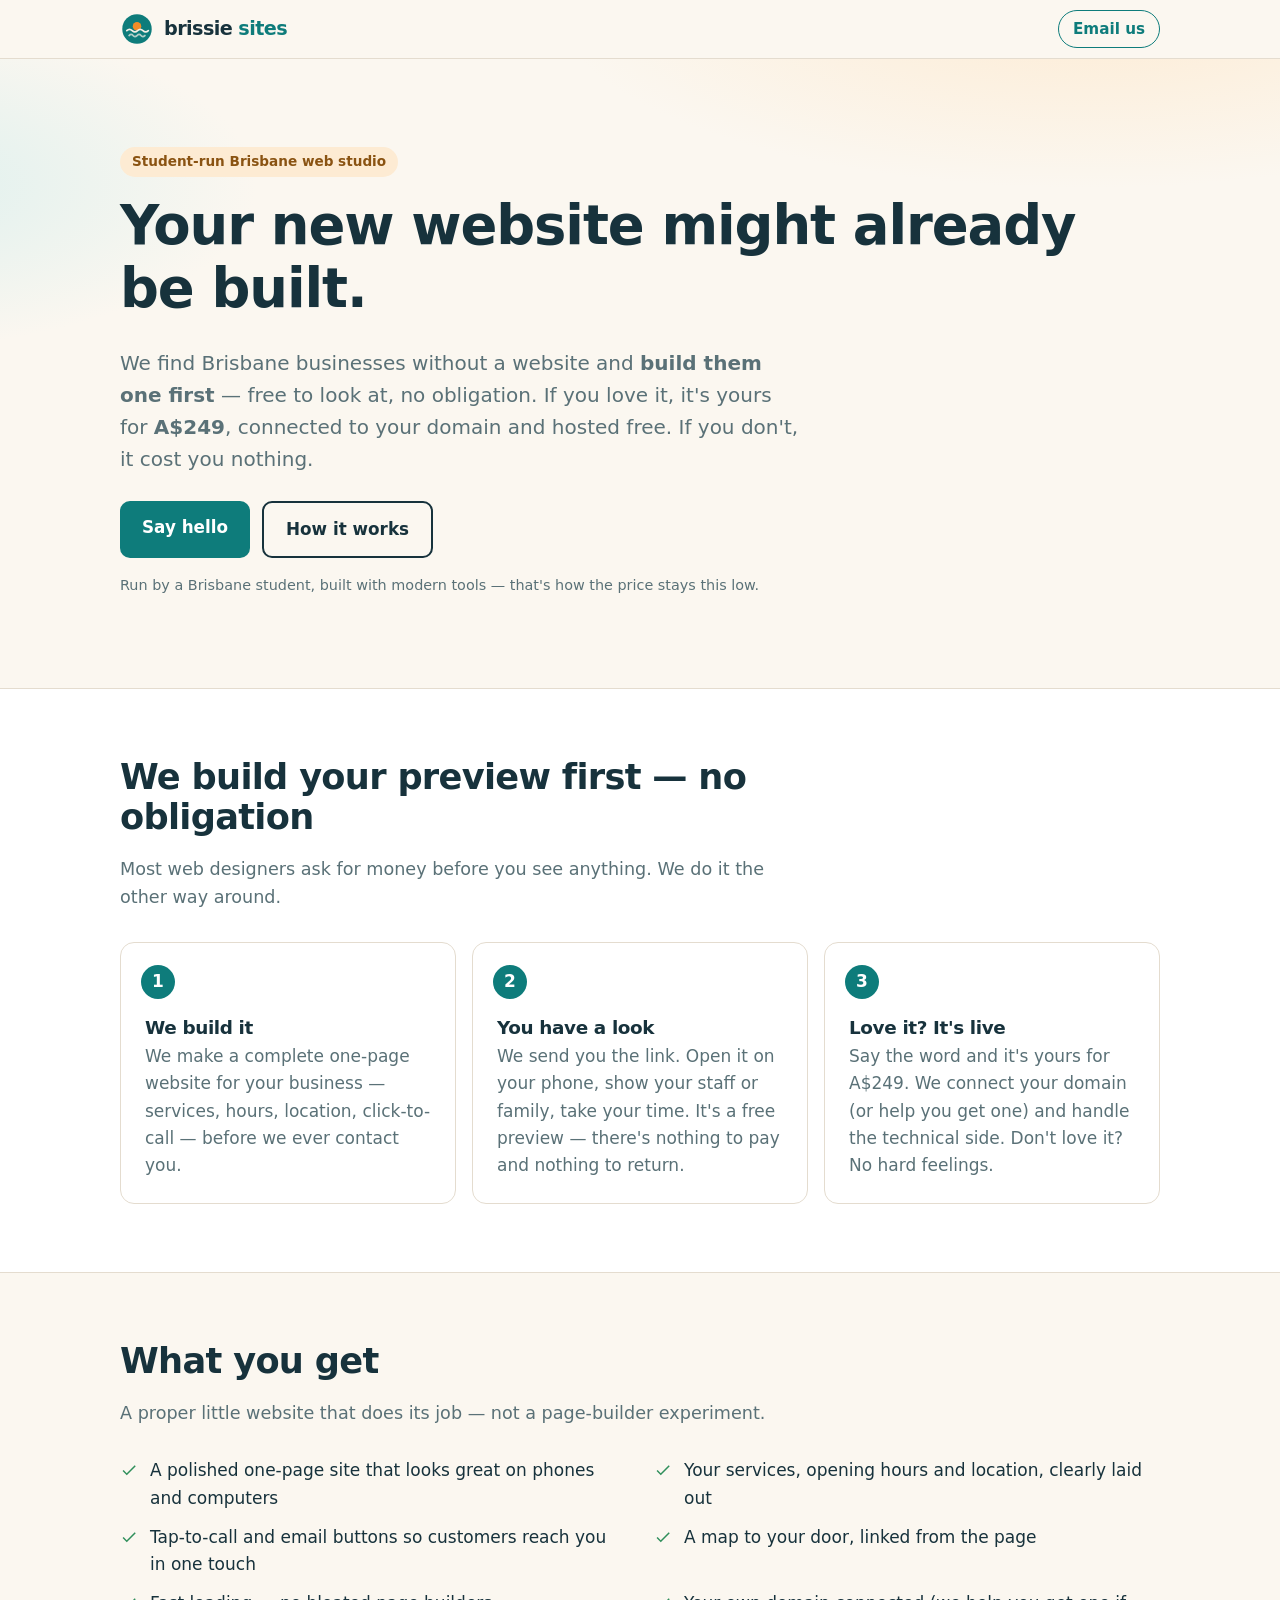
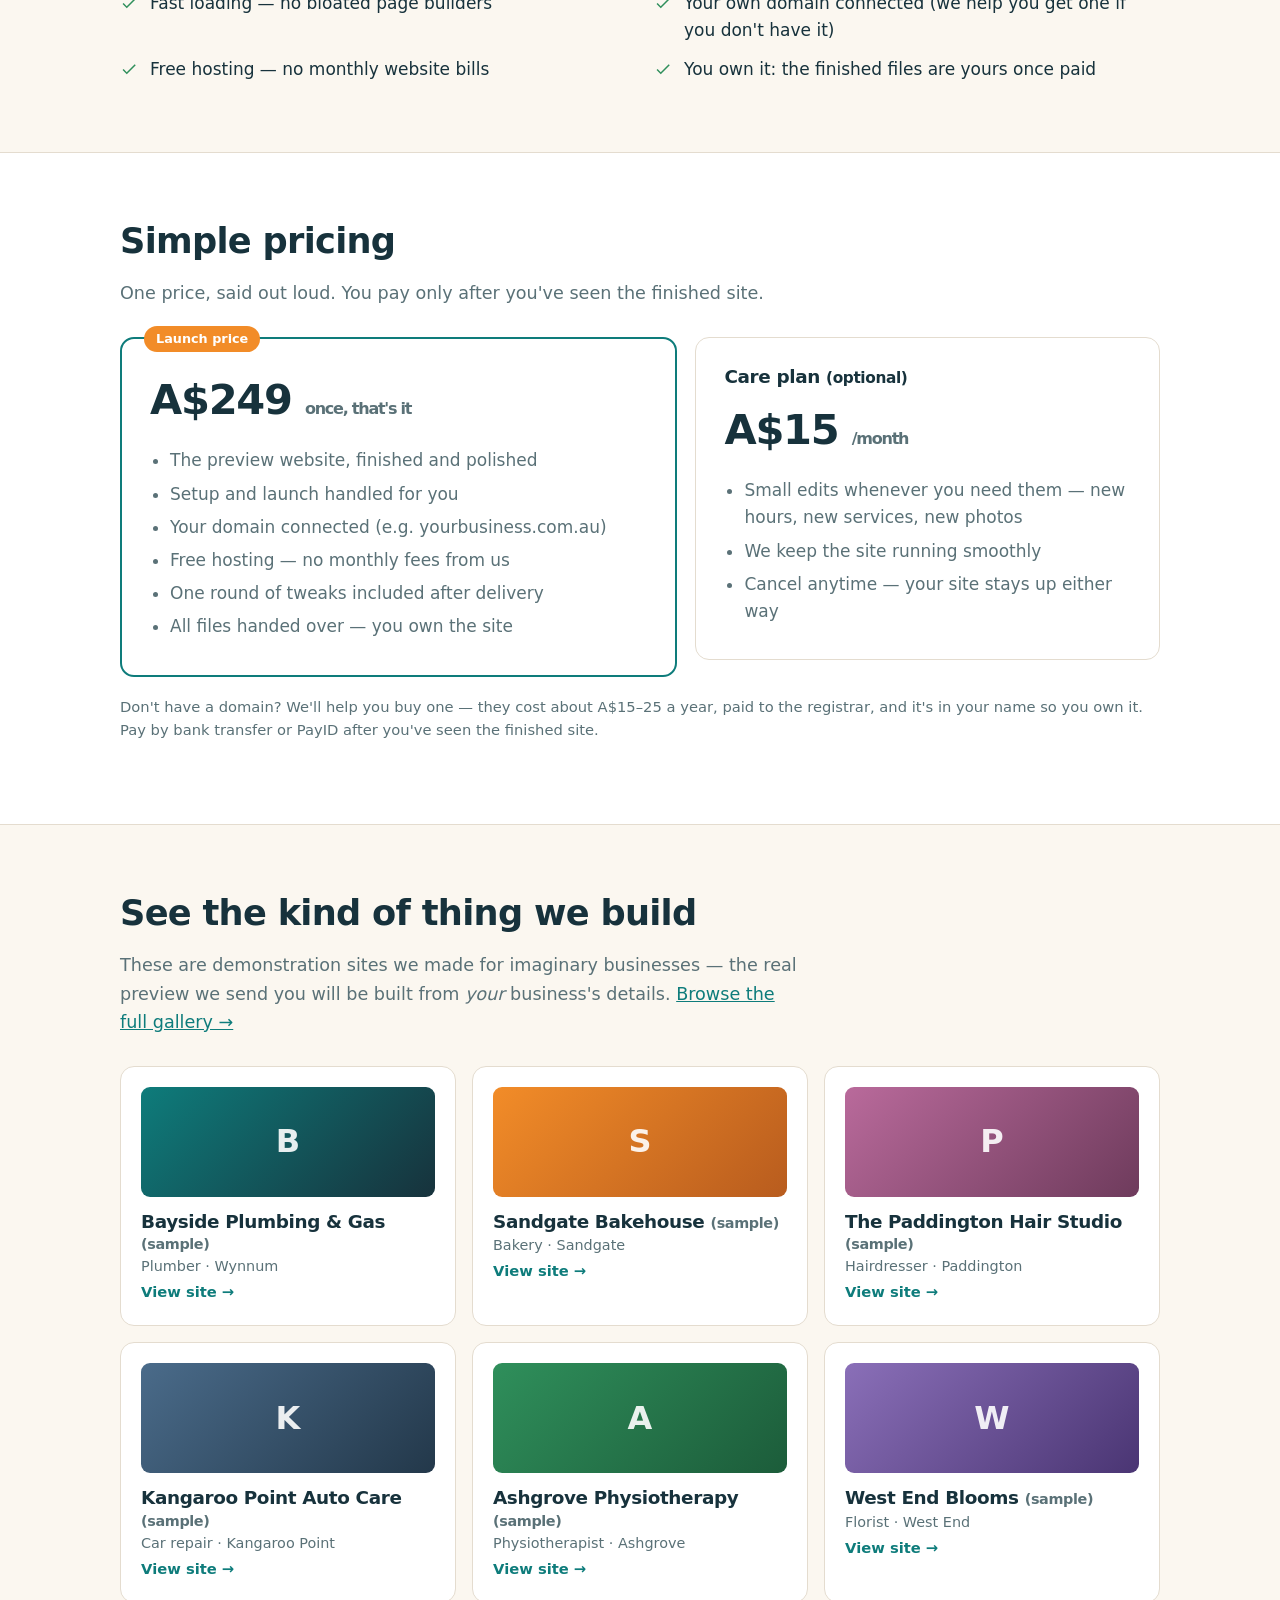
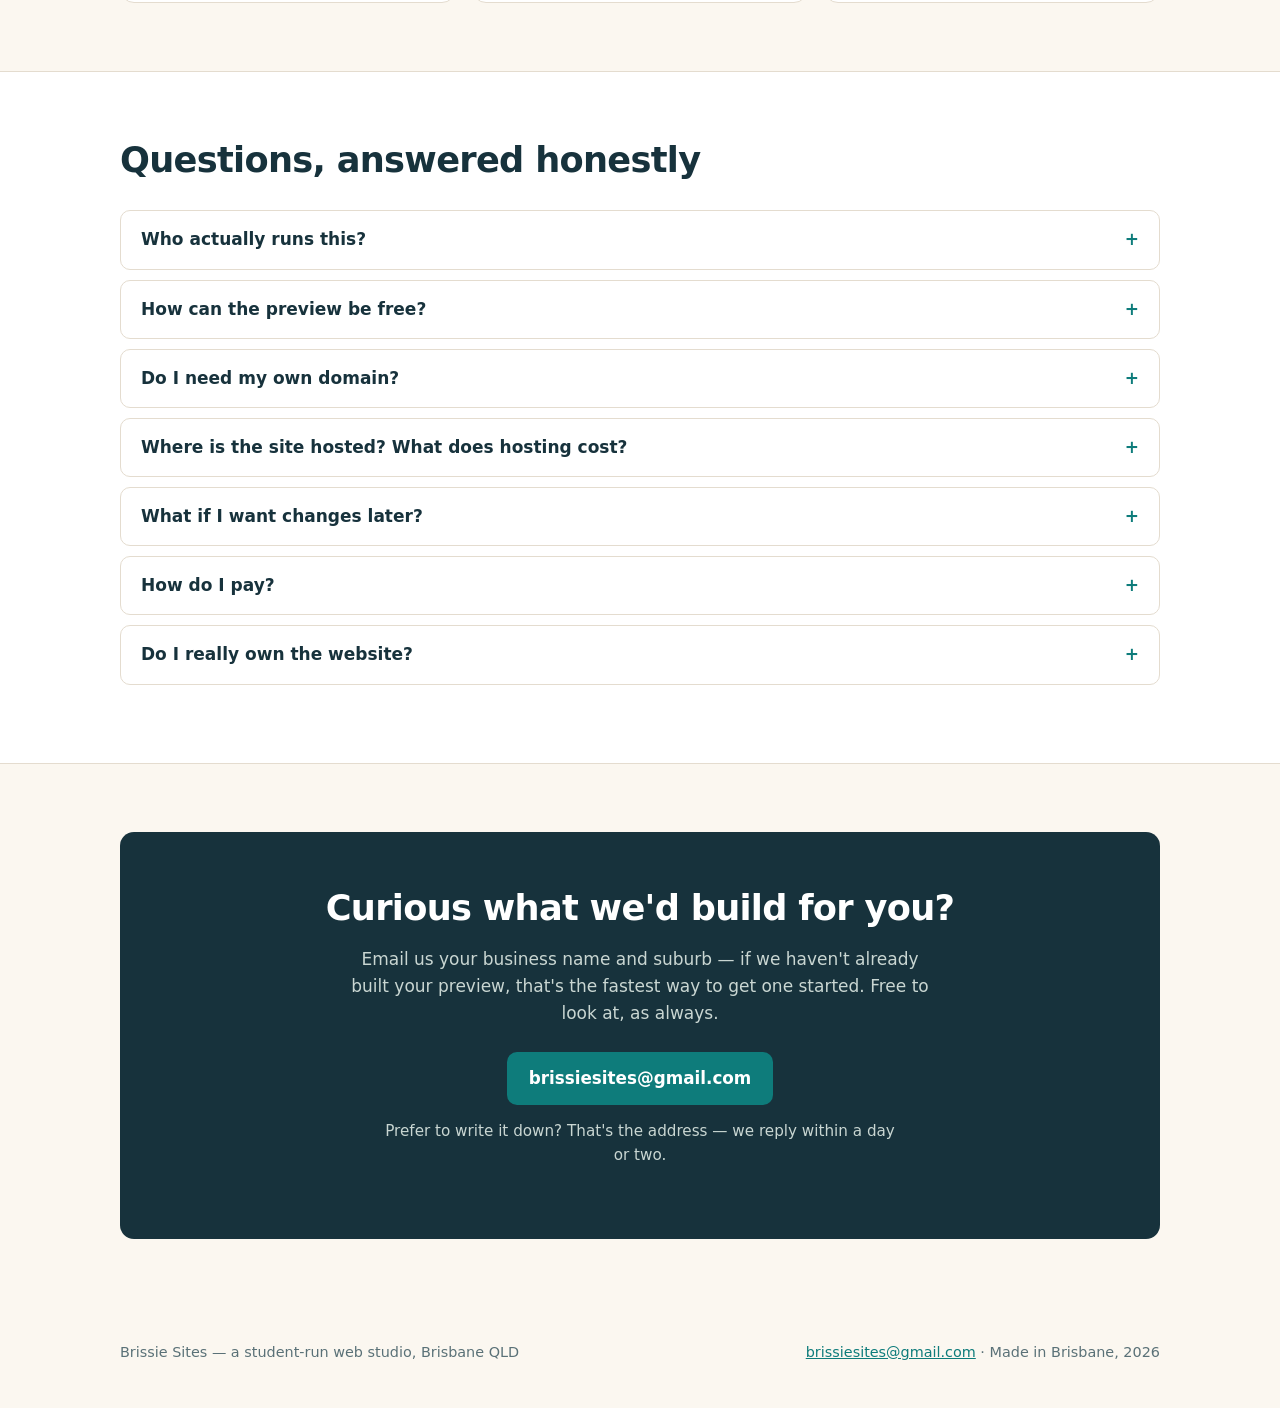
<file: studio-site/index.html>
<!DOCTYPE html>
<!--
  ============================================================
  SITE SETTINGS — edit these two values in one place:
    BRAND NAME:     Brissie Sites        (search "Brissie Sites")
    CONTACT EMAIL:  brissiesites@gmail.com (search "brissiesites@gmail.com")
  Swap with find-and-replace when the brand or inbox changes.
  ============================================================
-->
<html lang="en-AU">
<head>
<meta charset="UTF-8">
<meta name="viewport" content="width=device-width, initial-scale=1.0">
<title>Brissie Sites — your website, built before you pay | Brisbane web studio</title>
<meta name="description" content="A student-run Brisbane web studio. We build a finished one-page website for your business before we even contact you — free to look at, A$249 to keep, hosting included.">
<meta property="og:title" content="Brissie Sites — we build it first, you pay if you love it">
<meta property="og:description" content="Free preview website for your Brisbane business. A$249 once, domain connected, free hosting. No obligation.">
<meta property="og:type" content="website">
<link rel="stylesheet" href="styles.css">
</head>
<body>

<header class="site-header">
  <div class="wrap">
    <a class="brand" href="#top" aria-label="Brissie Sites — home">
      <svg width="34" height="34" viewBox="0 0 120 120" aria-hidden="true">
        <circle cx="60" cy="60" r="52" fill="#0E7C7B"/>
        <circle cx="60" cy="50" r="15" fill="#F28C28"/>
        <path d="M24 66 q9.5 -9 19 0 t19 0 t19 0 t19 0" stroke="#F4EFE6" stroke-width="6" fill="none" stroke-linecap="round"/>
        <path d="M32 83 q8 -7.5 14 0 t14 0 t14 0 t14 0" stroke="#F4EFE6" stroke-width="6" fill="none" stroke-linecap="round" opacity="0.72"/>
      </svg>
      <span class="brand-name">brissie&nbsp;<span class="sites">sites</span></span>
    </a>
    <a class="nav-email" href="mailto:brissiesites@gmail.com">Email us</a>
  </div>
</header>

<main id="top">

  <!-- ============ HERO ============ -->
  <section class="hero">
    <div class="wrap">
      <span class="kicker">Student-run Brisbane web studio</span>
      <h1>Your new website might already be built.</h1>
      <p class="lede">We find Brisbane businesses without a website and <strong>build them one first</strong> —
        free to look at, no obligation. If you love it, it's yours for <strong>A$249</strong>,
        connected to your domain and hosted free. If you don't, it cost you nothing.</p>
      <div class="cta-row">
        <a class="btn btn-primary" href="mailto:brissiesites@gmail.com">Say hello</a>
        <a class="btn btn-ghost" href="#how">How it works</a>
      </div>
      <p class="micro">Run by a Brisbane student, built with modern tools — that's how the price stays this low.</p>
    </div>
  </section>

  <!-- ============ HOW IT WORKS ============ -->
  <section id="how" class="alt">
    <div class="wrap">
      <div class="section-head">
        <h2>We build your preview first — no obligation</h2>
        <p>Most web designers ask for money before you see anything. We do it the other way around.</p>
      </div>
      <ol class="steps">
        <li><span class="n">1</span>
          <h3>We build it</h3>
          <p>We make a complete one-page website for your business — services, hours, location, click-to-call — before we ever contact you.</p>
        </li>
        <li><span class="n">2</span>
          <h3>You have a look</h3>
          <p>We send you the link. Open it on your phone, show your staff or family, take your time. It's a free preview — there's nothing to pay and nothing to return.</p>
        </li>
        <li><span class="n">3</span>
          <h3>Love it? It's live</h3>
          <p>Say the word and it's yours for A$249. We connect your domain (or help you get one) and handle the technical side. Don't love it? No hard feelings.</p>
        </li>
      </ol>
    </div>
  </section>

  <!-- ============ WHAT YOU GET ============ -->
  <section id="get">
    <div class="wrap">
      <div class="section-head">
        <h2>What you get</h2>
        <p>A proper little website that does its job — not a page-builder experiment.</p>
      </div>
      <ul class="get-grid">
        <li>A polished one-page site that looks great on phones and computers</li>
        <li>Your services, opening hours and location, clearly laid out</li>
        <li>Tap-to-call and email buttons so customers reach you in one touch</li>
        <li>A map to your door, linked from the page</li>
        <li>Fast loading — no bloated page builders</li>
        <li>Your own domain connected (we help you get one if you don't have it)</li>
        <li>Free hosting — no monthly website bills</li>
        <li>You own it: the finished files are yours once paid</li>
      </ul>
    </div>
  </section>

  <!-- ============ PRICING ============ -->
  <section id="pricing" class="alt">
    <div class="wrap">
      <div class="section-head">
        <h2>Simple pricing</h2>
        <p>One price, said out loud. You pay only after you've seen the finished site.</p>
      </div>
      <div class="price-grid">
        <div class="price-card feature">
          <span class="flag">Launch price</span>
          <div class="amount">A$249 <small>once, that's it</small></div>
          <ul>
            <li>The preview website, finished and polished</li>
            <li>Setup and launch handled for you</li>
            <li>Your domain connected (e.g. yourbusiness.com.au)</li>
            <li>Free hosting — no monthly fees from us</li>
            <li>One round of tweaks included after delivery</li>
            <li>All files handed over — you own the site</li>
          </ul>
        </div>
        <div class="price-card">
          <h3>Care plan <small>(optional)</small></h3>
          <div class="amount">A$15 <small>/month</small></div>
          <ul>
            <li>Small edits whenever you need them — new hours, new services, new photos</li>
            <li>We keep the site running smoothly</li>
            <li>Cancel anytime — your site stays up either way</li>
          </ul>
        </div>
      </div>
      <p class="price-note">Don't have a domain? We'll help you buy one — they cost about
        A$15–25 a year, paid to the registrar, and it's in your name so you own it.
        Pay by bank transfer or PayID after you've seen the finished site.</p>
    </div>
  </section>

  <!-- ============ PORTFOLIO ============ -->
  <section id="work">
    <div class="wrap">
      <div class="section-head">
        <h2>See the kind of thing we build</h2>
        <p>These are demonstration sites we made for imaginary businesses — the real preview
          we send you will be built from <em>your</em> business's details.
          <a href="/_samples/">Browse the full gallery →</a></p>
      </div>
      <div class="samples-grid">
        <a class="sample-card" href="/_samples/bayside-plumbing/">
          <div class="thumb" style="background:linear-gradient(135deg,#0E7C7B,#17323C)">B</div>
          <h3>Bayside Plumbing &amp; Gas <span class="cat">(sample)</span></h3>
          <p class="cat">Plumber · Wynnum</p>
          <span class="view">View site →</span>
        </a>
        <a class="sample-card" href="/_samples/sandgate-bakehouse/">
          <div class="thumb" style="background:linear-gradient(135deg,#F28C28,#B85C1E)">S</div>
          <h3>Sandgate Bakehouse <span class="cat">(sample)</span></h3>
          <p class="cat">Bakery · Sandgate</p>
          <span class="view">View site →</span>
        </a>
        <a class="sample-card" href="/_samples/paddington-hair/">
          <div class="thumb" style="background:linear-gradient(135deg,#B96A9B,#6E3B5C)">P</div>
          <h3>The Paddington Hair Studio <span class="cat">(sample)</span></h3>
          <p class="cat">Hairdresser · Paddington</p>
          <span class="view">View site →</span>
        </a>
        <a class="sample-card" href="/_samples/kangaroo-point-auto/">
          <div class="thumb" style="background:linear-gradient(135deg,#4A6B8A,#23384A)">K</div>
          <h3>Kangaroo Point Auto Care <span class="cat">(sample)</span></h3>
          <p class="cat">Car repair · Kangaroo Point</p>
          <span class="view">View site →</span>
        </a>
        <a class="sample-card" href="/_samples/ashgrove-physio/">
          <div class="thumb" style="background:linear-gradient(135deg,#2F8F5B,#1C5C3A)">A</div>
          <h3>Ashgrove Physiotherapy <span class="cat">(sample)</span></h3>
          <p class="cat">Physiotherapist · Ashgrove</p>
          <span class="view">View site →</span>
        </a>
        <a class="sample-card" href="/_samples/west-end-blooms/">
          <div class="thumb" style="background:linear-gradient(135deg,#8A6FB8,#4A3573)">W</div>
          <h3>West End Blooms <span class="cat">(sample)</span></h3>
          <p class="cat">Florist · West End</p>
          <span class="view">View site →</span>
        </a>
      </div>
    </div>
  </section>

  <!-- ============ FAQ ============ -->
  <section id="faq" class="alt">
    <div class="wrap">
      <div class="section-head">
        <h2>Questions, answered honestly</h2>
      </div>
      <div class="faq">
        <details>
          <summary>Who actually runs this?</summary>
          <p>A student in Brisbane, with modern AI-assisted tools doing the heavy lifting.
            That's the whole secret to the price — low overheads, not cut corners. You get a
            real person on email and a finished site before any money is mentioned.</p>
        </details>
        <details>
          <summary>How can the preview be free?</summary>
          <p>Because building the site is how we prove we can do the job. We'd rather show you
            something real than send you a brochure about ourselves. If you don't want it,
            we've lost an afternoon, not your money.</p>
        </details>
        <details>
          <summary>Do I need my own domain?</summary>
          <p>If you already own one, we connect it free. If not, we'll help you buy one — roughly
            A$15–25/year paid to the registrar in your name, so it's yours. Want to start without
            one? We can launch on a free address first and connect a domain later.</p>
        </details>
        <details>
          <summary>Where is the site hosted? What does hosting cost?</summary>
          <p>Your site is plain, fast web pages hosted on a free static-web host — so there's no
            monthly hosting bill from us at all. The only recurring cost is your domain
            registration (~A$15–25/yr) if you choose to have one.</p>
        </details>
        <details>
          <summary>What if I want changes later?</summary>
          <p>One round of tweaks is included after delivery. After that you can take the
            A$15/month care plan (small edits whenever you need them, cancel anytime), ask us
            for a one-off change, or edit it yourself — you own all the files.</p>
        </details>
        <details>
          <summary>How do I pay?</summary>
          <p>Bank transfer or PayID, after you've seen the finished site and said yes. We'll send
            a simple invoice. No card payments, no deposits before you've seen the work.</p>
        </details>
        <details>
          <summary>Do I really own the website?</summary>
          <p>Yes. Once you've paid, the site and its files are yours — we'll hand them over and
            you're free to host or edit them anywhere. The domain (if you have one) is registered
            in your name too.</p>
        </details>
      </div>
    </div>
  </section>

  <!-- ============ CONTACT ============ -->
  <section id="contact">
    <div class="wrap">
      <div class="contact-band">
        <h2>Curious what we'd build for you?</h2>
        <p>Email us your business name and suburb — if we haven't already built your preview,
          that's the fastest way to get one started. Free to look at, as always.</p>
        <a class="btn btn-primary" href="mailto:brissiesites@gmail.com?subject=Preview%20request">brissiesites@gmail.com</a>
        <p class="email-fallback">Prefer to write it down? That's the address — we reply within a day or two.</p>
      </div>
    </div>
  </section>

</main>

<footer class="site-footer">
  <div class="wrap">
    <span>Brissie Sites — a student-run web studio, Brisbane QLD</span>
    <span><a href="mailto:brissiesites@gmail.com">brissiesites@gmail.com</a> · Made in Brisbane, 2026</span>
  </div>
</footer>

</body>
</html>
</file>
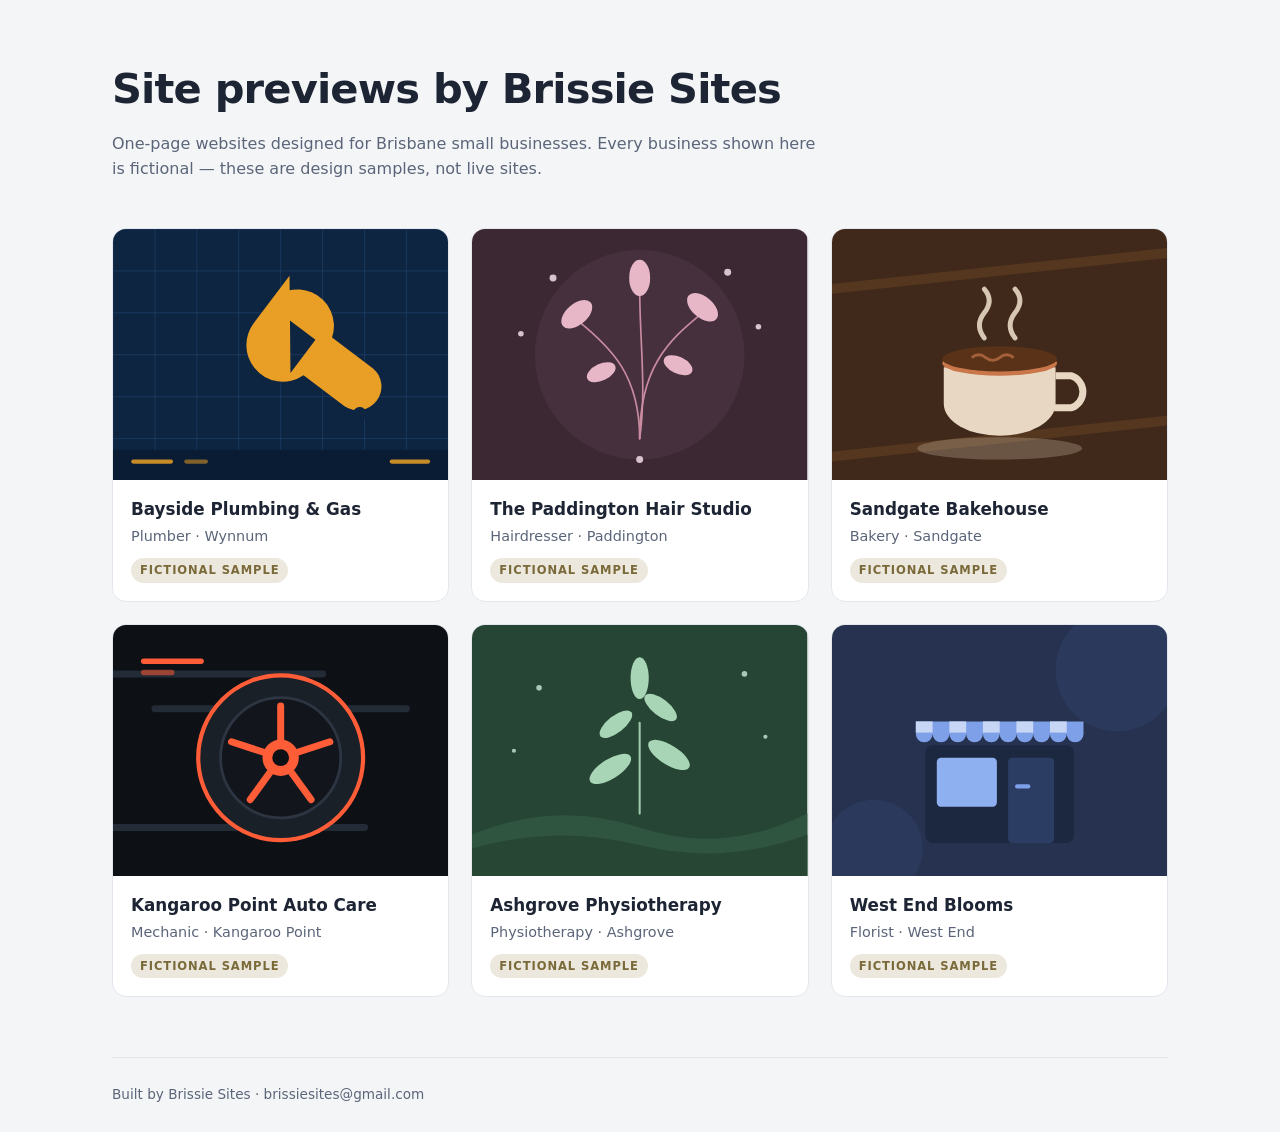
<file: previews/_samples/index.html>
<!doctype html>
<html lang="en-AU"><head>
<meta charset="utf-8"><meta name="viewport" content="width=device-width,initial-scale=1">
<meta name="robots" content="noindex">
<title>Site previews — Brissie Sites</title>
<meta name="description" content="Sample one-page websites built by Brissie Sites for Brisbane small businesses.">
<style>
*{box-sizing:border-box;margin:0;padding:0}
body{font-family:system-ui,"Segoe UI",Roboto,sans-serif;background:#f4f5f7;color:#1d2433;line-height:1.6}
.wrap{max-width:1100px;margin:0 auto;padding:0 22px}
header{padding:56px 0 10px}
h1{font-size:clamp(1.8rem,4vw,2.6rem);letter-spacing:-.02em}
.sub{color:#5b6579;max-width:44em;margin-top:8px}
.grid{display:grid;grid-template-columns:repeat(auto-fill,minmax(300px,1fr));gap:22px;padding:36px 0 60px}
.g-card{display:block;background:#fff;border:1px solid #e3e6ec;border-radius:14px;overflow:hidden;text-decoration:none;color:inherit;transition:transform .15s ease,box-shadow .15s ease}
.g-card:hover{transform:translateY(-3px);box-shadow:0 14px 34px rgb(20 30 60/.12)}
.g-art{aspect-ratio:4/3;overflow:hidden;line-height:0}
.g-art svg{width:100%;height:100%;object-fit:cover}
.g-meta{padding:16px 18px 18px;display:flex;flex-direction:column;gap:2px}
.g-meta strong{font-size:1.05rem}
.g-meta span{color:#5b6579;font-size:.9rem}
.g-chip{align-self:flex-start;margin-top:8px;font-style:normal;font-size:.72rem;font-weight:700;letter-spacing:.08em;text-transform:uppercase;background:#ece8dd;color:#7a6a3a;padding:3px 9px;border-radius:999px}
footer{border-top:1px solid #e3e6ec;padding:26px 0;color:#5b6579;font-size:.85rem}
</style></head><body><div class="wrap">
<header><h1>Site previews by Brissie Sites</h1>
<p class="sub">One-page websites designed for Brisbane small businesses. Every business shown here is fictional &mdash; these are design samples, not live sites.</p></header>
<div class="grid"><a class="g-card" href="./bayside-plumbing/">
    <div class="g-art"><svg xmlns="http://www.w3.org/2000/svg" viewBox="0 0 480 360" role="img" aria-hidden="true">
    <rect width="480" height="360" fill="#0e2542"/>
    <g stroke="#1d4268" stroke-width="1">
      <line x1="0" y1="0" x2="0" y2="360"/><line x1="60" y1="0" x2="60" y2="360"/><line x1="120" y1="0" x2="120" y2="360"/><line x1="180" y1="0" x2="180" y2="360"/><line x1="240" y1="0" x2="240" y2="360"/><line x1="300" y1="0" x2="300" y2="360"/><line x1="360" y1="0" x2="360" y2="360"/><line x1="420" y1="0" x2="420" y2="360"/><line x1="480" y1="0" x2="480" y2="360"/>
      <line x1="0" y1="0" x2="480" y2="0"/><line x1="0" y1="60" x2="480" y2="60"/><line x1="0" y1="120" x2="480" y2="120"/><line x1="0" y1="180" x2="480" y2="180"/><line x1="0" y1="240" x2="480" y2="240"/><line x1="0" y1="300" x2="480" y2="300"/><line x1="0" y1="360" x2="480" y2="360"/>
    </g>
    <g transform="translate(118 58) rotate(-8 120 120)">
      <path d="M150 12 90 72a52 52 0 0 0-8 64 52 52 0 0 0 68 20l52 52a34 34 0 0 0 48-48l-52-52a52 52 0 0 0-20-68 52 52 0 0 0-64 8l60 60-42 42z" fill="#f5a524" opacity="0.95"/>
      <circle cx="222" cy="222" r="10" fill="#0e2542"/>
    </g>
    <rect x="0" y="316" width="480" height="44" fill="#0a1c33"/>
    <g fill="#f5a524"><rect x="26" y="330" width="60" height="6" rx="3" opacity=".8"/><rect x="102" y="330" width="34" height="6" rx="3" opacity=".5"/><rect x="396" y="330" width="58" height="6" rx="3" opacity=".8"/></g>
  </svg></div>
    <div class="g-meta"><strong>Bayside Plumbing &amp; Gas</strong><span>Plumber · Wynnum</span>
    <em class="g-chip">Fictional sample</em></div></a>
<a class="g-card" href="./paddington-hair/">
    <div class="g-art"><svg xmlns="http://www.w3.org/2000/svg" viewBox="0 0 480 360" role="img" aria-hidden="true">
    <rect width="480" height="360" fill="#3b2833"/>
    <circle cx="240" cy="180" r="150" fill="#46303d"/>
    <g fill="none" stroke="#c98ba1" stroke-width="2.4" stroke-linecap="round">
      <path d="M240 300 C 240 210 200 170 150 130"/>
      <path d="M240 300 C 240 200 280 160 330 120"/>
      <path d="M240 300 C 250 230 240 160 240 84"/>
    </g>
    <g fill="#e7b7c8">
      <ellipse cx="150" cy="122" rx="26" ry="15" transform="rotate(-40 150 122)"/>
      <ellipse cx="330" cy="112" rx="26" ry="15" transform="rotate(40 330 112)"/>
      <ellipse cx="240" cy="70" rx="15" ry="26"/>
      <ellipse cx="185" cy="205" rx="22" ry="12" transform="rotate(-25 185 205)"/>
      <ellipse cx="295" cy="195" rx="22" ry="12" transform="rotate(25 295 195)"/>
    </g>
    <g fill="#f4dde6" opacity=".85"><circle cx="116" cy="70" r="5"/><circle cx="366" cy="62" r="5"/><circle cx="410" cy="140" r="4"/><circle cx="70" cy="150" r="4"/><circle cx="240" cy="330" r="5"/></g>
  </svg></div>
    <div class="g-meta"><strong>The Paddington Hair Studio</strong><span>Hairdresser · Paddington</span>
    <em class="g-chip">Fictional sample</em></div></a>
<a class="g-card" href="./sandgate-bakehouse/">
    <div class="g-art"><svg xmlns="http://www.w3.org/2000/svg" viewBox="0 0 480 360" role="img" aria-hidden="true">
    <rect width="480" height="360" fill="#40291a"/>
    <g stroke="#55371f" stroke-width="14"><line x1="-40" y1="90" x2="520" y2="30"/><line x1="-40" y1="330" x2="520" y2="270"/></g>
    <g transform="translate(140 88)">
      <path d="M20 110 h160 v52 a80 46 0 0 1 -160 0 z" fill="#e8d8c3"/>
      <path d="M180 122 h22 a24 24 0 0 1 0 46 h-24" fill="none" stroke="#e8d8c3" stroke-width="10"/>
      <ellipse cx="100" cy="104" rx="82" ry="18" fill="#c9764a"/>
      <ellipse cx="100" cy="98" rx="82" ry="18" fill="#5a3218"/>
      <path d="M60 96 q10 -8 20 0 q10 8 20 0 q10 -8 20 0" stroke="#a4603a" stroke-width="4" fill="none"/>
      <g stroke="#e8d8c3" stroke-width="7" stroke-linecap="round" fill="none" opacity=".9">
        <path d="M78 68 q-14 -18 0 -36 q14 -18 0 -34"/>
        <path d="M122 68 q-14 -18 0 -36 q14 -18 0 -34"/>
      </g>
      <ellipse cx="100" cy="226" rx="118" ry="16" fill="#e8d8c3" opacity=".25"/>
    </g>
  </svg></div>
    <div class="g-meta"><strong>Sandgate Bakehouse</strong><span>Bakery · Sandgate</span>
    <em class="g-chip">Fictional sample</em></div></a>
<a class="g-card" href="./kangaroo-point-auto/">
    <div class="g-art"><svg xmlns="http://www.w3.org/2000/svg" viewBox="0 0 480 360" role="img" aria-hidden="true">
    <rect width="480" height="360" fill="#0d1014"/>
    <g stroke="#232b36" stroke-width="10" stroke-linecap="round">
      <line x1="0" y1="70" x2="300" y2="70"/><line x1="60" y1="120" x2="420" y2="120"/><line x1="0" y1="290" x2="360" y2="290"/>
    </g>
    <g transform="translate(240 190)">
      <circle r="118" fill="#1a2027"/>
      <circle r="118" fill="none" stroke="#ff5c38" stroke-width="6"/>
      <circle r="86" fill="#12161c" stroke="#2c3541" stroke-width="4"/>
      <g stroke="#ff5c38" stroke-width="10" stroke-linecap="round">
        <line x1="0" y1="0" x2="0.0" y2="-74.0"/><line x1="0" y1="0" x2="70.4" y2="-22.9"/><line x1="0" y1="0" x2="43.5" y2="59.9"/><line x1="0" y1="0" x2="-43.5" y2="59.9"/><line x1="0" y1="0" x2="-70.4" y2="-22.9"/>
      </g>
      <circle r="26" fill="#ff5c38"/><circle r="12" fill="#0d1014"/>
    </g>
    <g fill="#ff5c38"><rect x="40" y="48" width="90" height="8" rx="4"/><rect x="40" y="64" width="48" height="8" rx="4" opacity=".55"/></g>
  </svg></div>
    <div class="g-meta"><strong>Kangaroo Point Auto Care</strong><span>Mechanic · Kangaroo Point</span>
    <em class="g-chip">Fictional sample</em></div></a>
<a class="g-card" href="./ashgrove-physio/">
    <div class="g-art"><svg xmlns="http://www.w3.org/2000/svg" viewBox="0 0 480 360" role="img" aria-hidden="true">
    <rect width="480" height="360" fill="#264534"/>
    <path d="M0 300 Q120 250 240 290 T480 270 V360 H0 Z" fill="#2f5540"/>
    <path d="M0 320 Q120 285 240 315 T480 300 V360 H0 Z" fill="#274734"/>
    <g transform="translate(240 120)">
      <g fill="none" stroke="#9ec9ad" stroke-width="3" stroke-linecap="round"><path d="M0 150 V20"/></g>
      <g fill="#a8d5b6">
        <ellipse cx="-42" cy="86" rx="34" ry="14" transform="rotate(-32 -42 86)"/>
        <ellipse cx="42" cy="66" rx="34" ry="14" transform="rotate(32 42 66)"/>
        <ellipse cx="-34" cy="22" rx="28" ry="12" transform="rotate(-38 -34 22)"/>
        <ellipse cx="30" cy="-2" rx="28" ry="12" transform="rotate(38 30 -2)"/>
        <ellipse cx="0" cy="-44" rx="13" ry="30"/>
      </g>
    </g>
    <g fill="#cfe8d7" opacity=".8"><circle cx="96" cy="90" r="4"/><circle cx="390" cy="70" r="4"/><circle cx="420" cy="160" r="3"/><circle cx="60" cy="180" r="3"/></g>
  </svg></div>
    <div class="g-meta"><strong>Ashgrove Physiotherapy</strong><span>Physiotherapy · Ashgrove</span>
    <em class="g-chip">Fictional sample</em></div></a>
<a class="g-card" href="./west-end-blooms/">
    <div class="g-art"><svg xmlns="http://www.w3.org/2000/svg" viewBox="0 0 480 360" role="img" aria-hidden="true">
    <rect width="480" height="360" fill="#26324f"/>
    <g fill="#31406a"><rect x="0" y="0" width="480" height="360" opacity="0"/><circle cx="408" cy="64" r="88" opacity=".55"/><circle cx="60" cy="320" r="70" opacity=".45"/></g>
    <g transform="translate(120 78)">
      <path d="M0 60 h240 v18 a12 12 0 0 1 -24 0 a12 12 0 0 1 -24 0 a12 12 0 0 1 -24 0 a12 12 0 0 1 -24 0 a12 12 0 0 1 -24 0 a12 12 0 0 1 -24 0 a12 12 0 0 1 -24 0 a12 12 0 0 1 -24 0 a12 12 0 0 1 -24 0 a12 12 0 0 1 -24 0 z" fill="#7ea0e8"/>
      <g fill="#c8d6f5"><rect x="0" y="60" width="24" height="16"/><rect x="48" y="60" width="24" height="16"/><rect x="96" y="60" width="24" height="16"/><rect x="144" y="60" width="24" height="16"/><rect x="192" y="60" width="24" height="16"/></g>
      <rect x="14" y="94" width="212" height="140" rx="10" fill="#1c2740"/>
      <rect x="30" y="112" width="86" height="70" rx="6" fill="#8fb0f0"/>
      <rect x="132" y="112" width="66" height="122" rx="6" fill="#2c3d63"/>
      <rect x="142" y="150" width="22" height="6" rx="3" fill="#7ea0e8"/>
    </g>
  </svg></div>
    <div class="g-meta"><strong>West End Blooms</strong><span>Florist · West End</span>
    <em class="g-chip">Fictional sample</em></div></a></div>
<footer>Built by Brissie Sites &middot; brissiesites@gmail.com</footer>
</div></body></html>
</file>
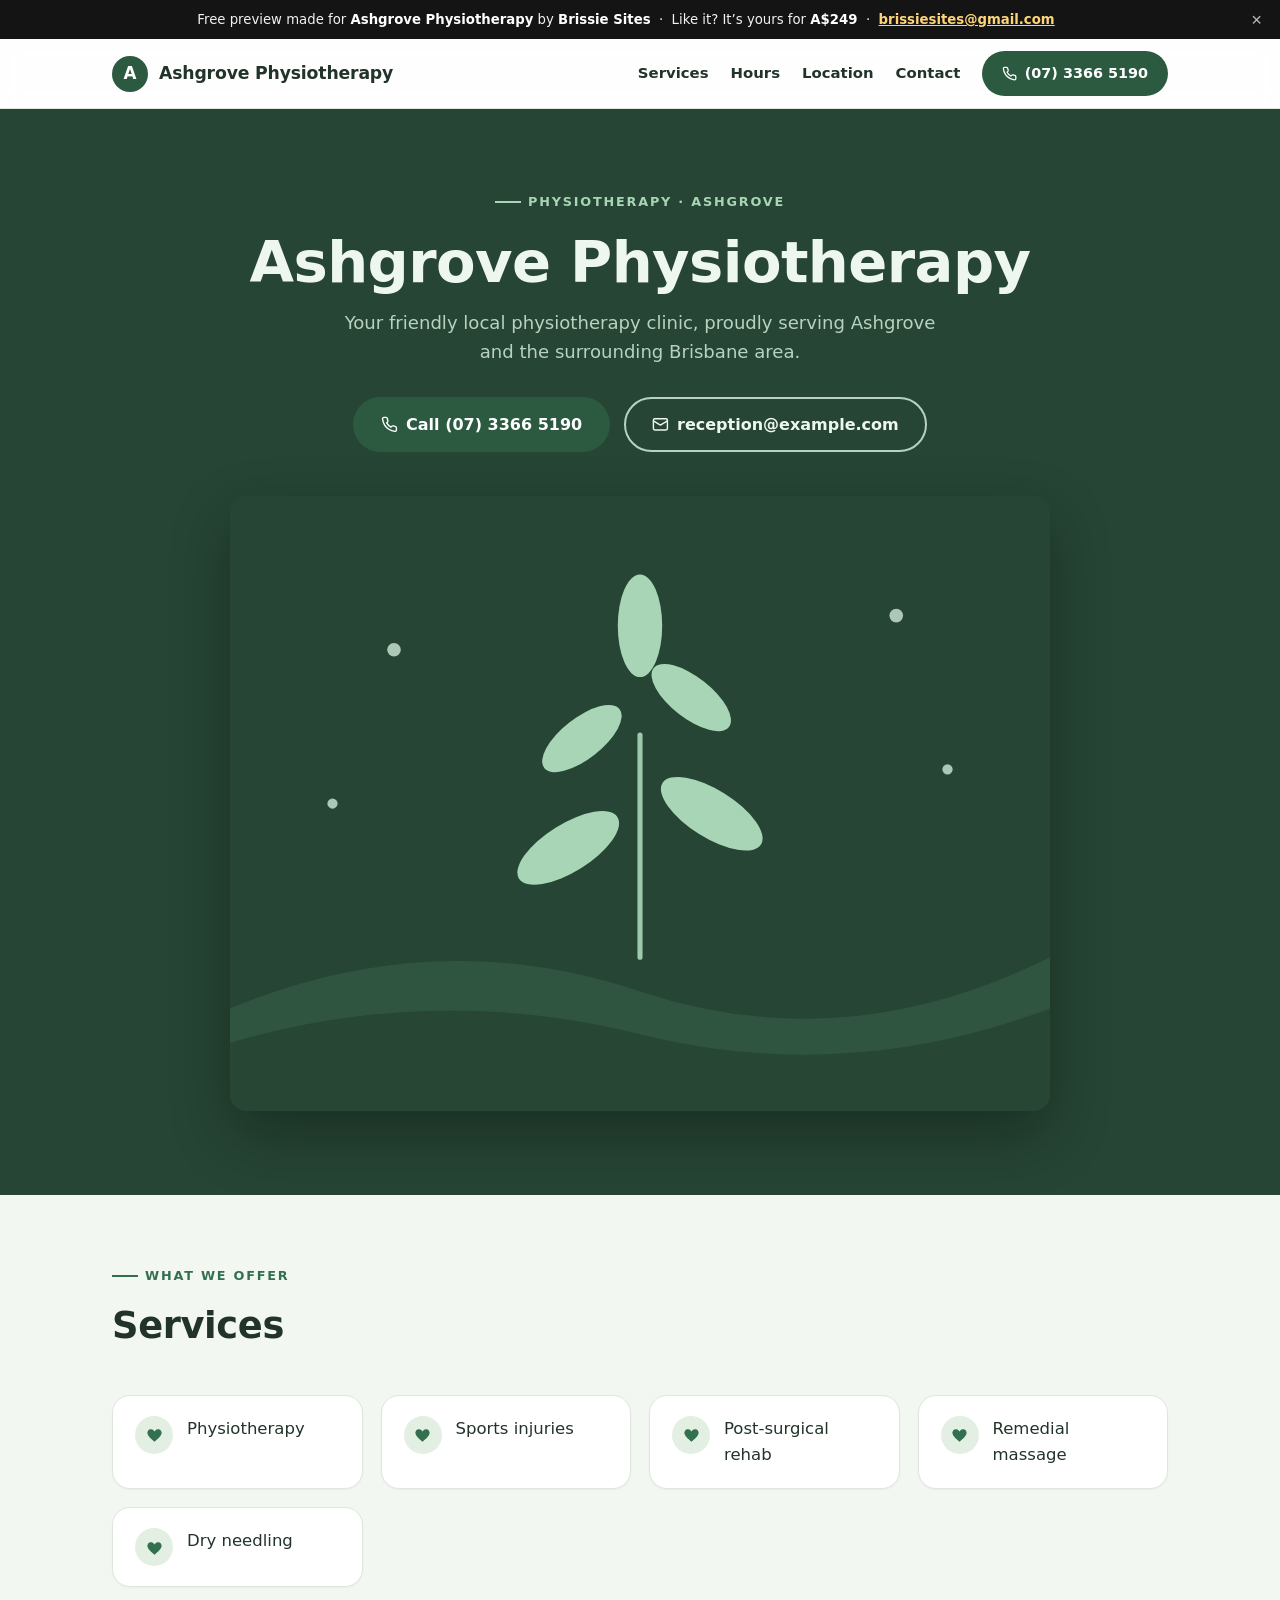
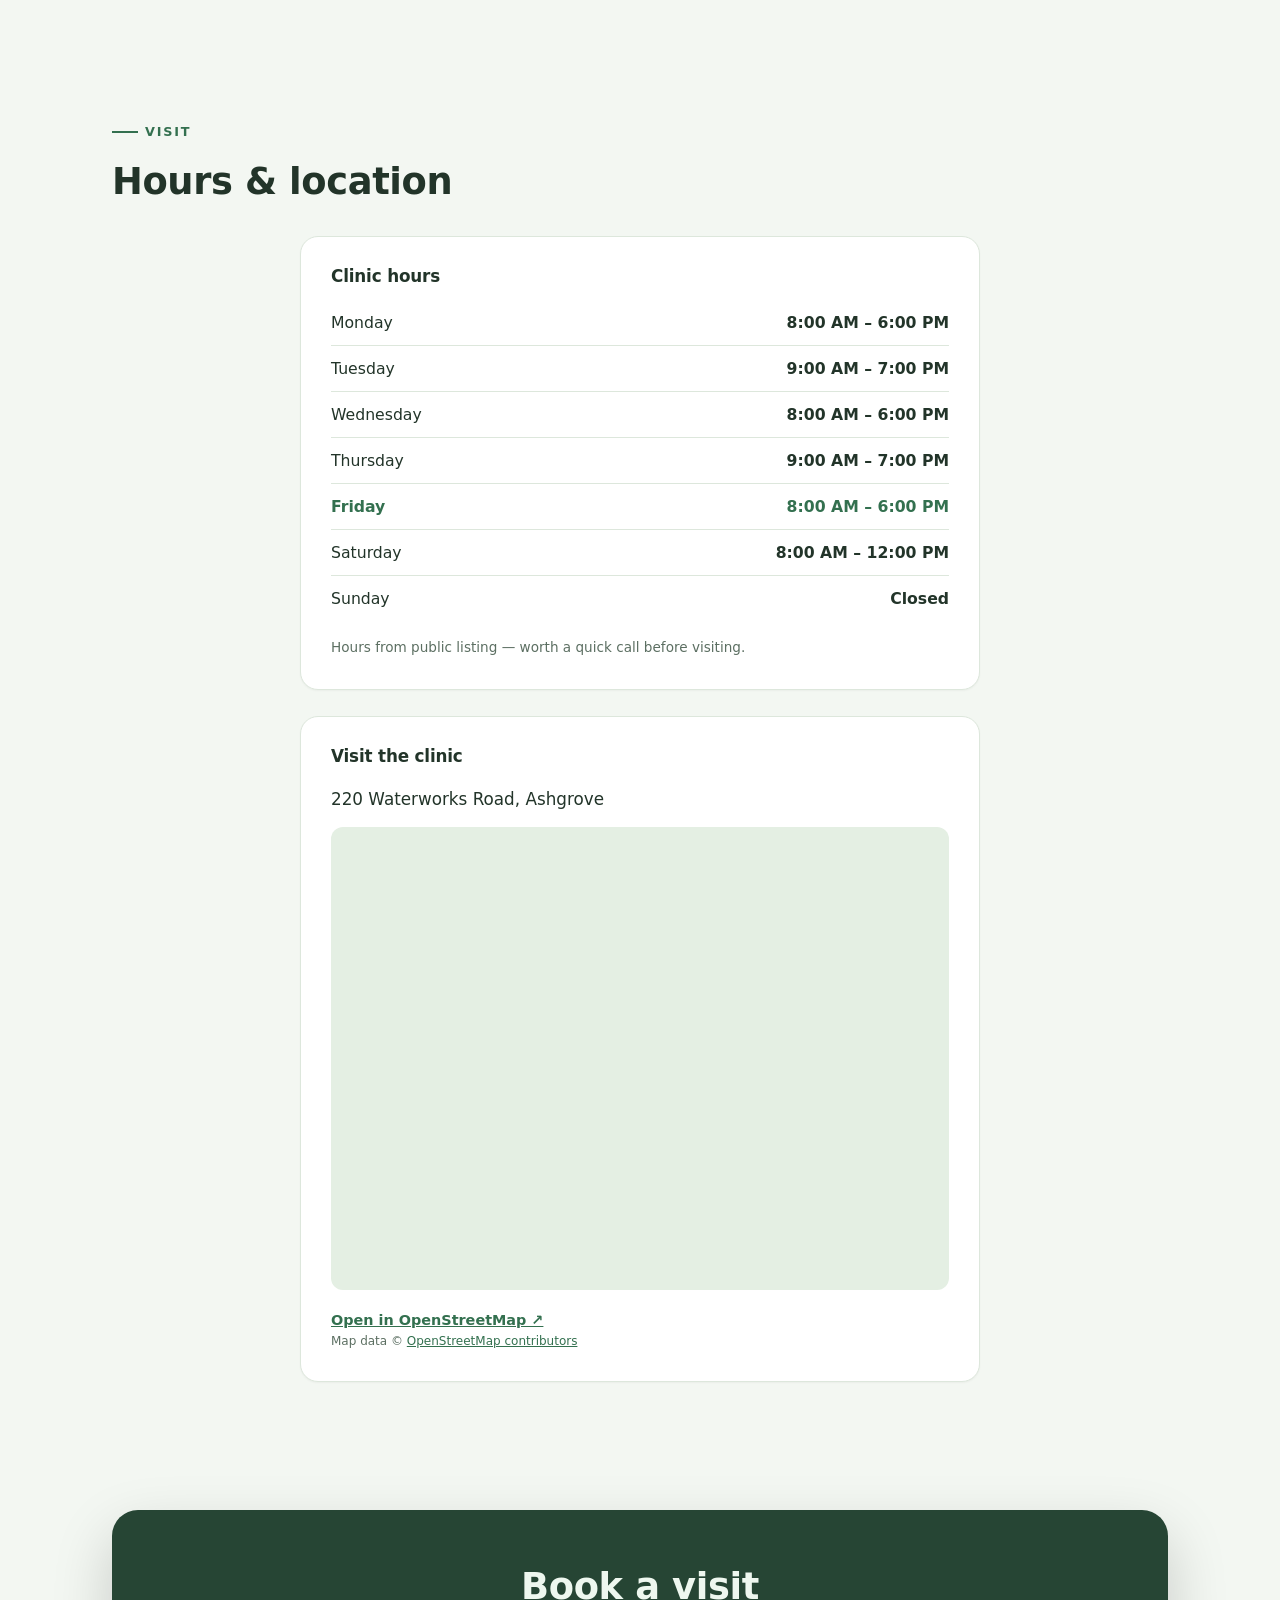
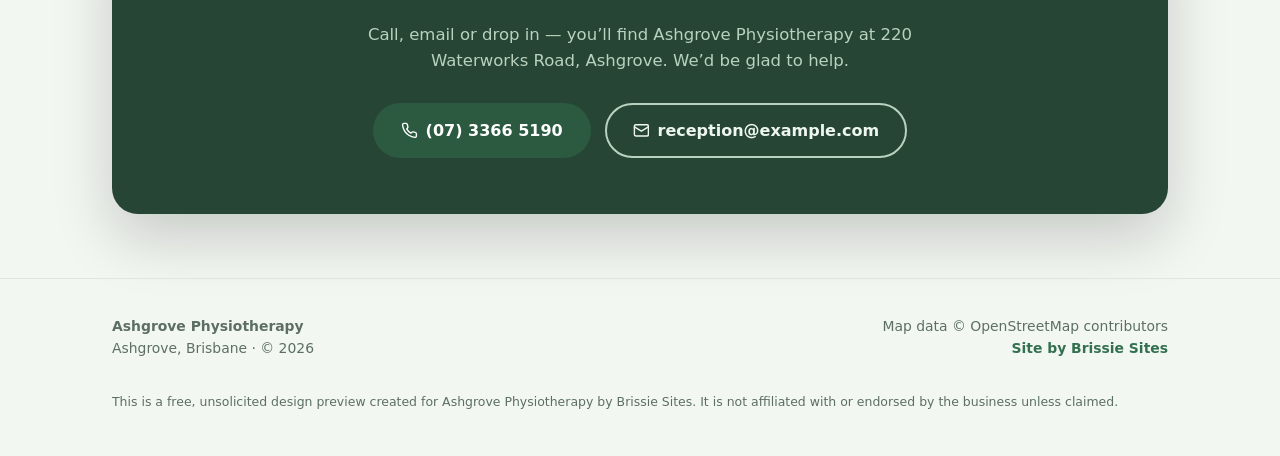
<file: previews/_samples/ashgrove-physio/index.html>
<!doctype html>
<html lang="en-AU">
<head>
<meta charset="utf-8">
<meta name="viewport" content="width=device-width,initial-scale=1">
<title>Ashgrove Physiotherapy — Physiotherapy in Ashgrove, Brisbane</title>
<meta name="description" content="Ashgrove Physiotherapy is a local physiotherapy clinic in Ashgrove, Brisbane. Services include physiotherapy, sports injuries, post-surgical rehab. Call (07) 33">
<meta name="robots" content="noindex">
<meta property="og:type" content="website">
<meta property="og:title" content="Ashgrove Physiotherapy — Physiotherapy in Ashgrove, Brisbane">
<meta property="og:description" content="Ashgrove Physiotherapy is a local physiotherapy clinic in Ashgrove, Brisbane. Services include physiotherapy, sports injuries, post-surgical rehab. Call (07) 33">
<meta property="og:locale" content="en_AU">
<meta name="theme-color" content="#264534">
<link rel="icon" href="data:image/svg+xml,%3Csvg xmlns='http://www.w3.org/2000/svg' viewBox='0 0 64 64'%3E%3Crect width='64' height='64' rx='14' fill='%232c5a40'/%3E%3Ctext x='32' y='44' font-family='system-ui,sans-serif' font-size='34' font-weight='700' text-anchor='middle' fill='%23ffffff'%3EA%3C/text%3E%3C/svg%3E">
<script type="application/ld+json">{"@context":"https://schema.org","@type":"PhysicalTherapist","name":"Ashgrove Physiotherapy","address":{"@type":"PostalAddress","streetAddress":"220 Waterworks Road","addressLocality":"Ashgrove","addressRegion":"QLD","addressCountry":"AU"},"telephone":"(07) 3366 5190","email":"reception@example.com","geo":{"@type":"GeoCoordinates","latitude":-27.4436,"longitude":152.9927},"openingHoursSpecification":[{"@type":"OpeningHoursSpecification","dayOfWeek":["Monday","Wednesday","Friday"],"opens":"08:00","closes":"18:00"},{"@type":"OpeningHoursSpecification","dayOfWeek":["Tuesday","Thursday"],"opens":"09:00","closes":"19:00"},{"@type":"OpeningHoursSpecification","dayOfWeek":["Saturday"],"opens":"08:00","closes":"12:00"}]}</script>
<style>
:root{--bg:#f3f7f2;--surface:#ffffff;--ink:#223429;--muted:#5c6f62;--deep:#264534;--deep-ink:#eef7ef;--deep-muted:#b9d2bf;--accent:#33704f;--accent-bg:#2c5a40;--accent-ink:#ffffff;--accent-on-deep:#a8d5b6;--line:#dde7dc;--chip:#e4efe3;--radius:18px;--btn-radius:999px;--font-d:ui-rounded,"SF Pro Rounded","Segoe UI",system-ui,sans-serif;--font-b:system-ui,"Segoe UI",Roboto,Helvetica,Arial,sans-serif}
*{box-sizing:border-box;margin:0;padding:0}
html{scroll-behavior:smooth}
body{font-family:var(--font-b);background:var(--bg);color:var(--ink);line-height:1.6;font-size:16.5px;-webkit-font-smoothing:antialiased}
img,svg{max-width:100%;display:block}
a{color:var(--accent)}
.wrap{max-width:1100px;margin:0 auto;padding:0 22px}
section{padding:64px 0}
h1,h2,h3{font-family:var(--font-d);line-height:1.12;font-weight:800;letter-spacing:-.01em}
h2{font-size:clamp(1.7rem,3.4vw,2.3rem);margin-bottom:.4em}
h3{font-size:1.05rem}
.eyebrow{display:inline-flex;align-items:center;gap:.55em;font-size:.8rem;font-weight:700;letter-spacing:.14em;text-transform:uppercase;color:var(--accent);margin-bottom:18px}
.eyebrow::before{content:"";width:26px;height:2px;background:var(--accent);display:inline-block}
.hero .eyebrow{color:var(--accent-on-deep)}
.hero .eyebrow::before{background:var(--accent-on-deep)}
.lede{font-size:1.13rem;color:var(--deep-muted);max-width:34em;margin:14px 0 30px}
.btn{display:inline-flex;align-items:center;gap:.5em;padding:13px 26px;border-radius:var(--btn-radius);font-weight:700;font-size:1rem;text-decoration:none;border:2px solid transparent;transition:transform .15s ease,box-shadow .15s ease;max-width:100%;min-width:0;overflow-wrap:anywhere;text-align:center}
.btn-primary{background:var(--accent-bg);color:var(--accent-ink)}
.btn-primary:hover{transform:translateY(-2px);box-shadow:0 8px 20px rgb(0 0 0/.22)}
.btn-ghost{border-color:var(--deep-muted);color:var(--deep-ink);background:transparent}
.btn-ghost:hover{border-color:var(--deep-ink)}
.btn svg{width:1.05em;height:1.05em;flex:none}
/* preview banner */
.pvbar{position:relative;z-index:60;display:flex;align-items:center;justify-content:center;gap:1em;flex-wrap:wrap;background:#141414;color:#f2f2f2;font-size:.83rem;padding:9px 46px 9px 18px;text-align:center}
.pvbar a{color:#ffd479;font-weight:700}
.pvbar strong{color:#fff}
.pvbar button{position:absolute;right:10px;top:50%;transform:translateY(-50%);background:transparent;border:0;color:#bbb;font-size:1.15rem;cursor:pointer;line-height:1;padding:4px 8px}
.pvbar button:hover{color:#fff}
/* header */
.site-head{position:sticky;top:0;z-index:50;background:color-mix(in srgb,var(--surface) 88%,transparent);backdrop-filter:blur(10px);border-bottom:1px solid var(--line)}
.site-head .wrap{display:flex;align-items:center;justify-content:space-between;gap:14px;padding-top:12px;padding-bottom:12px}
.brand{display:flex;align-items:center;gap:11px;text-decoration:none;color:var(--ink);font-family:var(--font-d);font-weight:800;font-size:1.08rem;letter-spacing:-.01em}
.brand .mark{width:36px;height:36px;flex:none;border-radius:50%;background:var(--accent-bg);color:var(--accent-ink);display:grid;place-items:center;font-size:1.05rem}
nav{display:flex;align-items:center;gap:22px}
nav a{color:var(--ink);text-decoration:none;font-size:.93rem;font-weight:600}
nav a:hover{color:var(--accent)}
nav .btn{padding:9px 18px;font-size:.9rem}
@media(max-width:640px){nav a.navlink{display:none}nav .btn{display:none}}
/* hero */
.hero{background:var(--deep);color:var(--deep-ink);padding:76px 0 84px;overflow:hidden}
.hero-grid{display:grid;grid-template-columns:1.02fr .98fr;gap:56px;align-items:center}
.hero-center{text-align:center;max-width:820px;margin:0 auto}
.hero-center .eyebrow{justify-content:center}
.hero-center .lede{margin-left:auto;margin-right:auto}
.hero-art{border-radius:var(--radius);overflow:hidden;box-shadow:0 24px 60px rgb(0 0 0/.3);line-height:0}
.hero-center .hero-art{margin-top:44px}
.hero h1{font-size:clamp(2.2rem,5.4vw,3.6rem)}
.cta-row{display:flex;gap:14px;flex-wrap:wrap}
.hero-center .cta-row{justify-content:center}
.hero .phone-chip{margin-top:22px;color:var(--deep-muted);font-size:.92rem}
/* services */
.svc-head{display:flex;align-items:end;justify-content:space-between;gap:20px;margin-bottom:34px}
.svc-head p{color:var(--muted);max-width:40em}
.svc-grid{display:grid;grid-template-columns:repeat(auto-fit,minmax(240px,1fr));gap:18px;list-style:none}
.svc-grid li{background:var(--surface);border:1px solid var(--line);border-radius:var(--radius);padding:20px 22px;display:flex;gap:14px;align-items:flex-start;box-shadow:0 1px 2px rgb(0 0 0/.04)}
.svc-grid li .ic{flex:none;width:38px;height:38px;border-radius:50%;background:var(--chip);color:var(--accent);display:grid;place-items:center}
.svc-grid li .ic svg{width:19px;height:19px}
.svc-rows{list-style:none;max-width:720px;margin:0 auto}
.svc-rows li{display:flex;align-items:center;gap:16px;padding:17px 4px;border-bottom:1px solid var(--line);font-family:var(--font-d);font-size:1.15rem}
.svc-rows li:last-child{border-bottom:0}
.svc-rows .dot{flex:none;width:9px;height:9px;border-radius:50%;background:var(--accent)}
.svc-rows .no{color:var(--accent);font-size:.8rem;letter-spacing:.1em;font-family:var(--font-b);font-weight:700;min-width:2.1em}
.svc-menu{list-style:none;display:grid;grid-template-columns:repeat(auto-fit,minmax(300px,1fr));column-gap:48px;max-width:860px;margin:0 auto;background:var(--surface);border:1px solid var(--line);border-radius:var(--radius);padding:34px 40px}
.svc-menu li{display:flex;align-items:baseline;gap:10px;padding:13px 0;border-bottom:1px dashed var(--line)}
.svc-menu li span:first-child{font-family:var(--font-d);font-size:1.12rem}
.svc-checks{list-style:none;display:grid;grid-template-columns:repeat(auto-fit,minmax(280px,1fr));gap:14px 34px;max-width:860px}
.svc-checks li{display:flex;gap:12px;align-items:flex-start;padding:6px 0;font-size:1.05rem}
.svc-checks .ic{flex:none;width:26px;height:26px;border-radius:6px;background:var(--chip);color:var(--accent);display:grid;place-items:center;margin-top:2px}
.svc-checks .ic svg{width:15px;height:15px}
/* info (hours + location) */
.info-grid{display:grid;grid-template-columns:1fr 1fr;gap:26px;align-items:stretch}
.info-grid.single{grid-template-columns:1fr;max-width:720px;margin:0 auto}
.info-grid.centered{grid-template-columns:minmax(0,680px);justify-content:center}
.card{background:var(--surface);border:1px solid var(--line);border-radius:var(--radius);padding:30px;box-shadow:0 1px 2px rgb(0 0 0/.04)}
.hours-table{width:100%;border-collapse:collapse;font-size:.98rem}
.hours-table td{padding:10px 0;border-bottom:1px solid var(--line)}
.hours-table tr:last-child td{border-bottom:0}
.hours-table td:last-child{text-align:right;font-weight:600;font-variant-numeric:tabular-nums}
.hours-table tr.today td{color:var(--accent);font-weight:800}
.hours-note{margin-top:16px;font-size:.85rem;color:var(--muted)}
.map-frame{width:100%;aspect-ratio:4/3;border:0;border-radius:calc(var(--radius) - 6px);background:var(--chip)}
.addr{font-size:1.05rem;margin:6px 0 14px}
.map-link{font-size:.9rem;font-weight:600}
.map-credit{font-size:.75rem;color:var(--muted);margin-top:10px}
.photos{display:grid;grid-template-columns:repeat(auto-fit,minmax(200px,1fr));gap:14px;margin-top:20px}
.photos img{width:100%;aspect-ratio:4/3;object-fit:cover;border-radius:calc(var(--radius) - 6px)}
/* contact */
.contact-band{background:var(--deep);color:var(--deep-ink);border-radius:calc(var(--radius) + 8px);padding:56px 48px;text-align:center;box-shadow:0 24px 60px rgb(0 0 0/.18)}
.contact-band h2{color:var(--deep-ink)}
.contact-band p{color:var(--deep-muted);max-width:38em;margin:0 auto 28px}
.contact-band .cta-row{justify-content:center}
/* footer */
.site-foot{border-top:1px solid var(--line);padding:36px 0 44px;font-size:.87rem;color:var(--muted)}
.site-foot .wrap{display:flex;justify-content:space-between;gap:18px;flex-wrap:wrap}
.site-foot .studio{color:var(--accent);font-weight:700;text-decoration:none}
.preview-note{width:100%;font-size:.78rem;margin-top:14px}
/* responsive */
@media(max-width:860px){
  .hero-grid{grid-template-columns:1fr;gap:38px}
  .hero{padding:60px 0 66px}
  .info-grid{grid-template-columns:1fr}
  .contact-band{padding:42px 24px}
  section{padding:50px 0}
  .svc-menu{padding:26px 22px}
}
@media(prefers-reduced-motion:reduce){*{scroll-behavior:auto;transition:none!important}}
:focus-visible{outline:3px solid var(--accent);outline-offset:2px;border-radius:4px}
</style>
</head>
<body>
<div class="pvbar" id="pvbar" role="region" aria-label="Preview notice">
  <span>Free preview made for <strong>Ashgrove Physiotherapy</strong> by <strong>Brissie Sites</strong>
  &nbsp;·&nbsp; Like it? It&rsquo;s yours for <strong>A$249</strong>
  &nbsp;·&nbsp; <a href="mailto:brissiesites@gmail.com">brissiesites@gmail.com</a></span>
  <button type="button" id="pv-dismiss" aria-label="Dismiss preview notice">&times;</button>
</div>
<header class="site-head"><div class="wrap">
  <a class="brand" href="#top"><span class="mark">A</span>Ashgrove Physiotherapy</a>
  <nav aria-label="Site">
    <a class="navlink" href="#services">Services</a>
    <a class="navlink" href="#hours">Hours</a>
    <a class="navlink" href="#location">Location</a>
    <a class="navlink" href="#contact">Contact</a>
    <a class="btn btn-primary" href="tel:0733665190"><svg viewBox="0 0 24 24" fill="none" stroke="currentColor" stroke-width="2" stroke-linecap="round" stroke-linejoin="round" aria-hidden="true"><path d="M22 16.9v3a2 2 0 0 1-2.2 2 19.8 19.8 0 0 1-8.6-3 19.5 19.5 0 0 1-6-6 19.8 19.8 0 0 1-3-8.7A2 2 0 0 1 4.1 2h3a2 2 0 0 1 2 1.7c.1 1 .4 2 .7 2.8a2 2 0 0 1-.5 2.1L8.1 9.9a16 16 0 0 0 6 6l1.3-1.2a2 2 0 0 1 2.1-.5c.9.3 1.9.6 2.8.7a2 2 0 0 1 1.7 2z"/></svg>(07) 3366 5190</a>
  </nav>
</div></header>
<main>
<section class="hero" id="top"><div class="wrap"><div class="hero-center">
        <span class="eyebrow">Physiotherapy · Ashgrove</span>
        <h1>Ashgrove Physiotherapy</h1>
        <p class="lede">Your friendly local physiotherapy clinic, proudly serving Ashgrove and the surrounding Brisbane area.</p>
        <div class="cta-row"><a class="btn btn-primary" href="tel:0733665190"><svg viewBox="0 0 24 24" fill="none" stroke="currentColor" stroke-width="2" stroke-linecap="round" stroke-linejoin="round" aria-hidden="true"><path d="M22 16.9v3a2 2 0 0 1-2.2 2 19.8 19.8 0 0 1-8.6-3 19.5 19.5 0 0 1-6-6 19.8 19.8 0 0 1-3-8.7A2 2 0 0 1 4.1 2h3a2 2 0 0 1 2 1.7c.1 1 .4 2 .7 2.8a2 2 0 0 1-.5 2.1L8.1 9.9a16 16 0 0 0 6 6l1.3-1.2a2 2 0 0 1 2.1-.5c.9.3 1.9.6 2.8.7a2 2 0 0 1 1.7 2z"/></svg>Call (07) 3366 5190</a>
<a class="btn btn-ghost" href="mailto:reception@example.com"><svg viewBox="0 0 24 24" fill="none" stroke="currentColor" stroke-width="2" stroke-linecap="round" stroke-linejoin="round" aria-hidden="true"><rect x="2" y="4" width="20" height="16" rx="2"/><path d="m22 7-10 6L2 7"/></svg>reception@example.com</a></div>
        <div class="hero-art"><svg xmlns="http://www.w3.org/2000/svg" viewBox="0 0 480 360" role="img" aria-hidden="true">
    <rect width="480" height="360" fill="#264534"/>
    <path d="M0 300 Q120 250 240 290 T480 270 V360 H0 Z" fill="#2f5540"/>
    <path d="M0 320 Q120 285 240 315 T480 300 V360 H0 Z" fill="#274734"/>
    <g transform="translate(240 120)">
      <g fill="none" stroke="#9ec9ad" stroke-width="3" stroke-linecap="round"><path d="M0 150 V20"/></g>
      <g fill="#a8d5b6">
        <ellipse cx="-42" cy="86" rx="34" ry="14" transform="rotate(-32 -42 86)"/>
        <ellipse cx="42" cy="66" rx="34" ry="14" transform="rotate(32 42 66)"/>
        <ellipse cx="-34" cy="22" rx="28" ry="12" transform="rotate(-38 -34 22)"/>
        <ellipse cx="30" cy="-2" rx="28" ry="12" transform="rotate(38 30 -2)"/>
        <ellipse cx="0" cy="-44" rx="13" ry="30"/>
      </g>
    </g>
    <g fill="#cfe8d7" opacity=".8"><circle cx="96" cy="90" r="4"/><circle cx="390" cy="70" r="4"/><circle cx="420" cy="160" r="3"/><circle cx="60" cy="180" r="3"/></g>
  </svg></div>
      </div></div></section>
<section id="services"><div class="wrap">
  <div class="svc-head"><div><span class="eyebrow">What we offer</span><h2>Services</h2></div></div>
  <ul class="svc-grid"><li><span class="ic"><svg viewBox="0 0 24 24" aria-hidden="true"><path d="M12 21C7 17 3 13.5 3 9.5A4.5 4.5 0 0 1 11 7l1 1.3L13 7a4.5 4.5 0 0 1 8 2.5c0 4-4 7.5-9 11.5z" fill="currentColor"/></svg></span><span>Physiotherapy</span></li><li><span class="ic"><svg viewBox="0 0 24 24" aria-hidden="true"><path d="M12 21C7 17 3 13.5 3 9.5A4.5 4.5 0 0 1 11 7l1 1.3L13 7a4.5 4.5 0 0 1 8 2.5c0 4-4 7.5-9 11.5z" fill="currentColor"/></svg></span><span>Sports injuries</span></li><li><span class="ic"><svg viewBox="0 0 24 24" aria-hidden="true"><path d="M12 21C7 17 3 13.5 3 9.5A4.5 4.5 0 0 1 11 7l1 1.3L13 7a4.5 4.5 0 0 1 8 2.5c0 4-4 7.5-9 11.5z" fill="currentColor"/></svg></span><span>Post-surgical rehab</span></li><li><span class="ic"><svg viewBox="0 0 24 24" aria-hidden="true"><path d="M12 21C7 17 3 13.5 3 9.5A4.5 4.5 0 0 1 11 7l1 1.3L13 7a4.5 4.5 0 0 1 8 2.5c0 4-4 7.5-9 11.5z" fill="currentColor"/></svg></span><span>Remedial massage</span></li><li><span class="ic"><svg viewBox="0 0 24 24" aria-hidden="true"><path d="M12 21C7 17 3 13.5 3 9.5A4.5 4.5 0 0 1 11 7l1 1.3L13 7a4.5 4.5 0 0 1 8 2.5c0 4-4 7.5-9 11.5z" fill="currentColor"/></svg></span><span>Dry needling</span></li></ul>
</div></section>
<section><div class="wrap"><span class="eyebrow">Visit</span>
  <h2 style="margin-bottom:34px">Hours &amp; location</h2>
  <div class="info-grid centered"><div class="card" id="hours"><h3>Clinic hours</h3><div style="height:14px"></div><table class="hours-table"><tbody><tr data-days="0"><td>Monday</td><td>8:00 AM – 6:00 PM</td></tr><tr data-days="1"><td>Tuesday</td><td>9:00 AM – 7:00 PM</td></tr><tr data-days="2"><td>Wednesday</td><td>8:00 AM – 6:00 PM</td></tr><tr data-days="3"><td>Thursday</td><td>9:00 AM – 7:00 PM</td></tr><tr data-days="4"><td>Friday</td><td>8:00 AM – 6:00 PM</td></tr><tr data-days="5"><td>Saturday</td><td>8:00 AM – 12:00 PM</td></tr><tr data-days="6"><td>Sunday</td><td>Closed</td></tr></tbody></table>
       <p class="hours-note">Hours from public listing — worth a quick call before visiting.</p></div>
<div class="card" id="location"><h3>Visit the clinic</h3><div style="height:14px"></div><p class="addr">220 Waterworks Road, Ashgrove</p><iframe class="map-frame" title="Map of Ashgrove Physiotherapy area" loading="lazy" referrerpolicy="no-referrer"
      src="https://www.openstreetmap.org/export/embed.html?bbox=152.98820,-27.44684,152.99720,-27.44036&amp;layer=mapnik&amp;marker=-27.4436,152.9927"></iframe><p class="map-credit"><a class="map-link" href="https://www.openstreetmap.org/?mlat=-27.4436&amp;mlon=152.9927#map=17/-27.4436/152.9927" target="_blank" rel="noopener">Open in OpenStreetMap &nearr;</a><br>Map data &copy; <a href="https://www.openstreetmap.org/copyright" target="_blank" rel="noopener">OpenStreetMap contributors</a></p></div></div>
</div></section>

<section id="contact"><div class="wrap"><div class="contact-band">
  <h2>Book a visit</h2>
  <p>Call, email or drop in — you&rsquo;ll find Ashgrove Physiotherapy at 220 Waterworks Road, Ashgrove. We&rsquo;d be glad to help.</p>
  <div class="cta-row"><a class="btn btn-primary" href="tel:0733665190"><svg viewBox="0 0 24 24" fill="none" stroke="currentColor" stroke-width="2" stroke-linecap="round" stroke-linejoin="round" aria-hidden="true"><path d="M22 16.9v3a2 2 0 0 1-2.2 2 19.8 19.8 0 0 1-8.6-3 19.5 19.5 0 0 1-6-6 19.8 19.8 0 0 1-3-8.7A2 2 0 0 1 4.1 2h3a2 2 0 0 1 2 1.7c.1 1 .4 2 .7 2.8a2 2 0 0 1-.5 2.1L8.1 9.9a16 16 0 0 0 6 6l1.3-1.2a2 2 0 0 1 2.1-.5c.9.3 1.9.6 2.8.7a2 2 0 0 1 1.7 2z"/></svg>(07) 3366 5190</a>
<a class="btn btn-ghost" href="mailto:reception@example.com"><svg viewBox="0 0 24 24" fill="none" stroke="currentColor" stroke-width="2" stroke-linecap="round" stroke-linejoin="round" aria-hidden="true"><rect x="2" y="4" width="20" height="16" rx="2"/><path d="m22 7-10 6L2 7"/></svg>reception@example.com</a></div>
</div></div></section>
</main>
<footer class="site-foot"><div class="wrap">
  <div><strong>Ashgrove Physiotherapy</strong><br>Ashgrove, Brisbane · &copy; 2026</div>
  <div style="text-align:right">Map data &copy; OpenStreetMap contributors<br><a class="studio" href="mailto:brissiesites@gmail.com">Site by Brissie Sites</a></div>
  <p class="preview-note">This is a free, unsolicited design preview created for Ashgrove Physiotherapy by Brissie Sites. It is not affiliated with or endorsed by the business unless claimed.</p>
</div></footer>
<script>(function(){var b=document.getElementById('pv-dismiss');if(b){b.addEventListener('click',function(){var e=document.getElementById('pvbar');if(e)e.remove()})}var d=(new Date().getDay()+6)%7;var t=document.querySelectorAll('tr[data-days]');for(var i=0;i<t.length;i++){if(t[i].getAttribute('data-days').split(',').indexOf(String(d))>-1)t[i].classList.add('today')}})();</script>
</body>
</html>
</file>
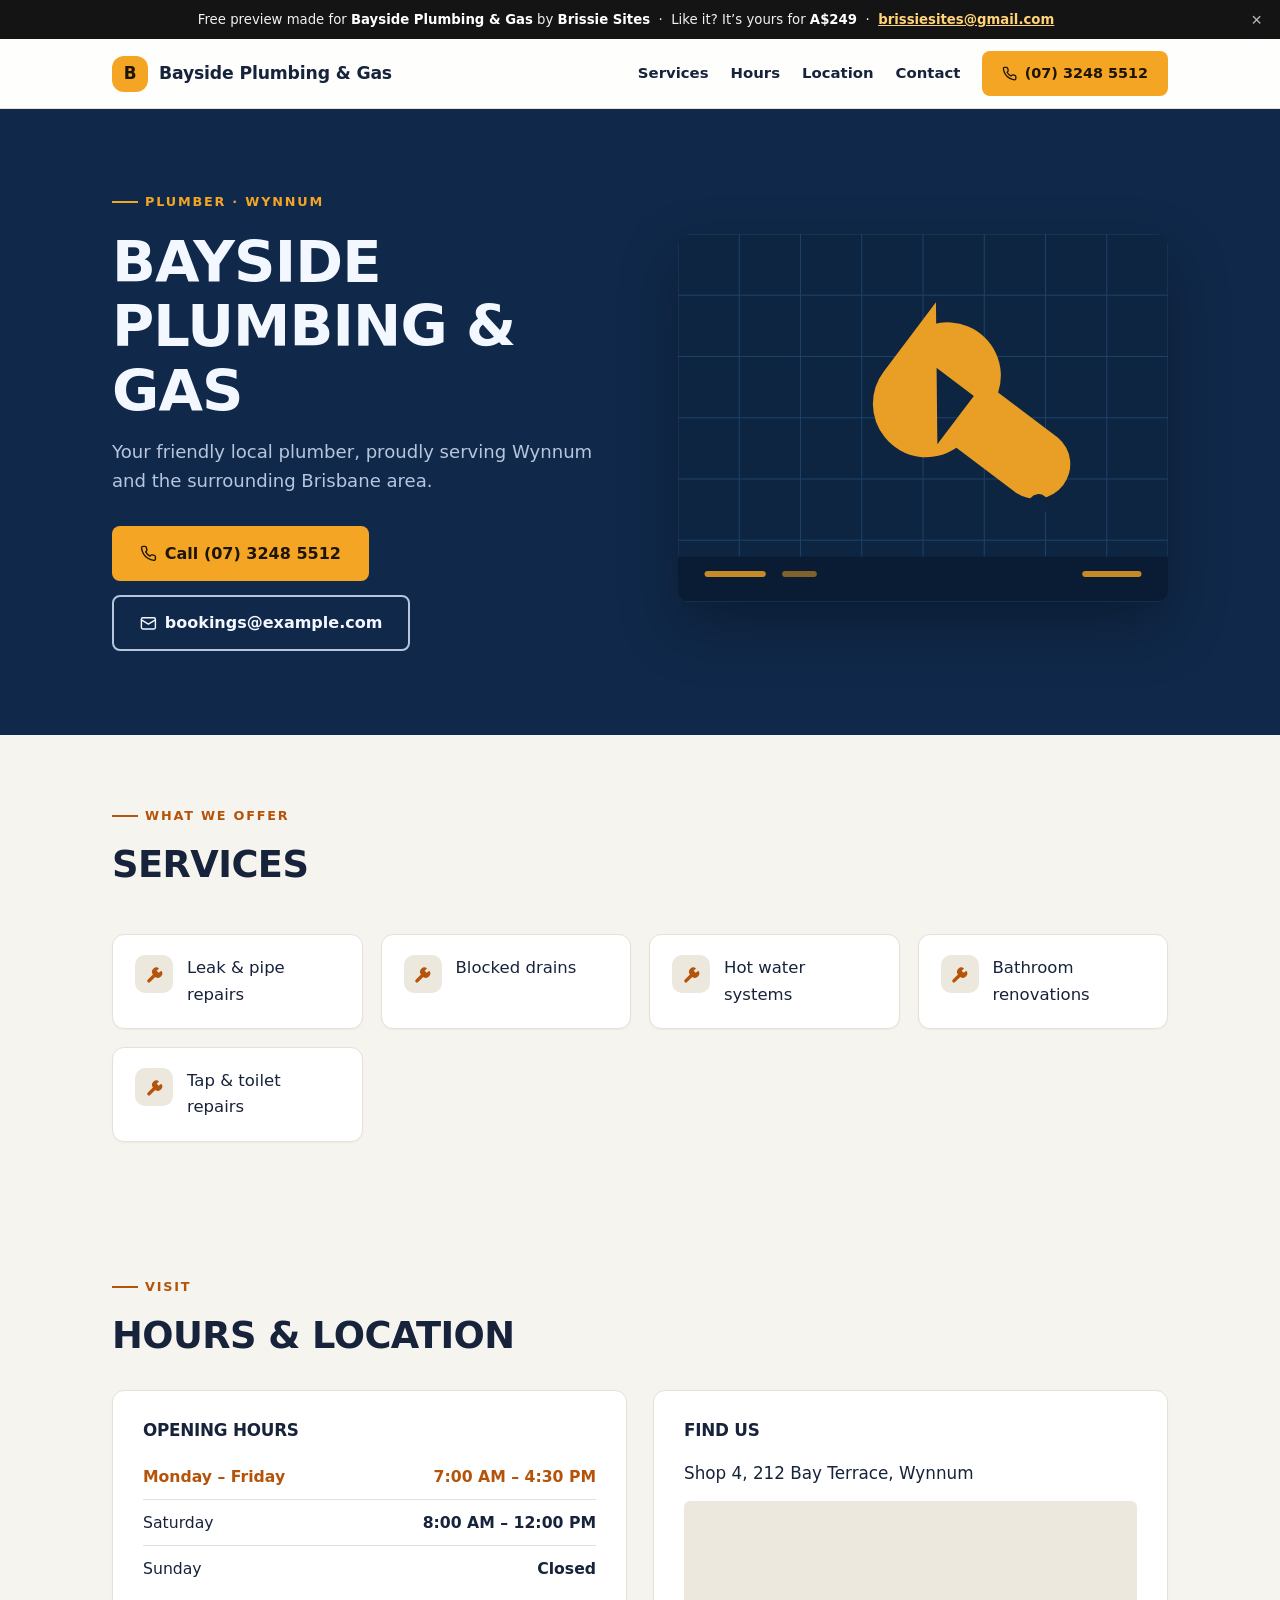
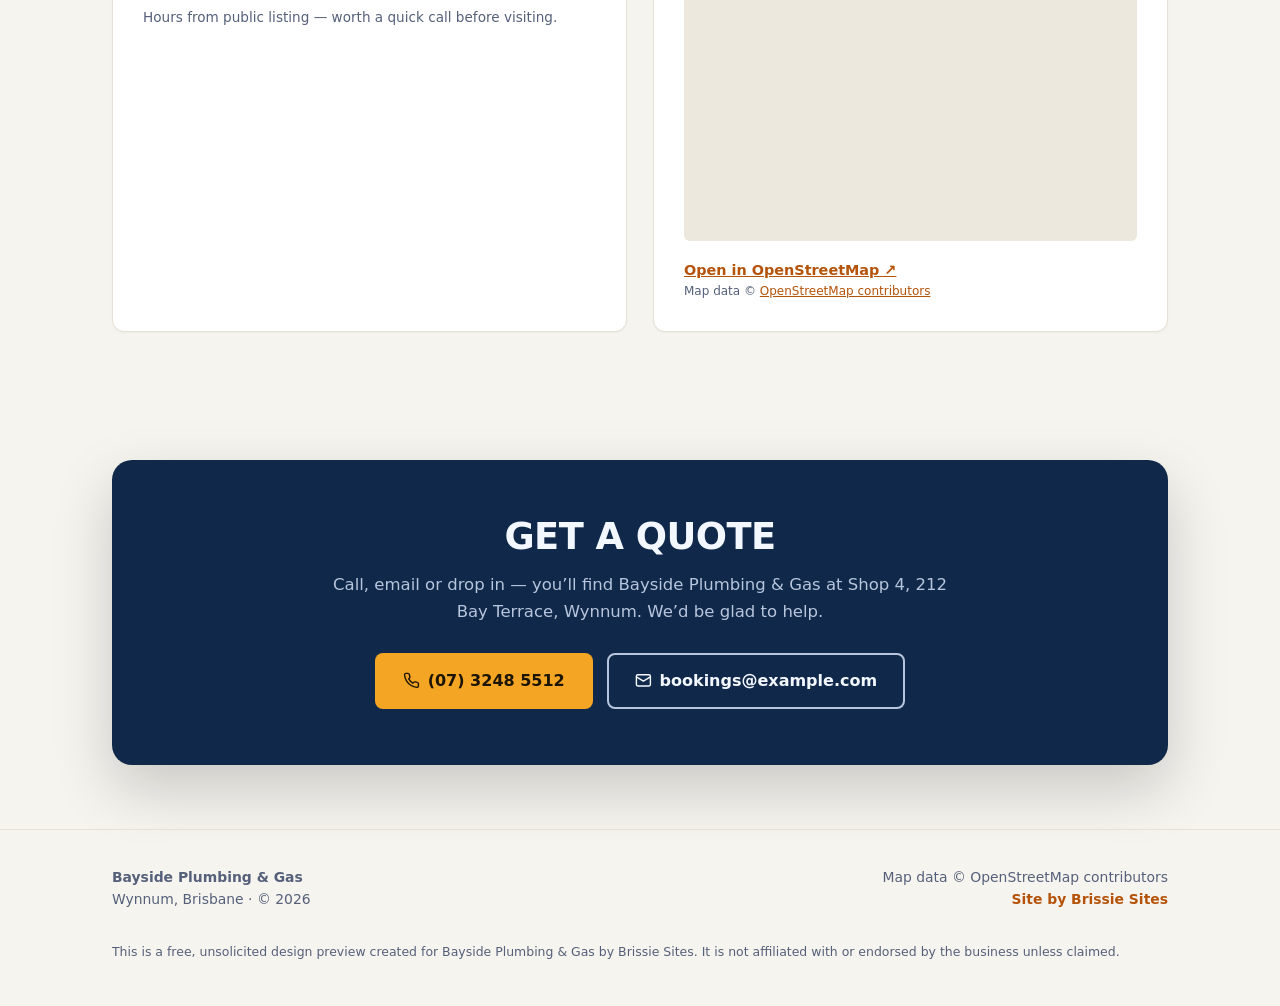
<file: previews/_samples/bayside-plumbing/index.html>
<!doctype html>
<html lang="en-AU">
<head>
<meta charset="utf-8">
<meta name="viewport" content="width=device-width,initial-scale=1">
<title>Bayside Plumbing &amp; Gas — Plumber in Wynnum, Brisbane</title>
<meta name="description" content="Bayside Plumbing &amp; Gas is a local plumber in Wynnum, Brisbane. Services include leak &amp; pipe repairs, blocked drains, hot water systems. Call (07) 3248 5512.">
<meta name="robots" content="noindex">
<meta property="og:type" content="website">
<meta property="og:title" content="Bayside Plumbing &amp; Gas — Plumber in Wynnum, Brisbane">
<meta property="og:description" content="Bayside Plumbing &amp; Gas is a local plumber in Wynnum, Brisbane. Services include leak &amp; pipe repairs, blocked drains, hot water systems. Call (07) 3248 5512.">
<meta property="og:locale" content="en_AU">
<meta name="theme-color" content="#10294a">
<link rel="icon" href="data:image/svg+xml,%3Csvg xmlns='http://www.w3.org/2000/svg' viewBox='0 0 64 64'%3E%3Crect width='64' height='64' rx='14' fill='%23f5a524'/%3E%3Ctext x='32' y='44' font-family='system-ui,sans-serif' font-size='34' font-weight='700' text-anchor='middle' fill='%231c1503'%3EB%3C/text%3E%3C/svg%3E">
<script type="application/ld+json">{"@context":"https://schema.org","@type":"Plumber","name":"Bayside Plumbing & Gas","address":{"@type":"PostalAddress","streetAddress":"Shop 4, 212 Bay Terrace","addressLocality":"Wynnum","addressRegion":"QLD","addressCountry":"AU"},"telephone":"(07) 3248 5512","email":"bookings@example.com","geo":{"@type":"GeoCoordinates","latitude":-27.4448,"longitude":153.1746},"openingHoursSpecification":[{"@type":"OpeningHoursSpecification","dayOfWeek":["Monday","Tuesday","Wednesday","Thursday","Friday"],"opens":"07:00","closes":"16:30"},{"@type":"OpeningHoursSpecification","dayOfWeek":["Saturday"],"opens":"08:00","closes":"12:00"}]}</script>
<style>
:root{--bg:#f6f4ef;--surface:#ffffff;--ink:#17233b;--muted:#55607a;--deep:#10294a;--deep-ink:#f3f7ff;--deep-muted:#b7c5dd;--accent:#b45309;--accent-bg:#f5a524;--accent-ink:#1c1503;--accent-on-deep:#f5a524;--line:#e5e1d6;--chip:#ece8dd;--radius:12px;--btn-radius:8px;--font-d:system-ui,"Segoe UI",Roboto,Helvetica,Arial,sans-serif;--font-b:system-ui,"Segoe UI",Roboto,Helvetica,Arial,sans-serif}
*{box-sizing:border-box;margin:0;padding:0}
html{scroll-behavior:smooth}
body{font-family:var(--font-b);background:var(--bg);color:var(--ink);line-height:1.6;font-size:16.5px;-webkit-font-smoothing:antialiased}
img,svg{max-width:100%;display:block}
a{color:var(--accent)}
.wrap{max-width:1100px;margin:0 auto;padding:0 22px}
section{padding:64px 0}
h1,h2,h3{font-family:var(--font-d);line-height:1.12;font-weight:800;letter-spacing:-.015em;text-transform:uppercase}
h2{font-size:clamp(1.7rem,3.4vw,2.3rem);margin-bottom:.4em}
h3{font-size:1.05rem}
.eyebrow{display:inline-flex;align-items:center;gap:.55em;font-size:.8rem;font-weight:700;letter-spacing:.14em;text-transform:uppercase;color:var(--accent);margin-bottom:18px}
.eyebrow::before{content:"";width:26px;height:2px;background:var(--accent);display:inline-block}
.hero .eyebrow{color:var(--accent-on-deep)}
.hero .eyebrow::before{background:var(--accent-on-deep)}
.lede{font-size:1.13rem;color:var(--deep-muted);max-width:34em;margin:14px 0 30px}
.btn{display:inline-flex;align-items:center;gap:.5em;padding:13px 26px;border-radius:var(--btn-radius);font-weight:700;font-size:1rem;text-decoration:none;border:2px solid transparent;transition:transform .15s ease,box-shadow .15s ease;max-width:100%;min-width:0;overflow-wrap:anywhere;text-align:center}
.btn-primary{background:var(--accent-bg);color:var(--accent-ink)}
.btn-primary:hover{transform:translateY(-2px);box-shadow:0 8px 20px rgb(0 0 0/.22)}
.btn-ghost{border-color:var(--deep-muted);color:var(--deep-ink);background:transparent}
.btn-ghost:hover{border-color:var(--deep-ink)}
.btn svg{width:1.05em;height:1.05em;flex:none}
/* preview banner */
.pvbar{position:relative;z-index:60;display:flex;align-items:center;justify-content:center;gap:1em;flex-wrap:wrap;background:#141414;color:#f2f2f2;font-size:.83rem;padding:9px 46px 9px 18px;text-align:center}
.pvbar a{color:#ffd479;font-weight:700}
.pvbar strong{color:#fff}
.pvbar button{position:absolute;right:10px;top:50%;transform:translateY(-50%);background:transparent;border:0;color:#bbb;font-size:1.15rem;cursor:pointer;line-height:1;padding:4px 8px}
.pvbar button:hover{color:#fff}
/* header */
.site-head{position:sticky;top:0;z-index:50;background:color-mix(in srgb,var(--surface) 88%,transparent);backdrop-filter:blur(10px);border-bottom:1px solid var(--line)}
.site-head .wrap{display:flex;align-items:center;justify-content:space-between;gap:14px;padding-top:12px;padding-bottom:12px}
.brand{display:flex;align-items:center;gap:11px;text-decoration:none;color:var(--ink);font-family:var(--font-d);font-weight:800;font-size:1.08rem;letter-spacing:-.01em}
.brand .mark{width:36px;height:36px;flex:none;border-radius:var(--radius);background:var(--accent-bg);color:var(--accent-ink);display:grid;place-items:center;font-size:1.05rem}
nav{display:flex;align-items:center;gap:22px}
nav a{color:var(--ink);text-decoration:none;font-size:.93rem;font-weight:600}
nav a:hover{color:var(--accent)}
nav .btn{padding:9px 18px;font-size:.9rem}
@media(max-width:640px){nav a.navlink{display:none}nav .btn{display:none}}
/* hero */
.hero{background:var(--deep);color:var(--deep-ink);padding:76px 0 84px;overflow:hidden}
.hero-grid{display:grid;grid-template-columns:1.02fr .98fr;gap:56px;align-items:center}
.hero-center{text-align:center;max-width:820px;margin:0 auto}
.hero-center .eyebrow{justify-content:center}
.hero-center .lede{margin-left:auto;margin-right:auto}
.hero-art{border-radius:var(--radius);overflow:hidden;box-shadow:0 24px 60px rgb(0 0 0/.3);line-height:0}
.hero-center .hero-art{margin-top:44px}
.hero h1{font-size:clamp(2.2rem,5.4vw,3.6rem)}
.cta-row{display:flex;gap:14px;flex-wrap:wrap}
.hero-center .cta-row{justify-content:center}
.hero .phone-chip{margin-top:22px;color:var(--deep-muted);font-size:.92rem}
/* services */
.svc-head{display:flex;align-items:end;justify-content:space-between;gap:20px;margin-bottom:34px}
.svc-head p{color:var(--muted);max-width:40em}
.svc-grid{display:grid;grid-template-columns:repeat(auto-fit,minmax(240px,1fr));gap:18px;list-style:none}
.svc-grid li{background:var(--surface);border:1px solid var(--line);border-radius:var(--radius);padding:20px 22px;display:flex;gap:14px;align-items:flex-start;box-shadow:0 1px 2px rgb(0 0 0/.04)}
.svc-grid li .ic{flex:none;width:38px;height:38px;border-radius:10px;background:var(--chip);color:var(--accent);display:grid;place-items:center}
.svc-grid li .ic svg{width:19px;height:19px}
.svc-rows{list-style:none;max-width:720px;margin:0 auto}
.svc-rows li{display:flex;align-items:center;gap:16px;padding:17px 4px;border-bottom:1px solid var(--line);font-family:var(--font-d);font-size:1.15rem}
.svc-rows li:last-child{border-bottom:0}
.svc-rows .dot{flex:none;width:9px;height:9px;border-radius:50%;background:var(--accent)}
.svc-rows .no{color:var(--accent);font-size:.8rem;letter-spacing:.1em;font-family:var(--font-b);font-weight:700;min-width:2.1em}
.svc-menu{list-style:none;display:grid;grid-template-columns:repeat(auto-fit,minmax(300px,1fr));column-gap:48px;max-width:860px;margin:0 auto;background:var(--surface);border:1px solid var(--line);border-radius:var(--radius);padding:34px 40px}
.svc-menu li{display:flex;align-items:baseline;gap:10px;padding:13px 0;border-bottom:1px dashed var(--line)}
.svc-menu li span:first-child{font-family:var(--font-d);font-size:1.12rem}
.svc-checks{list-style:none;display:grid;grid-template-columns:repeat(auto-fit,minmax(280px,1fr));gap:14px 34px;max-width:860px}
.svc-checks li{display:flex;gap:12px;align-items:flex-start;padding:6px 0;font-size:1.05rem}
.svc-checks .ic{flex:none;width:26px;height:26px;border-radius:6px;background:var(--chip);color:var(--accent);display:grid;place-items:center;margin-top:2px}
.svc-checks .ic svg{width:15px;height:15px}
/* info (hours + location) */
.info-grid{display:grid;grid-template-columns:1fr 1fr;gap:26px;align-items:stretch}
.info-grid.single{grid-template-columns:1fr;max-width:720px;margin:0 auto}
.info-grid.centered{grid-template-columns:minmax(0,680px);justify-content:center}
.card{background:var(--surface);border:1px solid var(--line);border-radius:var(--radius);padding:30px;box-shadow:0 1px 2px rgb(0 0 0/.04)}
.hours-table{width:100%;border-collapse:collapse;font-size:.98rem}
.hours-table td{padding:10px 0;border-bottom:1px solid var(--line)}
.hours-table tr:last-child td{border-bottom:0}
.hours-table td:last-child{text-align:right;font-weight:600;font-variant-numeric:tabular-nums}
.hours-table tr.today td{color:var(--accent);font-weight:800}
.hours-note{margin-top:16px;font-size:.85rem;color:var(--muted)}
.map-frame{width:100%;aspect-ratio:4/3;border:0;border-radius:calc(var(--radius) - 6px);background:var(--chip)}
.addr{font-size:1.05rem;margin:6px 0 14px}
.map-link{font-size:.9rem;font-weight:600}
.map-credit{font-size:.75rem;color:var(--muted);margin-top:10px}
.photos{display:grid;grid-template-columns:repeat(auto-fit,minmax(200px,1fr));gap:14px;margin-top:20px}
.photos img{width:100%;aspect-ratio:4/3;object-fit:cover;border-radius:calc(var(--radius) - 6px)}
/* contact */
.contact-band{background:var(--deep);color:var(--deep-ink);border-radius:calc(var(--radius) + 8px);padding:56px 48px;text-align:center;box-shadow:0 24px 60px rgb(0 0 0/.18)}
.contact-band h2{color:var(--deep-ink)}
.contact-band p{color:var(--deep-muted);max-width:38em;margin:0 auto 28px}
.contact-band .cta-row{justify-content:center}
/* footer */
.site-foot{border-top:1px solid var(--line);padding:36px 0 44px;font-size:.87rem;color:var(--muted)}
.site-foot .wrap{display:flex;justify-content:space-between;gap:18px;flex-wrap:wrap}
.site-foot .studio{color:var(--accent);font-weight:700;text-decoration:none}
.preview-note{width:100%;font-size:.78rem;margin-top:14px}
/* responsive */
@media(max-width:860px){
  .hero-grid{grid-template-columns:1fr;gap:38px}
  .hero{padding:60px 0 66px}
  .info-grid{grid-template-columns:1fr}
  .contact-band{padding:42px 24px}
  section{padding:50px 0}
  .svc-menu{padding:26px 22px}
}
@media(prefers-reduced-motion:reduce){*{scroll-behavior:auto;transition:none!important}}
:focus-visible{outline:3px solid var(--accent);outline-offset:2px;border-radius:4px}
</style>
</head>
<body>
<div class="pvbar" id="pvbar" role="region" aria-label="Preview notice">
  <span>Free preview made for <strong>Bayside Plumbing &amp; Gas</strong> by <strong>Brissie Sites</strong>
  &nbsp;·&nbsp; Like it? It&rsquo;s yours for <strong>A$249</strong>
  &nbsp;·&nbsp; <a href="mailto:brissiesites@gmail.com">brissiesites@gmail.com</a></span>
  <button type="button" id="pv-dismiss" aria-label="Dismiss preview notice">&times;</button>
</div>
<header class="site-head"><div class="wrap">
  <a class="brand" href="#top"><span class="mark">B</span>Bayside Plumbing &amp; Gas</a>
  <nav aria-label="Site">
    <a class="navlink" href="#services">Services</a>
    <a class="navlink" href="#hours">Hours</a>
    <a class="navlink" href="#location">Location</a>
    <a class="navlink" href="#contact">Contact</a>
    <a class="btn btn-primary" href="tel:0732485512"><svg viewBox="0 0 24 24" fill="none" stroke="currentColor" stroke-width="2" stroke-linecap="round" stroke-linejoin="round" aria-hidden="true"><path d="M22 16.9v3a2 2 0 0 1-2.2 2 19.8 19.8 0 0 1-8.6-3 19.5 19.5 0 0 1-6-6 19.8 19.8 0 0 1-3-8.7A2 2 0 0 1 4.1 2h3a2 2 0 0 1 2 1.7c.1 1 .4 2 .7 2.8a2 2 0 0 1-.5 2.1L8.1 9.9a16 16 0 0 0 6 6l1.3-1.2a2 2 0 0 1 2.1-.5c.9.3 1.9.6 2.8.7a2 2 0 0 1 1.7 2z"/></svg>(07) 3248 5512</a>
  </nav>
</div></header>
<main>
<section class="hero" id="top"><div class="wrap"><div class="hero-grid"><div>
        <span class="eyebrow">Plumber · Wynnum</span>
        <h1>Bayside Plumbing &amp; Gas</h1>
        <p class="lede">Your friendly local plumber, proudly serving Wynnum and the surrounding Brisbane area.</p>
        <div class="cta-row"><a class="btn btn-primary" href="tel:0732485512"><svg viewBox="0 0 24 24" fill="none" stroke="currentColor" stroke-width="2" stroke-linecap="round" stroke-linejoin="round" aria-hidden="true"><path d="M22 16.9v3a2 2 0 0 1-2.2 2 19.8 19.8 0 0 1-8.6-3 19.5 19.5 0 0 1-6-6 19.8 19.8 0 0 1-3-8.7A2 2 0 0 1 4.1 2h3a2 2 0 0 1 2 1.7c.1 1 .4 2 .7 2.8a2 2 0 0 1-.5 2.1L8.1 9.9a16 16 0 0 0 6 6l1.3-1.2a2 2 0 0 1 2.1-.5c.9.3 1.9.6 2.8.7a2 2 0 0 1 1.7 2z"/></svg>Call (07) 3248 5512</a>
<a class="btn btn-ghost" href="mailto:bookings@example.com"><svg viewBox="0 0 24 24" fill="none" stroke="currentColor" stroke-width="2" stroke-linecap="round" stroke-linejoin="round" aria-hidden="true"><rect x="2" y="4" width="20" height="16" rx="2"/><path d="m22 7-10 6L2 7"/></svg>bookings@example.com</a></div>
      </div><div class="hero-art"><svg xmlns="http://www.w3.org/2000/svg" viewBox="0 0 480 360" role="img" aria-hidden="true">
    <rect width="480" height="360" fill="#0e2542"/>
    <g stroke="#1d4268" stroke-width="1">
      <line x1="0" y1="0" x2="0" y2="360"/><line x1="60" y1="0" x2="60" y2="360"/><line x1="120" y1="0" x2="120" y2="360"/><line x1="180" y1="0" x2="180" y2="360"/><line x1="240" y1="0" x2="240" y2="360"/><line x1="300" y1="0" x2="300" y2="360"/><line x1="360" y1="0" x2="360" y2="360"/><line x1="420" y1="0" x2="420" y2="360"/><line x1="480" y1="0" x2="480" y2="360"/>
      <line x1="0" y1="0" x2="480" y2="0"/><line x1="0" y1="60" x2="480" y2="60"/><line x1="0" y1="120" x2="480" y2="120"/><line x1="0" y1="180" x2="480" y2="180"/><line x1="0" y1="240" x2="480" y2="240"/><line x1="0" y1="300" x2="480" y2="300"/><line x1="0" y1="360" x2="480" y2="360"/>
    </g>
    <g transform="translate(118 58) rotate(-8 120 120)">
      <path d="M150 12 90 72a52 52 0 0 0-8 64 52 52 0 0 0 68 20l52 52a34 34 0 0 0 48-48l-52-52a52 52 0 0 0-20-68 52 52 0 0 0-64 8l60 60-42 42z" fill="#f5a524" opacity="0.95"/>
      <circle cx="222" cy="222" r="10" fill="#0e2542"/>
    </g>
    <rect x="0" y="316" width="480" height="44" fill="#0a1c33"/>
    <g fill="#f5a524"><rect x="26" y="330" width="60" height="6" rx="3" opacity=".8"/><rect x="102" y="330" width="34" height="6" rx="3" opacity=".5"/><rect x="396" y="330" width="58" height="6" rx="3" opacity=".8"/></g>
  </svg></div></div></div></section>
<section id="services"><div class="wrap">
  <div class="svc-head"><div><span class="eyebrow">What we offer</span><h2>Services</h2></div></div>
  <ul class="svc-grid"><li><span class="ic"><svg viewBox="0 0 24 24" aria-hidden="true"><path d="M20.7 7.3a5.5 5.5 0 0 1-7.7 7.7l-6.6 6.6a2.1 2.1 0 0 1-3-3l6.6-6.6a5.5 5.5 0 0 1 7.7-7.7l-3 3 2.6 2.6z" fill="currentColor"/></svg></span><span>Leak &amp; pipe repairs</span></li><li><span class="ic"><svg viewBox="0 0 24 24" aria-hidden="true"><path d="M20.7 7.3a5.5 5.5 0 0 1-7.7 7.7l-6.6 6.6a2.1 2.1 0 0 1-3-3l6.6-6.6a5.5 5.5 0 0 1 7.7-7.7l-3 3 2.6 2.6z" fill="currentColor"/></svg></span><span>Blocked drains</span></li><li><span class="ic"><svg viewBox="0 0 24 24" aria-hidden="true"><path d="M20.7 7.3a5.5 5.5 0 0 1-7.7 7.7l-6.6 6.6a2.1 2.1 0 0 1-3-3l6.6-6.6a5.5 5.5 0 0 1 7.7-7.7l-3 3 2.6 2.6z" fill="currentColor"/></svg></span><span>Hot water systems</span></li><li><span class="ic"><svg viewBox="0 0 24 24" aria-hidden="true"><path d="M20.7 7.3a5.5 5.5 0 0 1-7.7 7.7l-6.6 6.6a2.1 2.1 0 0 1-3-3l6.6-6.6a5.5 5.5 0 0 1 7.7-7.7l-3 3 2.6 2.6z" fill="currentColor"/></svg></span><span>Bathroom renovations</span></li><li><span class="ic"><svg viewBox="0 0 24 24" aria-hidden="true"><path d="M20.7 7.3a5.5 5.5 0 0 1-7.7 7.7l-6.6 6.6a2.1 2.1 0 0 1-3-3l6.6-6.6a5.5 5.5 0 0 1 7.7-7.7l-3 3 2.6 2.6z" fill="currentColor"/></svg></span><span>Tap &amp; toilet repairs</span></li></ul>
</div></section>
<section><div class="wrap"><span class="eyebrow">Visit</span>
  <h2 style="margin-bottom:34px">Hours &amp; location</h2>
  <div class="info-grid"><div class="card" id="hours"><h3>Opening hours</h3><div style="height:14px"></div><table class="hours-table"><tbody><tr data-days="0,1,2,3,4"><td>Monday – Friday</td><td>7:00 AM – 4:30 PM</td></tr><tr data-days="5"><td>Saturday</td><td>8:00 AM – 12:00 PM</td></tr><tr data-days="6"><td>Sunday</td><td>Closed</td></tr></tbody></table>
       <p class="hours-note">Hours from public listing — worth a quick call before visiting.</p></div>
<div class="card" id="location"><h3>Find us</h3><div style="height:14px"></div><p class="addr">Shop 4, 212 Bay Terrace, Wynnum</p><iframe class="map-frame" title="Map of Bayside Plumbing &amp; Gas area" loading="lazy" referrerpolicy="no-referrer"
      src="https://www.openstreetmap.org/export/embed.html?bbox=153.17010,-27.44804,153.17910,-27.44156&amp;layer=mapnik&amp;marker=-27.4448,153.1746"></iframe><p class="map-credit"><a class="map-link" href="https://www.openstreetmap.org/?mlat=-27.4448&amp;mlon=153.1746#map=17/-27.4448/153.1746" target="_blank" rel="noopener">Open in OpenStreetMap &nearr;</a><br>Map data &copy; <a href="https://www.openstreetmap.org/copyright" target="_blank" rel="noopener">OpenStreetMap contributors</a></p></div></div>
</div></section>

<section id="contact"><div class="wrap"><div class="contact-band">
  <h2>Get a quote</h2>
  <p>Call, email or drop in — you&rsquo;ll find Bayside Plumbing &amp; Gas at Shop 4, 212 Bay Terrace, Wynnum. We&rsquo;d be glad to help.</p>
  <div class="cta-row"><a class="btn btn-primary" href="tel:0732485512"><svg viewBox="0 0 24 24" fill="none" stroke="currentColor" stroke-width="2" stroke-linecap="round" stroke-linejoin="round" aria-hidden="true"><path d="M22 16.9v3a2 2 0 0 1-2.2 2 19.8 19.8 0 0 1-8.6-3 19.5 19.5 0 0 1-6-6 19.8 19.8 0 0 1-3-8.7A2 2 0 0 1 4.1 2h3a2 2 0 0 1 2 1.7c.1 1 .4 2 .7 2.8a2 2 0 0 1-.5 2.1L8.1 9.9a16 16 0 0 0 6 6l1.3-1.2a2 2 0 0 1 2.1-.5c.9.3 1.9.6 2.8.7a2 2 0 0 1 1.7 2z"/></svg>(07) 3248 5512</a>
<a class="btn btn-ghost" href="mailto:bookings@example.com"><svg viewBox="0 0 24 24" fill="none" stroke="currentColor" stroke-width="2" stroke-linecap="round" stroke-linejoin="round" aria-hidden="true"><rect x="2" y="4" width="20" height="16" rx="2"/><path d="m22 7-10 6L2 7"/></svg>bookings@example.com</a></div>
</div></div></section>
</main>
<footer class="site-foot"><div class="wrap">
  <div><strong>Bayside Plumbing &amp; Gas</strong><br>Wynnum, Brisbane · &copy; 2026</div>
  <div style="text-align:right">Map data &copy; OpenStreetMap contributors<br><a class="studio" href="mailto:brissiesites@gmail.com">Site by Brissie Sites</a></div>
  <p class="preview-note">This is a free, unsolicited design preview created for Bayside Plumbing &amp; Gas by Brissie Sites. It is not affiliated with or endorsed by the business unless claimed.</p>
</div></footer>
<script>(function(){var b=document.getElementById('pv-dismiss');if(b){b.addEventListener('click',function(){var e=document.getElementById('pvbar');if(e)e.remove()})}var d=(new Date().getDay()+6)%7;var t=document.querySelectorAll('tr[data-days]');for(var i=0;i<t.length;i++){if(t[i].getAttribute('data-days').split(',').indexOf(String(d))>-1)t[i].classList.add('today')}})();</script>
</body>
</html>
</file>
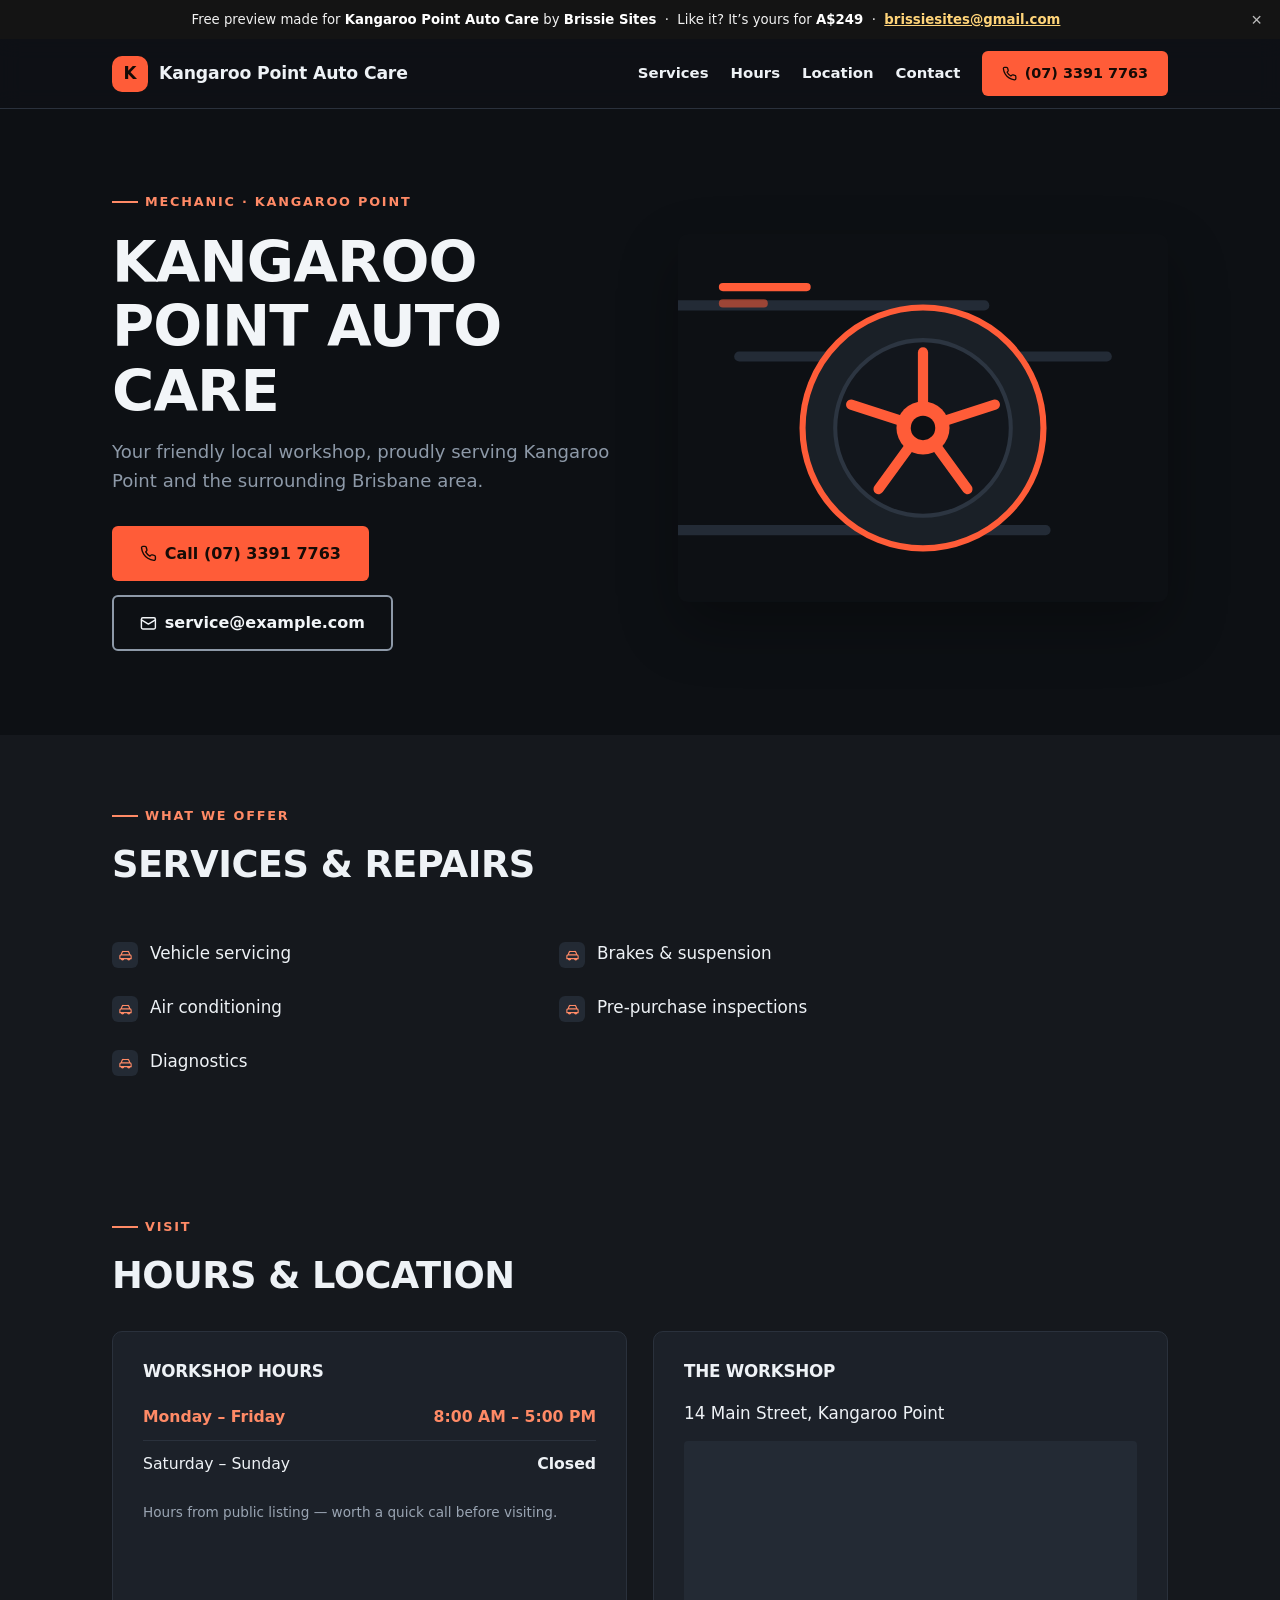
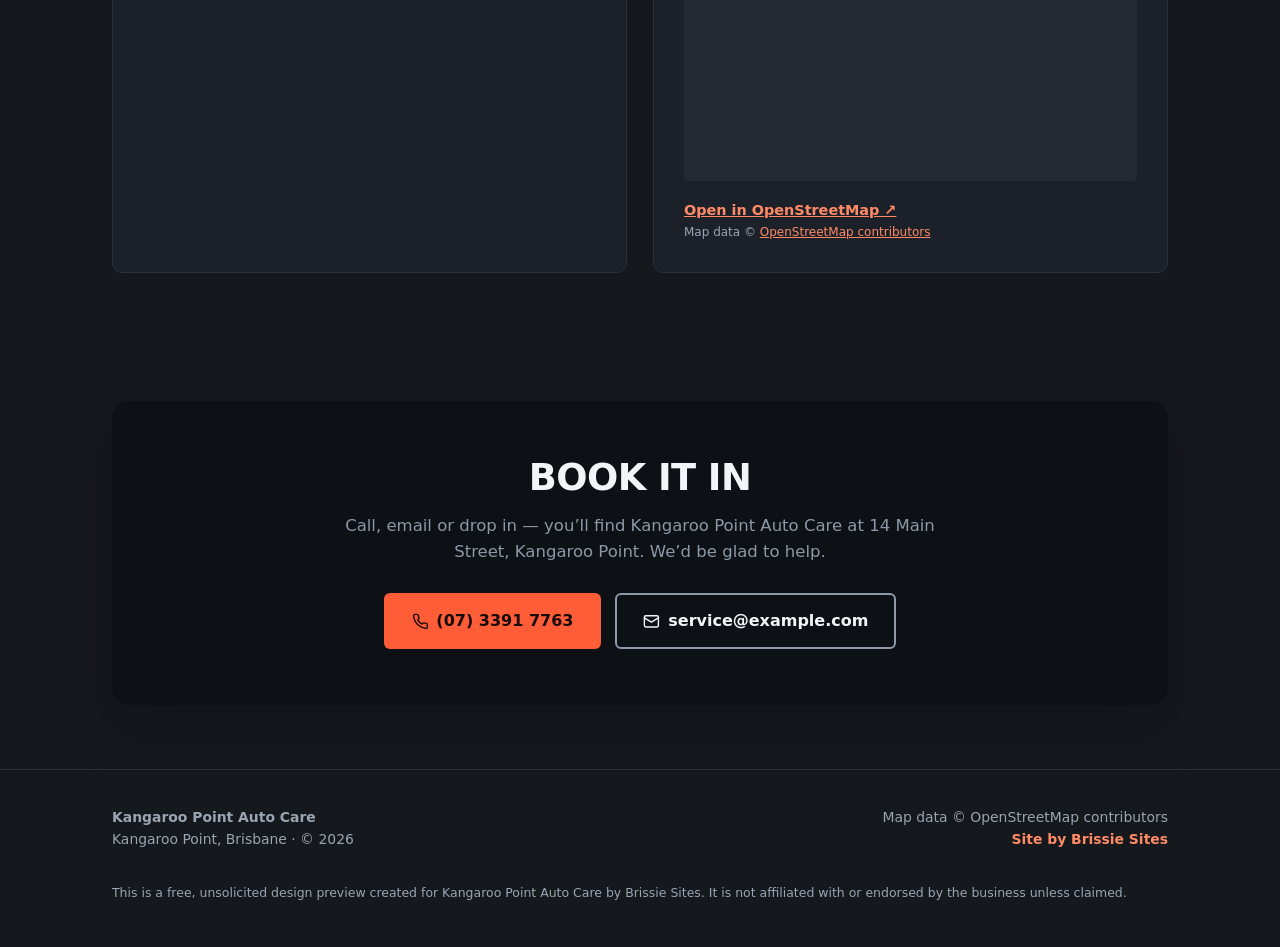
<file: previews/_samples/kangaroo-point-auto/index.html>
<!doctype html>
<html lang="en-AU">
<head>
<meta charset="utf-8">
<meta name="viewport" content="width=device-width,initial-scale=1">
<title>Kangaroo Point Auto Care — Mechanic in Kangaroo Point, Brisbane</title>
<meta name="description" content="Kangaroo Point Auto Care is a local workshop in Kangaroo Point, Brisbane. Services include vehicle servicing, brakes &amp; suspension, air conditioning. Call (07) 3">
<meta name="robots" content="noindex">
<meta property="og:type" content="website">
<meta property="og:title" content="Kangaroo Point Auto Care — Mechanic in Kangaroo Point, Brisbane">
<meta property="og:description" content="Kangaroo Point Auto Care is a local workshop in Kangaroo Point, Brisbane. Services include vehicle servicing, brakes &amp; suspension, air conditioning. Call (07) 3">
<meta property="og:locale" content="en_AU">
<meta name="theme-color" content="#0d1014">
<link rel="icon" href="data:image/svg+xml,%3Csvg xmlns='http://www.w3.org/2000/svg' viewBox='0 0 64 64'%3E%3Crect width='64' height='64' rx='14' fill='%23ff5c38'/%3E%3Ctext x='32' y='44' font-family='system-ui,sans-serif' font-size='34' font-weight='700' text-anchor='middle' fill='%23160b06'%3EK%3C/text%3E%3C/svg%3E">
<script type="application/ld+json">{"@context":"https://schema.org","@type":"AutoRepair","name":"Kangaroo Point Auto Care","address":{"@type":"PostalAddress","streetAddress":"14 Main Street","addressLocality":"Kangaroo Point","addressRegion":"QLD","addressCountry":"AU"},"telephone":"(07) 3391 7763","email":"service@example.com","geo":{"@type":"GeoCoordinates","latitude":-27.4783,"longitude":153.0358},"openingHoursSpecification":[{"@type":"OpeningHoursSpecification","dayOfWeek":["Monday","Tuesday","Wednesday","Thursday","Friday"],"opens":"08:00","closes":"17:00"}]}</script>
<style>
:root{--bg:#15181d;--surface:#1c2129;--ink:#eef2f6;--muted:#9aa5b3;--deep:#0d1014;--deep-ink:#f2f5f8;--deep-muted:#8d99a8;--accent:#ff8a66;--accent-bg:#ff5c38;--accent-ink:#160b06;--accent-on-deep:#ff8a66;--line:#2a313c;--chip:#232a34;--radius:10px;--btn-radius:6px;--font-d:"Arial Narrow","Helvetica Neue",system-ui,"Segoe UI",sans-serif;--font-b:system-ui,"Segoe UI",Roboto,Helvetica,Arial,sans-serif}
*{box-sizing:border-box;margin:0;padding:0}
html{scroll-behavior:smooth}
body{font-family:var(--font-b);background:var(--bg);color:var(--ink);line-height:1.6;font-size:16.5px;-webkit-font-smoothing:antialiased}
img,svg{max-width:100%;display:block}
a{color:var(--accent)}
.wrap{max-width:1100px;margin:0 auto;padding:0 22px}
section{padding:64px 0}
h1,h2,h3{font-family:var(--font-d);line-height:1.12;font-weight:800;letter-spacing:-.015em;text-transform:uppercase}
h2{font-size:clamp(1.7rem,3.4vw,2.3rem);margin-bottom:.4em}
h3{font-size:1.05rem}
.eyebrow{display:inline-flex;align-items:center;gap:.55em;font-size:.8rem;font-weight:700;letter-spacing:.14em;text-transform:uppercase;color:var(--accent);margin-bottom:18px}
.eyebrow::before{content:"";width:26px;height:2px;background:var(--accent);display:inline-block}
.hero .eyebrow{color:var(--accent-on-deep)}
.hero .eyebrow::before{background:var(--accent-on-deep)}
.lede{font-size:1.13rem;color:var(--deep-muted);max-width:34em;margin:14px 0 30px}
.btn{display:inline-flex;align-items:center;gap:.5em;padding:13px 26px;border-radius:var(--btn-radius);font-weight:700;font-size:1rem;text-decoration:none;border:2px solid transparent;transition:transform .15s ease,box-shadow .15s ease;max-width:100%;min-width:0;overflow-wrap:anywhere;text-align:center}
.btn-primary{background:var(--accent-bg);color:var(--accent-ink)}
.btn-primary:hover{transform:translateY(-2px);box-shadow:0 8px 20px rgb(0 0 0/.22)}
.btn-ghost{border-color:var(--deep-muted);color:var(--deep-ink);background:transparent}
.btn-ghost:hover{border-color:var(--deep-ink)}
.btn svg{width:1.05em;height:1.05em;flex:none}
/* preview banner */
.pvbar{position:relative;z-index:60;display:flex;align-items:center;justify-content:center;gap:1em;flex-wrap:wrap;background:#141414;color:#f2f2f2;font-size:.83rem;padding:9px 46px 9px 18px;text-align:center}
.pvbar a{color:#ffd479;font-weight:700}
.pvbar strong{color:#fff}
.pvbar button{position:absolute;right:10px;top:50%;transform:translateY(-50%);background:transparent;border:0;color:#bbb;font-size:1.15rem;cursor:pointer;line-height:1;padding:4px 8px}
.pvbar button:hover{color:#fff}
/* header */
.site-head{position:sticky;top:0;z-index:50;background:color-mix(in srgb,var(--deep) 86%,transparent);backdrop-filter:blur(10px);border-bottom:1px solid var(--line)}
.site-head .wrap{display:flex;align-items:center;justify-content:space-between;gap:14px;padding-top:12px;padding-bottom:12px}
.brand{display:flex;align-items:center;gap:11px;text-decoration:none;color:var(--ink);font-family:var(--font-d);font-weight:800;font-size:1.08rem;letter-spacing:-.01em}
.brand .mark{width:36px;height:36px;flex:none;border-radius:var(--radius);background:var(--accent-bg);color:var(--accent-ink);display:grid;place-items:center;font-size:1.05rem}
nav{display:flex;align-items:center;gap:22px}
nav a{color:var(--ink);text-decoration:none;font-size:.93rem;font-weight:600}
nav a:hover{color:var(--accent)}
nav .btn{padding:9px 18px;font-size:.9rem}
@media(max-width:640px){nav a.navlink{display:none}nav .btn{display:none}}
/* hero */
.hero{background:var(--deep);color:var(--deep-ink);padding:76px 0 84px;overflow:hidden}
.hero-grid{display:grid;grid-template-columns:1.02fr .98fr;gap:56px;align-items:center}
.hero-center{text-align:center;max-width:820px;margin:0 auto}
.hero-center .eyebrow{justify-content:center}
.hero-center .lede{margin-left:auto;margin-right:auto}
.hero-art{border-radius:var(--radius);overflow:hidden;box-shadow:0 24px 60px rgb(0 0 0/.3);line-height:0}
.hero-center .hero-art{margin-top:44px}
.hero h1{font-size:clamp(2.2rem,5.4vw,3.6rem)}
.cta-row{display:flex;gap:14px;flex-wrap:wrap}
.hero-center .cta-row{justify-content:center}
.hero .phone-chip{margin-top:22px;color:var(--deep-muted);font-size:.92rem}
/* services */
.svc-head{display:flex;align-items:end;justify-content:space-between;gap:20px;margin-bottom:34px}
.svc-head p{color:var(--muted);max-width:40em}
.svc-grid{display:grid;grid-template-columns:repeat(auto-fit,minmax(240px,1fr));gap:18px;list-style:none}
.svc-grid li{background:var(--surface);border:1px solid var(--line);border-radius:var(--radius);padding:20px 22px;display:flex;gap:14px;align-items:flex-start;box-shadow:0 1px 2px rgb(0 0 0/.04)}
.svc-grid li .ic{flex:none;width:38px;height:38px;border-radius:10px;background:var(--chip);color:var(--accent);display:grid;place-items:center}
.svc-grid li .ic svg{width:19px;height:19px}
.svc-rows{list-style:none;max-width:720px;margin:0 auto}
.svc-rows li{display:flex;align-items:center;gap:16px;padding:17px 4px;border-bottom:1px solid var(--line);font-family:var(--font-d);font-size:1.15rem}
.svc-rows li:last-child{border-bottom:0}
.svc-rows .dot{flex:none;width:9px;height:9px;border-radius:50%;background:var(--accent)}
.svc-rows .no{color:var(--accent);font-size:.8rem;letter-spacing:.1em;font-family:var(--font-b);font-weight:700;min-width:2.1em}
.svc-menu{list-style:none;display:grid;grid-template-columns:repeat(auto-fit,minmax(300px,1fr));column-gap:48px;max-width:860px;margin:0 auto;background:var(--surface);border:1px solid var(--line);border-radius:var(--radius);padding:34px 40px}
.svc-menu li{display:flex;align-items:baseline;gap:10px;padding:13px 0;border-bottom:1px dashed var(--line)}
.svc-menu li span:first-child{font-family:var(--font-d);font-size:1.12rem}
.svc-checks{list-style:none;display:grid;grid-template-columns:repeat(auto-fit,minmax(280px,1fr));gap:14px 34px;max-width:860px}
.svc-checks li{display:flex;gap:12px;align-items:flex-start;padding:6px 0;font-size:1.05rem}
.svc-checks .ic{flex:none;width:26px;height:26px;border-radius:6px;background:var(--chip);color:var(--accent);display:grid;place-items:center;margin-top:2px}
.svc-checks .ic svg{width:15px;height:15px}
/* info (hours + location) */
.info-grid{display:grid;grid-template-columns:1fr 1fr;gap:26px;align-items:stretch}
.info-grid.single{grid-template-columns:1fr;max-width:720px;margin:0 auto}
.info-grid.centered{grid-template-columns:minmax(0,680px);justify-content:center}
.card{background:var(--surface);border:1px solid var(--line);border-radius:var(--radius);padding:30px;box-shadow:0 1px 2px rgb(0 0 0/.04)}
.hours-table{width:100%;border-collapse:collapse;font-size:.98rem}
.hours-table td{padding:10px 0;border-bottom:1px solid var(--line)}
.hours-table tr:last-child td{border-bottom:0}
.hours-table td:last-child{text-align:right;font-weight:600;font-variant-numeric:tabular-nums}
.hours-table tr.today td{color:var(--accent);font-weight:800}
.hours-note{margin-top:16px;font-size:.85rem;color:var(--muted)}
.map-frame{width:100%;aspect-ratio:4/3;border:0;border-radius:calc(var(--radius) - 6px);background:var(--chip)}
.addr{font-size:1.05rem;margin:6px 0 14px}
.map-link{font-size:.9rem;font-weight:600}
.map-credit{font-size:.75rem;color:var(--muted);margin-top:10px}
.photos{display:grid;grid-template-columns:repeat(auto-fit,minmax(200px,1fr));gap:14px;margin-top:20px}
.photos img{width:100%;aspect-ratio:4/3;object-fit:cover;border-radius:calc(var(--radius) - 6px)}
/* contact */
.contact-band{background:var(--deep);color:var(--deep-ink);border-radius:calc(var(--radius) + 8px);padding:56px 48px;text-align:center;box-shadow:0 24px 60px rgb(0 0 0/.18)}
.contact-band h2{color:var(--deep-ink)}
.contact-band p{color:var(--deep-muted);max-width:38em;margin:0 auto 28px}
.contact-band .cta-row{justify-content:center}
/* footer */
.site-foot{border-top:1px solid var(--line);padding:36px 0 44px;font-size:.87rem;color:var(--muted)}
.site-foot .wrap{display:flex;justify-content:space-between;gap:18px;flex-wrap:wrap}
.site-foot .studio{color:var(--accent);font-weight:700;text-decoration:none}
.preview-note{width:100%;font-size:.78rem;margin-top:14px}
/* responsive */
@media(max-width:860px){
  .hero-grid{grid-template-columns:1fr;gap:38px}
  .hero{padding:60px 0 66px}
  .info-grid{grid-template-columns:1fr}
  .contact-band{padding:42px 24px}
  section{padding:50px 0}
  .svc-menu{padding:26px 22px}
}
@media(prefers-reduced-motion:reduce){*{scroll-behavior:auto;transition:none!important}}
:focus-visible{outline:3px solid var(--accent);outline-offset:2px;border-radius:4px}
</style>
</head>
<body>
<div class="pvbar" id="pvbar" role="region" aria-label="Preview notice">
  <span>Free preview made for <strong>Kangaroo Point Auto Care</strong> by <strong>Brissie Sites</strong>
  &nbsp;·&nbsp; Like it? It&rsquo;s yours for <strong>A$249</strong>
  &nbsp;·&nbsp; <a href="mailto:brissiesites@gmail.com">brissiesites@gmail.com</a></span>
  <button type="button" id="pv-dismiss" aria-label="Dismiss preview notice">&times;</button>
</div>
<header class="site-head"><div class="wrap">
  <a class="brand" href="#top"><span class="mark">K</span>Kangaroo Point Auto Care</a>
  <nav aria-label="Site">
    <a class="navlink" href="#services">Services</a>
    <a class="navlink" href="#hours">Hours</a>
    <a class="navlink" href="#location">Location</a>
    <a class="navlink" href="#contact">Contact</a>
    <a class="btn btn-primary" href="tel:0733917763"><svg viewBox="0 0 24 24" fill="none" stroke="currentColor" stroke-width="2" stroke-linecap="round" stroke-linejoin="round" aria-hidden="true"><path d="M22 16.9v3a2 2 0 0 1-2.2 2 19.8 19.8 0 0 1-8.6-3 19.5 19.5 0 0 1-6-6 19.8 19.8 0 0 1-3-8.7A2 2 0 0 1 4.1 2h3a2 2 0 0 1 2 1.7c.1 1 .4 2 .7 2.8a2 2 0 0 1-.5 2.1L8.1 9.9a16 16 0 0 0 6 6l1.3-1.2a2 2 0 0 1 2.1-.5c.9.3 1.9.6 2.8.7a2 2 0 0 1 1.7 2z"/></svg>(07) 3391 7763</a>
  </nav>
</div></header>
<main>
<section class="hero" id="top"><div class="wrap"><div class="hero-grid"><div>
        <span class="eyebrow">Mechanic · Kangaroo Point</span>
        <h1>Kangaroo Point Auto Care</h1>
        <p class="lede">Your friendly local workshop, proudly serving Kangaroo Point and the surrounding Brisbane area.</p>
        <div class="cta-row"><a class="btn btn-primary" href="tel:0733917763"><svg viewBox="0 0 24 24" fill="none" stroke="currentColor" stroke-width="2" stroke-linecap="round" stroke-linejoin="round" aria-hidden="true"><path d="M22 16.9v3a2 2 0 0 1-2.2 2 19.8 19.8 0 0 1-8.6-3 19.5 19.5 0 0 1-6-6 19.8 19.8 0 0 1-3-8.7A2 2 0 0 1 4.1 2h3a2 2 0 0 1 2 1.7c.1 1 .4 2 .7 2.8a2 2 0 0 1-.5 2.1L8.1 9.9a16 16 0 0 0 6 6l1.3-1.2a2 2 0 0 1 2.1-.5c.9.3 1.9.6 2.8.7a2 2 0 0 1 1.7 2z"/></svg>Call (07) 3391 7763</a>
<a class="btn btn-ghost" href="mailto:service@example.com"><svg viewBox="0 0 24 24" fill="none" stroke="currentColor" stroke-width="2" stroke-linecap="round" stroke-linejoin="round" aria-hidden="true"><rect x="2" y="4" width="20" height="16" rx="2"/><path d="m22 7-10 6L2 7"/></svg>service@example.com</a></div>
      </div><div class="hero-art"><svg xmlns="http://www.w3.org/2000/svg" viewBox="0 0 480 360" role="img" aria-hidden="true">
    <rect width="480" height="360" fill="#0d1014"/>
    <g stroke="#232b36" stroke-width="10" stroke-linecap="round">
      <line x1="0" y1="70" x2="300" y2="70"/><line x1="60" y1="120" x2="420" y2="120"/><line x1="0" y1="290" x2="360" y2="290"/>
    </g>
    <g transform="translate(240 190)">
      <circle r="118" fill="#1a2027"/>
      <circle r="118" fill="none" stroke="#ff5c38" stroke-width="6"/>
      <circle r="86" fill="#12161c" stroke="#2c3541" stroke-width="4"/>
      <g stroke="#ff5c38" stroke-width="10" stroke-linecap="round">
        <line x1="0" y1="0" x2="0.0" y2="-74.0"/><line x1="0" y1="0" x2="70.4" y2="-22.9"/><line x1="0" y1="0" x2="43.5" y2="59.9"/><line x1="0" y1="0" x2="-43.5" y2="59.9"/><line x1="0" y1="0" x2="-70.4" y2="-22.9"/>
      </g>
      <circle r="26" fill="#ff5c38"/><circle r="12" fill="#0d1014"/>
    </g>
    <g fill="#ff5c38"><rect x="40" y="48" width="90" height="8" rx="4"/><rect x="40" y="64" width="48" height="8" rx="4" opacity=".55"/></g>
  </svg></div></div></div></section>
<section id="services"><div class="wrap">
  <div class="svc-head"><div><span class="eyebrow">What we offer</span><h2>Services &amp; repairs</h2></div></div>
  <ul class="svc-checks"><li><span class="ic"><svg viewBox="0 0 24 24" aria-hidden="true"><path d="M5 11l1.6-4.2A2 2 0 0 1 8.5 5.5h7a2 2 0 0 1 1.9 1.3L19 11m-14 0h14a2 2 0 0 1 2 2v4h-2.2M5 11a2 2 0 0 0-2 2v4h2.2m0 0a2 2 0 1 0 4 0m-4 0h4m6 0a2 2 0 1 0 4 0m-4 0h4m-10 0h6" stroke="currentColor" fill="none" stroke-width="1.8" stroke-linecap="round" stroke-linejoin="round"/></svg></span>Vehicle servicing</li><li><span class="ic"><svg viewBox="0 0 24 24" aria-hidden="true"><path d="M5 11l1.6-4.2A2 2 0 0 1 8.5 5.5h7a2 2 0 0 1 1.9 1.3L19 11m-14 0h14a2 2 0 0 1 2 2v4h-2.2M5 11a2 2 0 0 0-2 2v4h2.2m0 0a2 2 0 1 0 4 0m-4 0h4m6 0a2 2 0 1 0 4 0m-4 0h4m-10 0h6" stroke="currentColor" fill="none" stroke-width="1.8" stroke-linecap="round" stroke-linejoin="round"/></svg></span>Brakes &amp; suspension</li><li><span class="ic"><svg viewBox="0 0 24 24" aria-hidden="true"><path d="M5 11l1.6-4.2A2 2 0 0 1 8.5 5.5h7a2 2 0 0 1 1.9 1.3L19 11m-14 0h14a2 2 0 0 1 2 2v4h-2.2M5 11a2 2 0 0 0-2 2v4h2.2m0 0a2 2 0 1 0 4 0m-4 0h4m6 0a2 2 0 1 0 4 0m-4 0h4m-10 0h6" stroke="currentColor" fill="none" stroke-width="1.8" stroke-linecap="round" stroke-linejoin="round"/></svg></span>Air conditioning</li><li><span class="ic"><svg viewBox="0 0 24 24" aria-hidden="true"><path d="M5 11l1.6-4.2A2 2 0 0 1 8.5 5.5h7a2 2 0 0 1 1.9 1.3L19 11m-14 0h14a2 2 0 0 1 2 2v4h-2.2M5 11a2 2 0 0 0-2 2v4h2.2m0 0a2 2 0 1 0 4 0m-4 0h4m6 0a2 2 0 1 0 4 0m-4 0h4m-10 0h6" stroke="currentColor" fill="none" stroke-width="1.8" stroke-linecap="round" stroke-linejoin="round"/></svg></span>Pre-purchase inspections</li><li><span class="ic"><svg viewBox="0 0 24 24" aria-hidden="true"><path d="M5 11l1.6-4.2A2 2 0 0 1 8.5 5.5h7a2 2 0 0 1 1.9 1.3L19 11m-14 0h14a2 2 0 0 1 2 2v4h-2.2M5 11a2 2 0 0 0-2 2v4h2.2m0 0a2 2 0 1 0 4 0m-4 0h4m6 0a2 2 0 1 0 4 0m-4 0h4m-10 0h6" stroke="currentColor" fill="none" stroke-width="1.8" stroke-linecap="round" stroke-linejoin="round"/></svg></span>Diagnostics</li></ul>
</div></section>
<section><div class="wrap"><span class="eyebrow">Visit</span>
  <h2 style="margin-bottom:34px">Hours &amp; location</h2>
  <div class="info-grid"><div class="card" id="hours"><h3>Workshop hours</h3><div style="height:14px"></div><table class="hours-table"><tbody><tr data-days="0,1,2,3,4"><td>Monday – Friday</td><td>8:00 AM – 5:00 PM</td></tr><tr data-days="5,6"><td>Saturday – Sunday</td><td>Closed</td></tr></tbody></table>
       <p class="hours-note">Hours from public listing — worth a quick call before visiting.</p></div>
<div class="card" id="location"><h3>The workshop</h3><div style="height:14px"></div><p class="addr">14 Main Street, Kangaroo Point</p><iframe class="map-frame" title="Map of Kangaroo Point Auto Care area" loading="lazy" referrerpolicy="no-referrer"
      src="https://www.openstreetmap.org/export/embed.html?bbox=153.03130,-27.48154,153.04030,-27.47506&amp;layer=mapnik&amp;marker=-27.4783,153.0358"></iframe><p class="map-credit"><a class="map-link" href="https://www.openstreetmap.org/?mlat=-27.4783&amp;mlon=153.0358#map=17/-27.4783/153.0358" target="_blank" rel="noopener">Open in OpenStreetMap &nearr;</a><br>Map data &copy; <a href="https://www.openstreetmap.org/copyright" target="_blank" rel="noopener">OpenStreetMap contributors</a></p></div></div>
</div></section>

<section id="contact"><div class="wrap"><div class="contact-band">
  <h2>Book it in</h2>
  <p>Call, email or drop in — you&rsquo;ll find Kangaroo Point Auto Care at 14 Main Street, Kangaroo Point. We&rsquo;d be glad to help.</p>
  <div class="cta-row"><a class="btn btn-primary" href="tel:0733917763"><svg viewBox="0 0 24 24" fill="none" stroke="currentColor" stroke-width="2" stroke-linecap="round" stroke-linejoin="round" aria-hidden="true"><path d="M22 16.9v3a2 2 0 0 1-2.2 2 19.8 19.8 0 0 1-8.6-3 19.5 19.5 0 0 1-6-6 19.8 19.8 0 0 1-3-8.7A2 2 0 0 1 4.1 2h3a2 2 0 0 1 2 1.7c.1 1 .4 2 .7 2.8a2 2 0 0 1-.5 2.1L8.1 9.9a16 16 0 0 0 6 6l1.3-1.2a2 2 0 0 1 2.1-.5c.9.3 1.9.6 2.8.7a2 2 0 0 1 1.7 2z"/></svg>(07) 3391 7763</a>
<a class="btn btn-ghost" href="mailto:service@example.com"><svg viewBox="0 0 24 24" fill="none" stroke="currentColor" stroke-width="2" stroke-linecap="round" stroke-linejoin="round" aria-hidden="true"><rect x="2" y="4" width="20" height="16" rx="2"/><path d="m22 7-10 6L2 7"/></svg>service@example.com</a></div>
</div></div></section>
</main>
<footer class="site-foot"><div class="wrap">
  <div><strong>Kangaroo Point Auto Care</strong><br>Kangaroo Point, Brisbane · &copy; 2026</div>
  <div style="text-align:right">Map data &copy; OpenStreetMap contributors<br><a class="studio" href="mailto:brissiesites@gmail.com">Site by Brissie Sites</a></div>
  <p class="preview-note">This is a free, unsolicited design preview created for Kangaroo Point Auto Care by Brissie Sites. It is not affiliated with or endorsed by the business unless claimed.</p>
</div></footer>
<script>(function(){var b=document.getElementById('pv-dismiss');if(b){b.addEventListener('click',function(){var e=document.getElementById('pvbar');if(e)e.remove()})}var d=(new Date().getDay()+6)%7;var t=document.querySelectorAll('tr[data-days]');for(var i=0;i<t.length;i++){if(t[i].getAttribute('data-days').split(',').indexOf(String(d))>-1)t[i].classList.add('today')}})();</script>
</body>
</html>
</file>
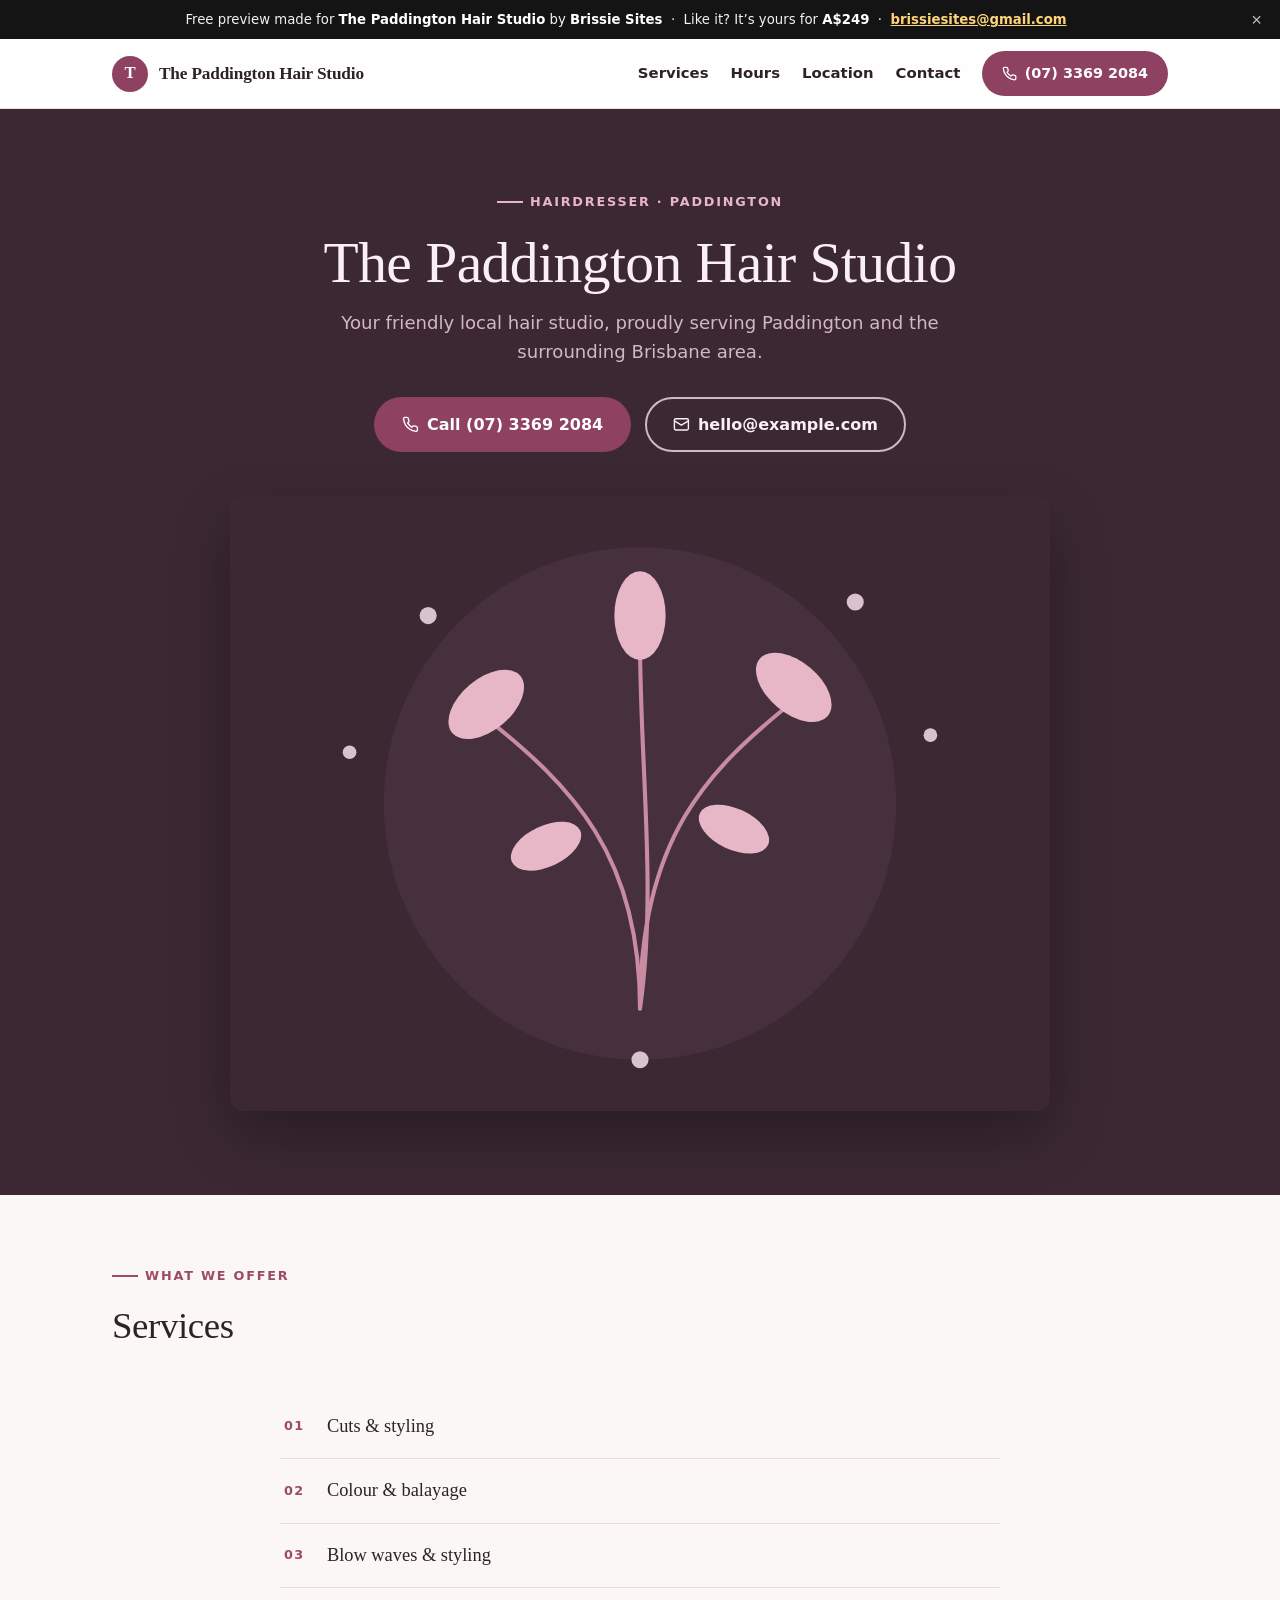
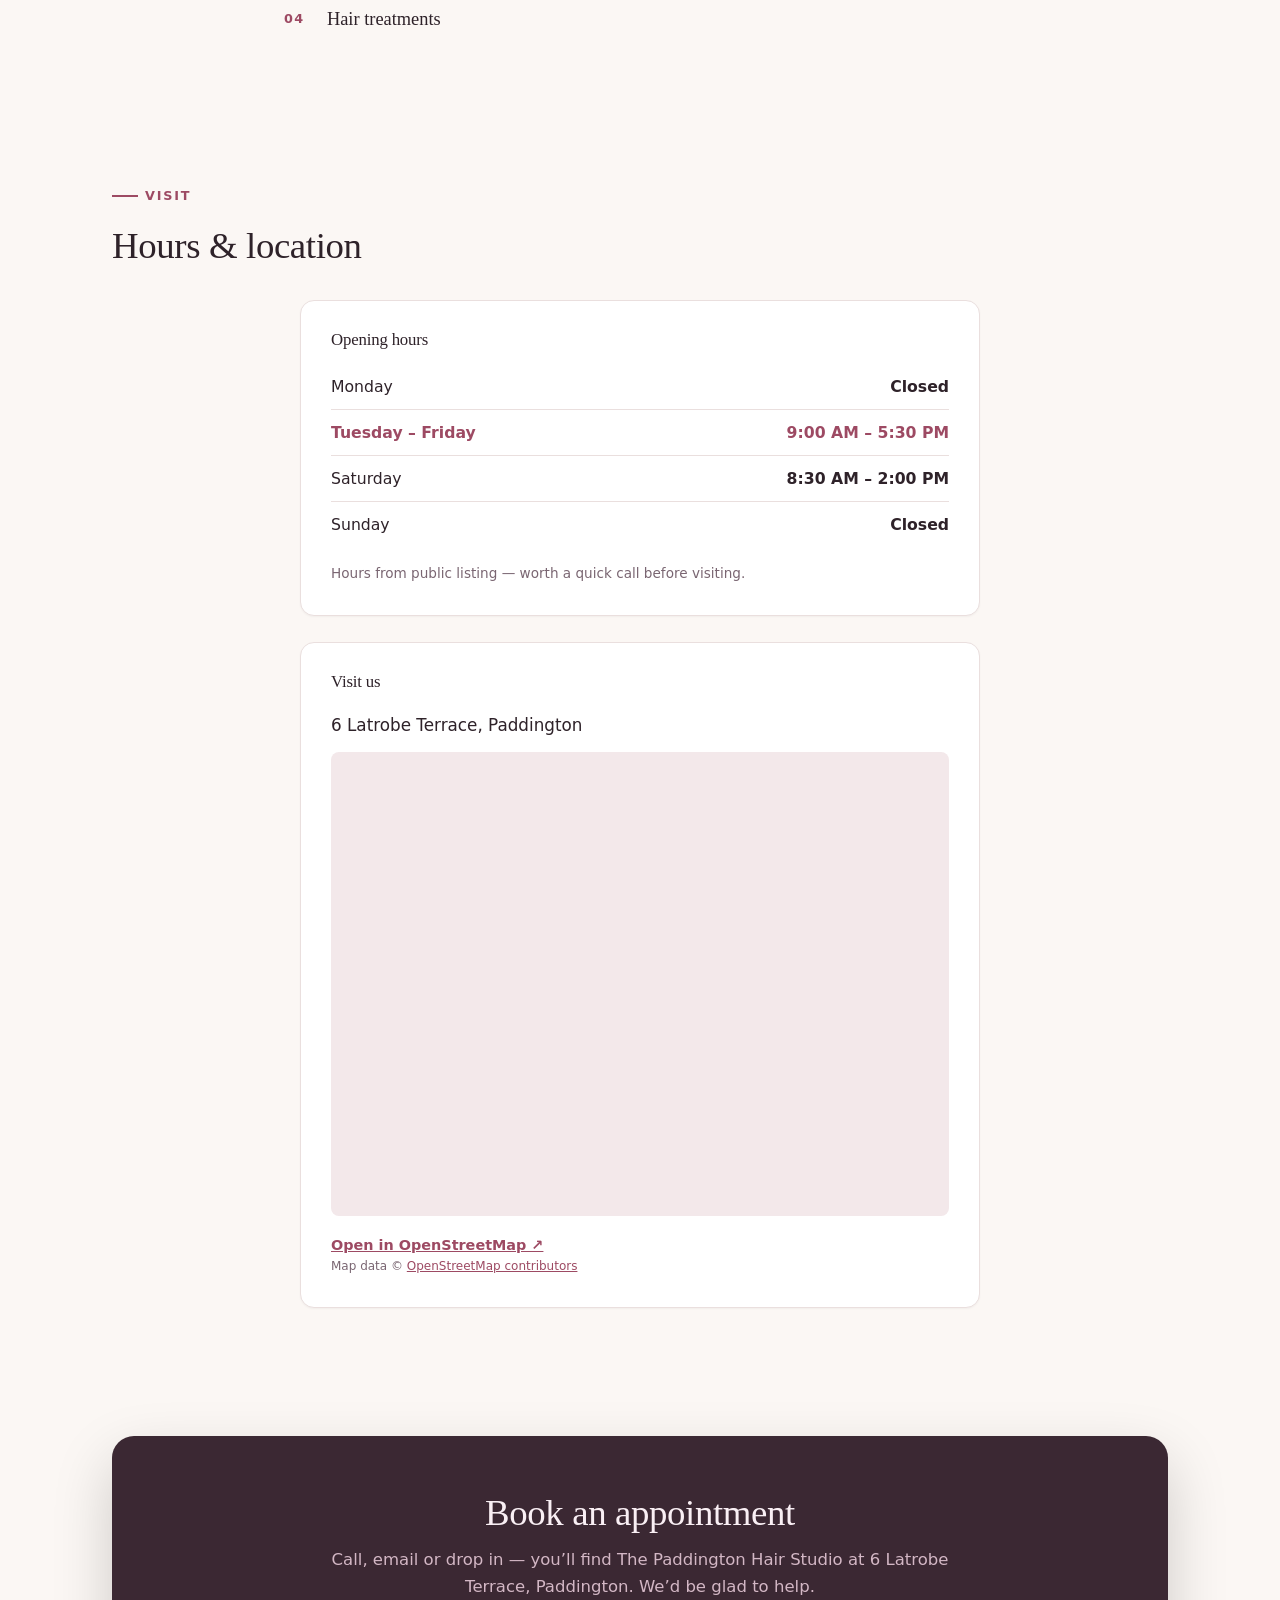
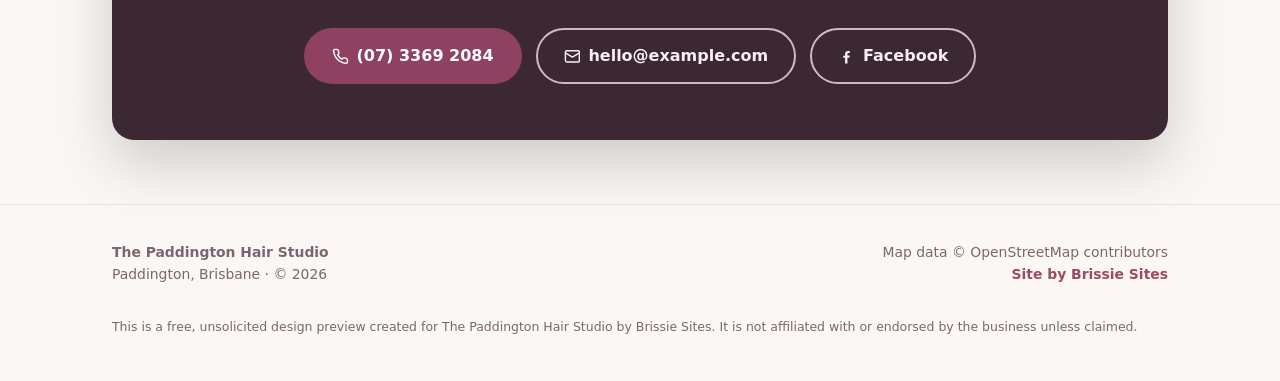
<file: previews/_samples/paddington-hair/index.html>
<!doctype html>
<html lang="en-AU">
<head>
<meta charset="utf-8">
<meta name="viewport" content="width=device-width,initial-scale=1">
<title>The Paddington Hair Studio — Hairdresser in Paddington, Brisbane</title>
<meta name="description" content="The Paddington Hair Studio is a local hair studio in Paddington, Brisbane. Services include cuts &amp; styling, colour &amp; balayage, blow waves &amp; styling. Call (07) 3">
<meta name="robots" content="noindex">
<meta property="og:type" content="website">
<meta property="og:title" content="The Paddington Hair Studio — Hairdresser in Paddington, Brisbane">
<meta property="og:description" content="The Paddington Hair Studio is a local hair studio in Paddington, Brisbane. Services include cuts &amp; styling, colour &amp; balayage, blow waves &amp; styling. Call (07) 3">
<meta property="og:locale" content="en_AU">
<meta name="theme-color" content="#3b2833">
<link rel="icon" href="data:image/svg+xml,%3Csvg xmlns='http://www.w3.org/2000/svg' viewBox='0 0 64 64'%3E%3Crect width='64' height='64' rx='14' fill='%238e4160'/%3E%3Ctext x='32' y='44' font-family='system-ui,sans-serif' font-size='34' font-weight='700' text-anchor='middle' fill='%23ffffff'%3ET%3C/text%3E%3C/svg%3E">
<script type="application/ld+json">{"@context":"https://schema.org","@type":"HairSalon","name":"The Paddington Hair Studio","address":{"@type":"PostalAddress","streetAddress":"6 Latrobe Terrace","addressLocality":"Paddington","addressRegion":"QLD","addressCountry":"AU"},"telephone":"(07) 3369 2084","email":"hello@example.com","sameAs":["https://www.facebook.com/example"],"geo":{"@type":"GeoCoordinates","latitude":-27.4608,"longitude":153.0055},"openingHoursSpecification":[{"@type":"OpeningHoursSpecification","dayOfWeek":["Tuesday","Wednesday","Thursday","Friday"],"opens":"09:00","closes":"17:30"},{"@type":"OpeningHoursSpecification","dayOfWeek":["Saturday"],"opens":"08:30","closes":"14:00"}]}</script>
<style>
:root{--bg:#fbf7f4;--surface:#ffffff;--ink:#2e2229;--muted:#7a6672;--deep:#3b2833;--deep-ink:#f9eff4;--deep-muted:#d3b7c5;--accent:#9d4a63;--accent-bg:#8e4160;--accent-ink:#ffffff;--accent-on-deep:#e7b7c8;--line:#eadfde;--chip:#f3e8ea;--radius:14px;--btn-radius:999px;--font-d:Didot,"Bodoni MT",Cochin,Georgia,"Times New Roman",serif;--font-b:system-ui,"Segoe UI",Roboto,Helvetica,Arial,sans-serif}
*{box-sizing:border-box;margin:0;padding:0}
html{scroll-behavior:smooth}
body{font-family:var(--font-b);background:var(--bg);color:var(--ink);line-height:1.6;font-size:16.5px;-webkit-font-smoothing:antialiased}
img,svg{max-width:100%;display:block}
a{color:var(--accent)}
.wrap{max-width:1100px;margin:0 auto;padding:0 22px}
section{padding:64px 0}
h1,h2,h3{font-family:var(--font-d);line-height:1.12;font-weight:500;letter-spacing:-.01em}
h2{font-size:clamp(1.7rem,3.4vw,2.3rem);margin-bottom:.4em}
h3{font-size:1.05rem}
.eyebrow{display:inline-flex;align-items:center;gap:.55em;font-size:.8rem;font-weight:700;letter-spacing:.14em;text-transform:uppercase;color:var(--accent);margin-bottom:18px}
.eyebrow::before{content:"";width:26px;height:2px;background:var(--accent);display:inline-block}
.hero .eyebrow{color:var(--accent-on-deep)}
.hero .eyebrow::before{background:var(--accent-on-deep)}
.lede{font-size:1.13rem;color:var(--deep-muted);max-width:34em;margin:14px 0 30px}
.btn{display:inline-flex;align-items:center;gap:.5em;padding:13px 26px;border-radius:var(--btn-radius);font-weight:700;font-size:1rem;text-decoration:none;border:2px solid transparent;transition:transform .15s ease,box-shadow .15s ease;max-width:100%;min-width:0;overflow-wrap:anywhere;text-align:center}
.btn-primary{background:var(--accent-bg);color:var(--accent-ink)}
.btn-primary:hover{transform:translateY(-2px);box-shadow:0 8px 20px rgb(0 0 0/.22)}
.btn-ghost{border-color:var(--deep-muted);color:var(--deep-ink);background:transparent}
.btn-ghost:hover{border-color:var(--deep-ink)}
.btn svg{width:1.05em;height:1.05em;flex:none}
/* preview banner */
.pvbar{position:relative;z-index:60;display:flex;align-items:center;justify-content:center;gap:1em;flex-wrap:wrap;background:#141414;color:#f2f2f2;font-size:.83rem;padding:9px 46px 9px 18px;text-align:center}
.pvbar a{color:#ffd479;font-weight:700}
.pvbar strong{color:#fff}
.pvbar button{position:absolute;right:10px;top:50%;transform:translateY(-50%);background:transparent;border:0;color:#bbb;font-size:1.15rem;cursor:pointer;line-height:1;padding:4px 8px}
.pvbar button:hover{color:#fff}
/* header */
.site-head{position:sticky;top:0;z-index:50;background:color-mix(in srgb,var(--surface) 88%,transparent);backdrop-filter:blur(10px);border-bottom:1px solid var(--line)}
.site-head .wrap{display:flex;align-items:center;justify-content:space-between;gap:14px;padding-top:12px;padding-bottom:12px}
.brand{display:flex;align-items:center;gap:11px;text-decoration:none;color:var(--ink);font-family:var(--font-d);font-weight:600;font-size:1.08rem;letter-spacing:-.01em}
.brand .mark{width:36px;height:36px;flex:none;border-radius:50%;background:var(--accent-bg);color:var(--accent-ink);display:grid;place-items:center;font-size:1.05rem}
nav{display:flex;align-items:center;gap:22px}
nav a{color:var(--ink);text-decoration:none;font-size:.93rem;font-weight:600}
nav a:hover{color:var(--accent)}
nav .btn{padding:9px 18px;font-size:.9rem}
@media(max-width:640px){nav a.navlink{display:none}nav .btn{display:none}}
/* hero */
.hero{background:var(--deep);color:var(--deep-ink);padding:76px 0 84px;overflow:hidden}
.hero-grid{display:grid;grid-template-columns:1.02fr .98fr;gap:56px;align-items:center}
.hero-center{text-align:center;max-width:820px;margin:0 auto}
.hero-center .eyebrow{justify-content:center}
.hero-center .lede{margin-left:auto;margin-right:auto}
.hero-art{border-radius:var(--radius);overflow:hidden;box-shadow:0 24px 60px rgb(0 0 0/.3);line-height:0}
.hero-center .hero-art{margin-top:44px}
.hero h1{font-size:clamp(2.2rem,5.4vw,3.6rem)}
.cta-row{display:flex;gap:14px;flex-wrap:wrap}
.hero-center .cta-row{justify-content:center}
.hero .phone-chip{margin-top:22px;color:var(--deep-muted);font-size:.92rem}
/* services */
.svc-head{display:flex;align-items:end;justify-content:space-between;gap:20px;margin-bottom:34px}
.svc-head p{color:var(--muted);max-width:40em}
.svc-grid{display:grid;grid-template-columns:repeat(auto-fit,minmax(240px,1fr));gap:18px;list-style:none}
.svc-grid li{background:var(--surface);border:1px solid var(--line);border-radius:var(--radius);padding:20px 22px;display:flex;gap:14px;align-items:flex-start;box-shadow:0 1px 2px rgb(0 0 0/.04)}
.svc-grid li .ic{flex:none;width:38px;height:38px;border-radius:50%;background:var(--chip);color:var(--accent);display:grid;place-items:center}
.svc-grid li .ic svg{width:19px;height:19px}
.svc-rows{list-style:none;max-width:720px;margin:0 auto}
.svc-rows li{display:flex;align-items:center;gap:16px;padding:17px 4px;border-bottom:1px solid var(--line);font-family:var(--font-d);font-size:1.15rem}
.svc-rows li:last-child{border-bottom:0}
.svc-rows .dot{flex:none;width:9px;height:9px;border-radius:50%;background:var(--accent)}
.svc-rows .no{color:var(--accent);font-size:.8rem;letter-spacing:.1em;font-family:var(--font-b);font-weight:700;min-width:2.1em}
.svc-menu{list-style:none;display:grid;grid-template-columns:repeat(auto-fit,minmax(300px,1fr));column-gap:48px;max-width:860px;margin:0 auto;background:var(--surface);border:1px solid var(--line);border-radius:var(--radius);padding:34px 40px}
.svc-menu li{display:flex;align-items:baseline;gap:10px;padding:13px 0;border-bottom:1px dashed var(--line)}
.svc-menu li span:first-child{font-family:var(--font-d);font-size:1.12rem}
.svc-checks{list-style:none;display:grid;grid-template-columns:repeat(auto-fit,minmax(280px,1fr));gap:14px 34px;max-width:860px}
.svc-checks li{display:flex;gap:12px;align-items:flex-start;padding:6px 0;font-size:1.05rem}
.svc-checks .ic{flex:none;width:26px;height:26px;border-radius:6px;background:var(--chip);color:var(--accent);display:grid;place-items:center;margin-top:2px}
.svc-checks .ic svg{width:15px;height:15px}
/* info (hours + location) */
.info-grid{display:grid;grid-template-columns:1fr 1fr;gap:26px;align-items:stretch}
.info-grid.single{grid-template-columns:1fr;max-width:720px;margin:0 auto}
.info-grid.centered{grid-template-columns:minmax(0,680px);justify-content:center}
.card{background:var(--surface);border:1px solid var(--line);border-radius:var(--radius);padding:30px;box-shadow:0 1px 2px rgb(0 0 0/.04)}
.hours-table{width:100%;border-collapse:collapse;font-size:.98rem}
.hours-table td{padding:10px 0;border-bottom:1px solid var(--line)}
.hours-table tr:last-child td{border-bottom:0}
.hours-table td:last-child{text-align:right;font-weight:600;font-variant-numeric:tabular-nums}
.hours-table tr.today td{color:var(--accent);font-weight:800}
.hours-note{margin-top:16px;font-size:.85rem;color:var(--muted)}
.map-frame{width:100%;aspect-ratio:4/3;border:0;border-radius:calc(var(--radius) - 6px);background:var(--chip)}
.addr{font-size:1.05rem;margin:6px 0 14px}
.map-link{font-size:.9rem;font-weight:600}
.map-credit{font-size:.75rem;color:var(--muted);margin-top:10px}
.photos{display:grid;grid-template-columns:repeat(auto-fit,minmax(200px,1fr));gap:14px;margin-top:20px}
.photos img{width:100%;aspect-ratio:4/3;object-fit:cover;border-radius:calc(var(--radius) - 6px)}
/* contact */
.contact-band{background:var(--deep);color:var(--deep-ink);border-radius:calc(var(--radius) + 8px);padding:56px 48px;text-align:center;box-shadow:0 24px 60px rgb(0 0 0/.18)}
.contact-band h2{color:var(--deep-ink)}
.contact-band p{color:var(--deep-muted);max-width:38em;margin:0 auto 28px}
.contact-band .cta-row{justify-content:center}
/* footer */
.site-foot{border-top:1px solid var(--line);padding:36px 0 44px;font-size:.87rem;color:var(--muted)}
.site-foot .wrap{display:flex;justify-content:space-between;gap:18px;flex-wrap:wrap}
.site-foot .studio{color:var(--accent);font-weight:700;text-decoration:none}
.preview-note{width:100%;font-size:.78rem;margin-top:14px}
/* responsive */
@media(max-width:860px){
  .hero-grid{grid-template-columns:1fr;gap:38px}
  .hero{padding:60px 0 66px}
  .info-grid{grid-template-columns:1fr}
  .contact-band{padding:42px 24px}
  section{padding:50px 0}
  .svc-menu{padding:26px 22px}
}
@media(prefers-reduced-motion:reduce){*{scroll-behavior:auto;transition:none!important}}
:focus-visible{outline:3px solid var(--accent);outline-offset:2px;border-radius:4px}
</style>
</head>
<body>
<div class="pvbar" id="pvbar" role="region" aria-label="Preview notice">
  <span>Free preview made for <strong>The Paddington Hair Studio</strong> by <strong>Brissie Sites</strong>
  &nbsp;·&nbsp; Like it? It&rsquo;s yours for <strong>A$249</strong>
  &nbsp;·&nbsp; <a href="mailto:brissiesites@gmail.com">brissiesites@gmail.com</a></span>
  <button type="button" id="pv-dismiss" aria-label="Dismiss preview notice">&times;</button>
</div>
<header class="site-head"><div class="wrap">
  <a class="brand" href="#top"><span class="mark">T</span>The Paddington Hair Studio</a>
  <nav aria-label="Site">
    <a class="navlink" href="#services">Services</a>
    <a class="navlink" href="#hours">Hours</a>
    <a class="navlink" href="#location">Location</a>
    <a class="navlink" href="#contact">Contact</a>
    <a class="btn btn-primary" href="tel:0733692084"><svg viewBox="0 0 24 24" fill="none" stroke="currentColor" stroke-width="2" stroke-linecap="round" stroke-linejoin="round" aria-hidden="true"><path d="M22 16.9v3a2 2 0 0 1-2.2 2 19.8 19.8 0 0 1-8.6-3 19.5 19.5 0 0 1-6-6 19.8 19.8 0 0 1-3-8.7A2 2 0 0 1 4.1 2h3a2 2 0 0 1 2 1.7c.1 1 .4 2 .7 2.8a2 2 0 0 1-.5 2.1L8.1 9.9a16 16 0 0 0 6 6l1.3-1.2a2 2 0 0 1 2.1-.5c.9.3 1.9.6 2.8.7a2 2 0 0 1 1.7 2z"/></svg>(07) 3369 2084</a>
  </nav>
</div></header>
<main>
<section class="hero" id="top"><div class="wrap"><div class="hero-center">
        <span class="eyebrow">Hairdresser · Paddington</span>
        <h1>The Paddington Hair Studio</h1>
        <p class="lede">Your friendly local hair studio, proudly serving Paddington and the surrounding Brisbane area.</p>
        <div class="cta-row"><a class="btn btn-primary" href="tel:0733692084"><svg viewBox="0 0 24 24" fill="none" stroke="currentColor" stroke-width="2" stroke-linecap="round" stroke-linejoin="round" aria-hidden="true"><path d="M22 16.9v3a2 2 0 0 1-2.2 2 19.8 19.8 0 0 1-8.6-3 19.5 19.5 0 0 1-6-6 19.8 19.8 0 0 1-3-8.7A2 2 0 0 1 4.1 2h3a2 2 0 0 1 2 1.7c.1 1 .4 2 .7 2.8a2 2 0 0 1-.5 2.1L8.1 9.9a16 16 0 0 0 6 6l1.3-1.2a2 2 0 0 1 2.1-.5c.9.3 1.9.6 2.8.7a2 2 0 0 1 1.7 2z"/></svg>Call (07) 3369 2084</a>
<a class="btn btn-ghost" href="mailto:hello@example.com"><svg viewBox="0 0 24 24" fill="none" stroke="currentColor" stroke-width="2" stroke-linecap="round" stroke-linejoin="round" aria-hidden="true"><rect x="2" y="4" width="20" height="16" rx="2"/><path d="m22 7-10 6L2 7"/></svg>hello@example.com</a></div>
        <div class="hero-art"><svg xmlns="http://www.w3.org/2000/svg" viewBox="0 0 480 360" role="img" aria-hidden="true">
    <rect width="480" height="360" fill="#3b2833"/>
    <circle cx="240" cy="180" r="150" fill="#46303d"/>
    <g fill="none" stroke="#c98ba1" stroke-width="2.4" stroke-linecap="round">
      <path d="M240 300 C 240 210 200 170 150 130"/>
      <path d="M240 300 C 240 200 280 160 330 120"/>
      <path d="M240 300 C 250 230 240 160 240 84"/>
    </g>
    <g fill="#e7b7c8">
      <ellipse cx="150" cy="122" rx="26" ry="15" transform="rotate(-40 150 122)"/>
      <ellipse cx="330" cy="112" rx="26" ry="15" transform="rotate(40 330 112)"/>
      <ellipse cx="240" cy="70" rx="15" ry="26"/>
      <ellipse cx="185" cy="205" rx="22" ry="12" transform="rotate(-25 185 205)"/>
      <ellipse cx="295" cy="195" rx="22" ry="12" transform="rotate(25 295 195)"/>
    </g>
    <g fill="#f4dde6" opacity=".85"><circle cx="116" cy="70" r="5"/><circle cx="366" cy="62" r="5"/><circle cx="410" cy="140" r="4"/><circle cx="70" cy="150" r="4"/><circle cx="240" cy="330" r="5"/></g>
  </svg></div>
      </div></div></section>
<section id="services"><div class="wrap">
  <div class="svc-head"><div><span class="eyebrow">What we offer</span><h2>Services</h2></div></div>
  <ul class="svc-rows"><li><span class="no">01</span>Cuts &amp; styling</li><li><span class="no">02</span>Colour &amp; balayage</li><li><span class="no">03</span>Blow waves &amp; styling</li><li><span class="no">04</span>Hair treatments</li></ul>
</div></section>
<section><div class="wrap"><span class="eyebrow">Visit</span>
  <h2 style="margin-bottom:34px">Hours &amp; location</h2>
  <div class="info-grid centered"><div class="card" id="hours"><h3>Opening hours</h3><div style="height:14px"></div><table class="hours-table"><tbody><tr data-days="0"><td>Monday</td><td>Closed</td></tr><tr data-days="1,2,3,4"><td>Tuesday – Friday</td><td>9:00 AM – 5:30 PM</td></tr><tr data-days="5"><td>Saturday</td><td>8:30 AM – 2:00 PM</td></tr><tr data-days="6"><td>Sunday</td><td>Closed</td></tr></tbody></table>
       <p class="hours-note">Hours from public listing — worth a quick call before visiting.</p></div>
<div class="card" id="location"><h3>Visit us</h3><div style="height:14px"></div><p class="addr">6 Latrobe Terrace, Paddington</p><iframe class="map-frame" title="Map of The Paddington Hair Studio area" loading="lazy" referrerpolicy="no-referrer"
      src="https://www.openstreetmap.org/export/embed.html?bbox=153.00100,-27.46404,153.01000,-27.45756&amp;layer=mapnik&amp;marker=-27.4608,153.0055"></iframe><p class="map-credit"><a class="map-link" href="https://www.openstreetmap.org/?mlat=-27.4608&amp;mlon=153.0055#map=17/-27.4608/153.0055" target="_blank" rel="noopener">Open in OpenStreetMap &nearr;</a><br>Map data &copy; <a href="https://www.openstreetmap.org/copyright" target="_blank" rel="noopener">OpenStreetMap contributors</a></p></div></div>
</div></section>

<section id="contact"><div class="wrap"><div class="contact-band">
  <h2>Book an appointment</h2>
  <p>Call, email or drop in — you&rsquo;ll find The Paddington Hair Studio at 6 Latrobe Terrace, Paddington. We&rsquo;d be glad to help.</p>
  <div class="cta-row"><a class="btn btn-primary" href="tel:0733692084"><svg viewBox="0 0 24 24" fill="none" stroke="currentColor" stroke-width="2" stroke-linecap="round" stroke-linejoin="round" aria-hidden="true"><path d="M22 16.9v3a2 2 0 0 1-2.2 2 19.8 19.8 0 0 1-8.6-3 19.5 19.5 0 0 1-6-6 19.8 19.8 0 0 1-3-8.7A2 2 0 0 1 4.1 2h3a2 2 0 0 1 2 1.7c.1 1 .4 2 .7 2.8a2 2 0 0 1-.5 2.1L8.1 9.9a16 16 0 0 0 6 6l1.3-1.2a2 2 0 0 1 2.1-.5c.9.3 1.9.6 2.8.7a2 2 0 0 1 1.7 2z"/></svg>(07) 3369 2084</a>
<a class="btn btn-ghost" href="mailto:hello@example.com"><svg viewBox="0 0 24 24" fill="none" stroke="currentColor" stroke-width="2" stroke-linecap="round" stroke-linejoin="round" aria-hidden="true"><rect x="2" y="4" width="20" height="16" rx="2"/><path d="m22 7-10 6L2 7"/></svg>hello@example.com</a>
<a class="btn btn-ghost" href="https://www.facebook.com/example" target="_blank" rel="noopener"><svg viewBox="0 0 24 24" fill="currentColor" aria-hidden="true"><path d="M13.5 22v-8h2.7l.4-3.2h-3.1V8.7c0-.9.3-1.6 1.6-1.6h1.7V4.3c-.3 0-1.3-.1-2.5-.1-2.5 0-4.2 1.5-4.2 4.3v2.4H7.4V14h2.7v8z"/></svg>Facebook</a></div>
</div></div></section>
</main>
<footer class="site-foot"><div class="wrap">
  <div><strong>The Paddington Hair Studio</strong><br>Paddington, Brisbane · &copy; 2026</div>
  <div style="text-align:right">Map data &copy; OpenStreetMap contributors<br><a class="studio" href="mailto:brissiesites@gmail.com">Site by Brissie Sites</a></div>
  <p class="preview-note">This is a free, unsolicited design preview created for The Paddington Hair Studio by Brissie Sites. It is not affiliated with or endorsed by the business unless claimed.</p>
</div></footer>
<script>(function(){var b=document.getElementById('pv-dismiss');if(b){b.addEventListener('click',function(){var e=document.getElementById('pvbar');if(e)e.remove()})}var d=(new Date().getDay()+6)%7;var t=document.querySelectorAll('tr[data-days]');for(var i=0;i<t.length;i++){if(t[i].getAttribute('data-days').split(',').indexOf(String(d))>-1)t[i].classList.add('today')}})();</script>
</body>
</html>
</file>
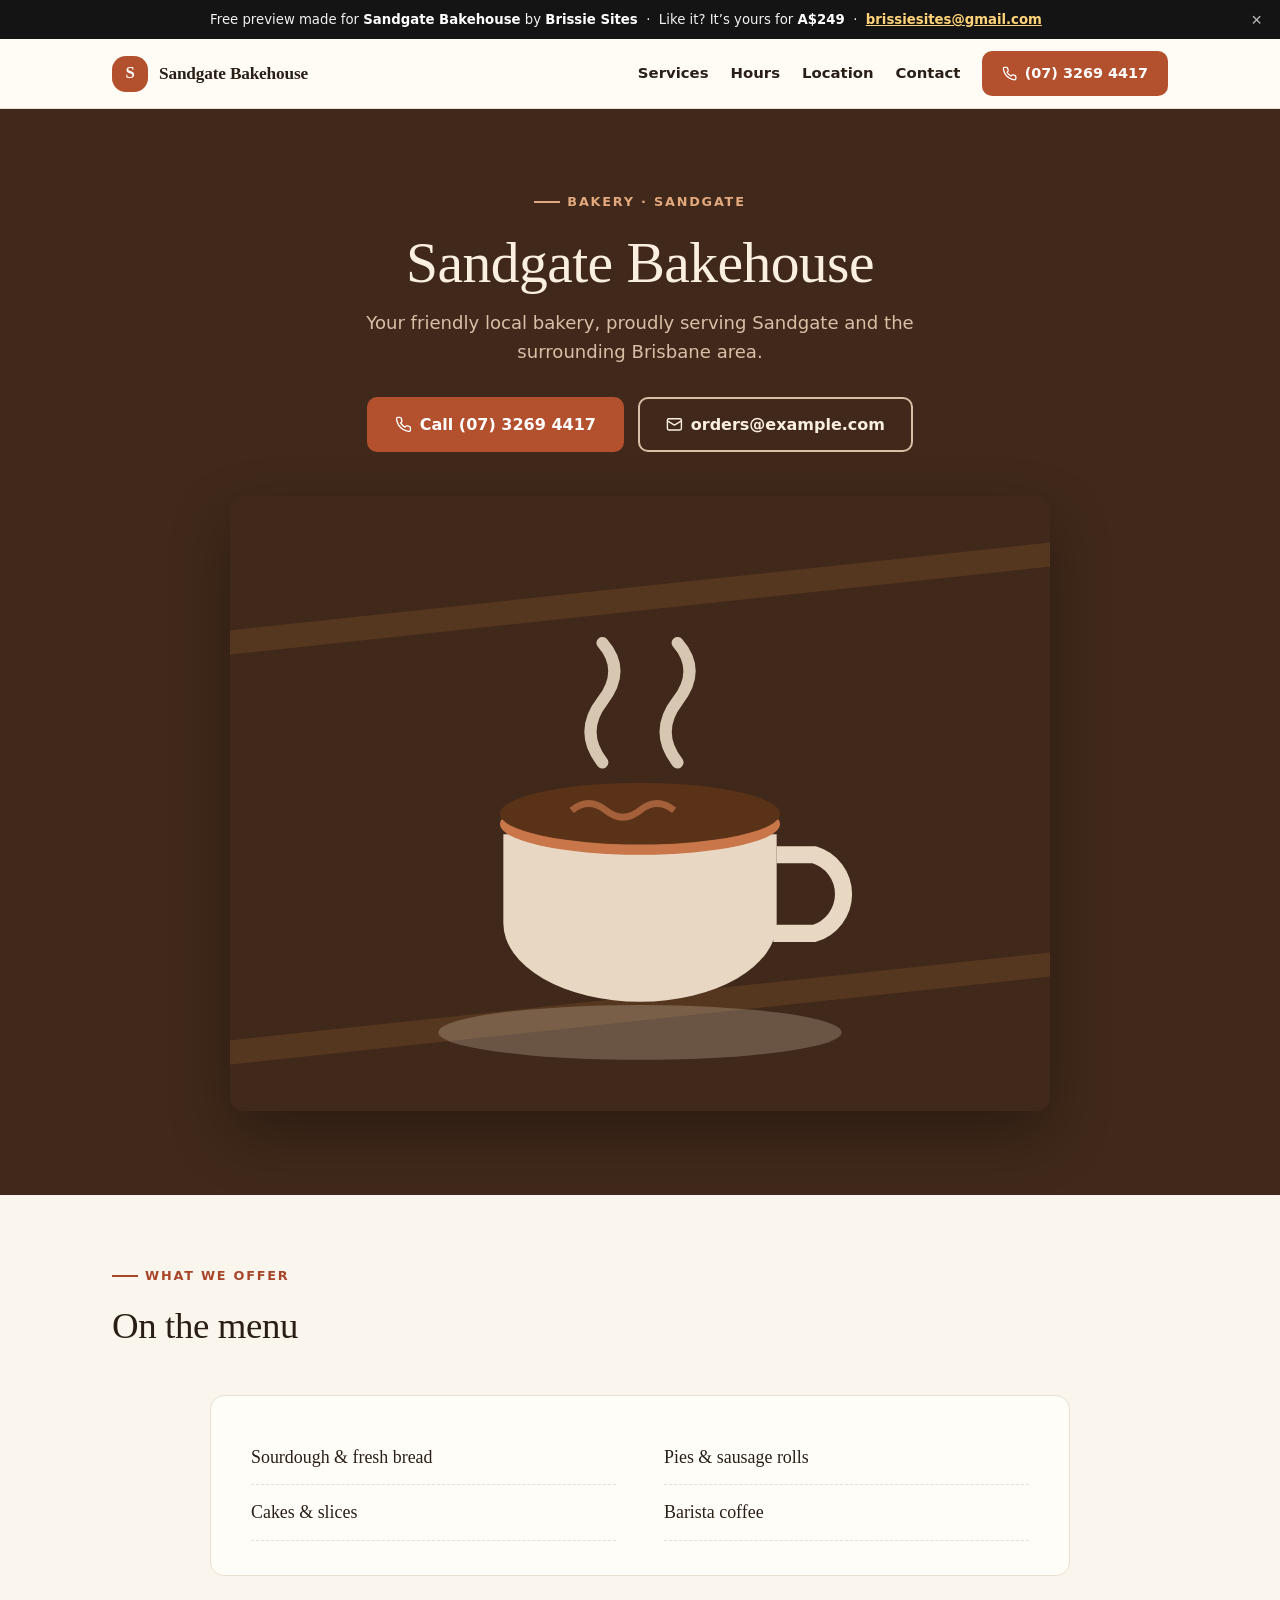
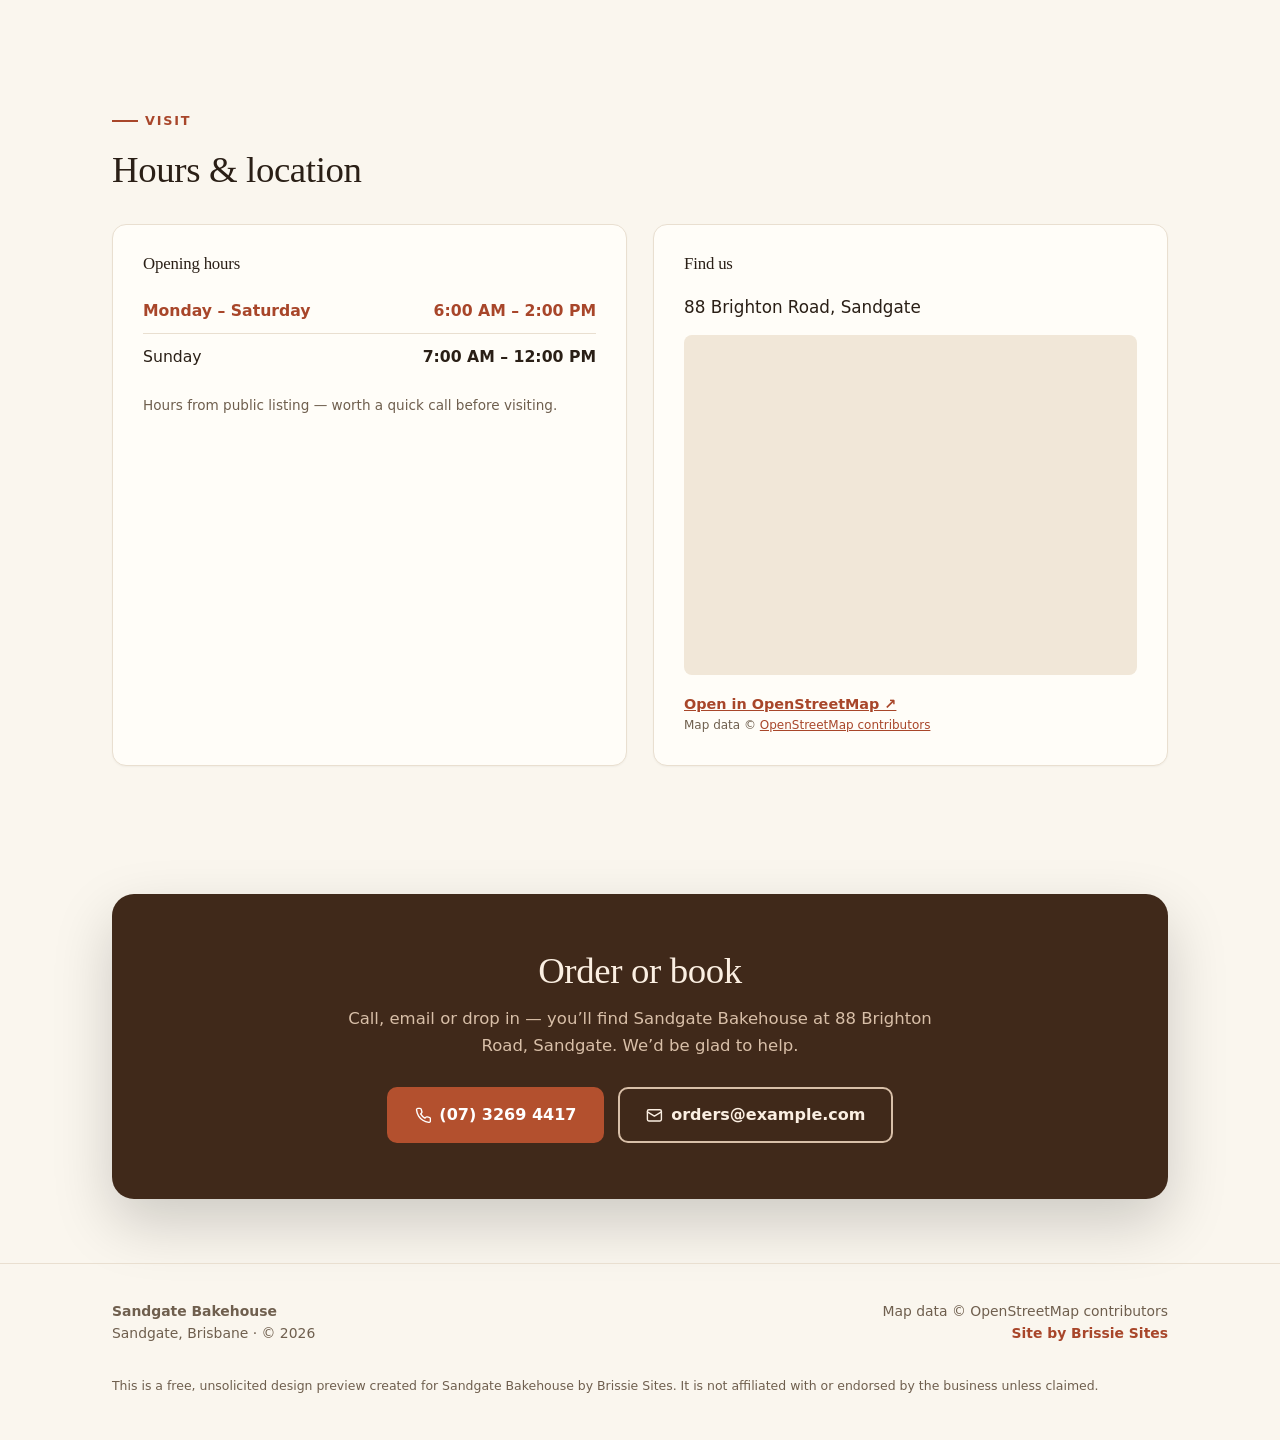
<file: previews/_samples/sandgate-bakehouse/index.html>
<!doctype html>
<html lang="en-AU">
<head>
<meta charset="utf-8">
<meta name="viewport" content="width=device-width,initial-scale=1">
<title>Sandgate Bakehouse — Bakery in Sandgate, Brisbane</title>
<meta name="description" content="Sandgate Bakehouse is a local bakery in Sandgate, Brisbane. Services include sourdough &amp; fresh bread, pies &amp; sausage rolls, cakes &amp; slices. Call (07) 3269 4417.">
<meta name="robots" content="noindex">
<meta property="og:type" content="website">
<meta property="og:title" content="Sandgate Bakehouse — Bakery in Sandgate, Brisbane">
<meta property="og:description" content="Sandgate Bakehouse is a local bakery in Sandgate, Brisbane. Services include sourdough &amp; fresh bread, pies &amp; sausage rolls, cakes &amp; slices. Call (07) 3269 4417.">
<meta property="og:locale" content="en_AU">
<meta name="theme-color" content="#40291a">
<link rel="icon" href="data:image/svg+xml,%3Csvg xmlns='http://www.w3.org/2000/svg' viewBox='0 0 64 64'%3E%3Crect width='64' height='64' rx='14' fill='%23b3502e'/%3E%3Ctext x='32' y='44' font-family='system-ui,sans-serif' font-size='34' font-weight='700' text-anchor='middle' fill='%23ffffff'%3ES%3C/text%3E%3C/svg%3E">
<script type="application/ld+json">{"@context":"https://schema.org","@type":"Bakery","name":"Sandgate Bakehouse","address":{"@type":"PostalAddress","streetAddress":"88 Brighton Road","addressLocality":"Sandgate","addressRegion":"QLD","addressCountry":"AU"},"telephone":"(07) 3269 4417","email":"orders@example.com","geo":{"@type":"GeoCoordinates","latitude":-27.3228,"longitude":153.07},"openingHoursSpecification":[{"@type":"OpeningHoursSpecification","dayOfWeek":["Monday","Tuesday","Wednesday","Thursday","Friday","Saturday"],"opens":"06:00","closes":"14:00"},{"@type":"OpeningHoursSpecification","dayOfWeek":["Sunday"],"opens":"07:00","closes":"12:00"}]}</script>
<style>
:root{--bg:#faf6ee;--surface:#fffdf8;--ink:#2a1f16;--muted:#6f5f4e;--deep:#40291a;--deep-ink:#fbefe2;--deep-muted:#d8bfa8;--accent:#a8462a;--accent-bg:#b3502e;--accent-ink:#ffffff;--accent-on-deep:#e2a87e;--line:#e9dfd0;--chip:#f1e7d8;--radius:14px;--btn-radius:10px;--font-d:"Palatino Linotype",Palatino,Georgia,"Times New Roman",serif;--font-b:system-ui,"Segoe UI",Roboto,Helvetica,Arial,sans-serif}
*{box-sizing:border-box;margin:0;padding:0}
html{scroll-behavior:smooth}
body{font-family:var(--font-b);background:var(--bg);color:var(--ink);line-height:1.6;font-size:16.5px;-webkit-font-smoothing:antialiased}
img,svg{max-width:100%;display:block}
a{color:var(--accent)}
.wrap{max-width:1100px;margin:0 auto;padding:0 22px}
section{padding:64px 0}
h1,h2,h3{font-family:var(--font-d);line-height:1.12;font-weight:500;letter-spacing:-.01em}
h2{font-size:clamp(1.7rem,3.4vw,2.3rem);margin-bottom:.4em}
h3{font-size:1.05rem}
.eyebrow{display:inline-flex;align-items:center;gap:.55em;font-size:.8rem;font-weight:700;letter-spacing:.14em;text-transform:uppercase;color:var(--accent);margin-bottom:18px}
.eyebrow::before{content:"";width:26px;height:2px;background:var(--accent);display:inline-block}
.hero .eyebrow{color:var(--accent-on-deep)}
.hero .eyebrow::before{background:var(--accent-on-deep)}
.lede{font-size:1.13rem;color:var(--deep-muted);max-width:34em;margin:14px 0 30px}
.btn{display:inline-flex;align-items:center;gap:.5em;padding:13px 26px;border-radius:var(--btn-radius);font-weight:700;font-size:1rem;text-decoration:none;border:2px solid transparent;transition:transform .15s ease,box-shadow .15s ease;max-width:100%;min-width:0;overflow-wrap:anywhere;text-align:center}
.btn-primary{background:var(--accent-bg);color:var(--accent-ink)}
.btn-primary:hover{transform:translateY(-2px);box-shadow:0 8px 20px rgb(0 0 0/.22)}
.btn-ghost{border-color:var(--deep-muted);color:var(--deep-ink);background:transparent}
.btn-ghost:hover{border-color:var(--deep-ink)}
.btn svg{width:1.05em;height:1.05em;flex:none}
/* preview banner */
.pvbar{position:relative;z-index:60;display:flex;align-items:center;justify-content:center;gap:1em;flex-wrap:wrap;background:#141414;color:#f2f2f2;font-size:.83rem;padding:9px 46px 9px 18px;text-align:center}
.pvbar a{color:#ffd479;font-weight:700}
.pvbar strong{color:#fff}
.pvbar button{position:absolute;right:10px;top:50%;transform:translateY(-50%);background:transparent;border:0;color:#bbb;font-size:1.15rem;cursor:pointer;line-height:1;padding:4px 8px}
.pvbar button:hover{color:#fff}
/* header */
.site-head{position:sticky;top:0;z-index:50;background:color-mix(in srgb,var(--surface) 88%,transparent);backdrop-filter:blur(10px);border-bottom:1px solid var(--line)}
.site-head .wrap{display:flex;align-items:center;justify-content:space-between;gap:14px;padding-top:12px;padding-bottom:12px}
.brand{display:flex;align-items:center;gap:11px;text-decoration:none;color:var(--ink);font-family:var(--font-d);font-weight:600;font-size:1.08rem;letter-spacing:-.01em}
.brand .mark{width:36px;height:36px;flex:none;border-radius:var(--radius);background:var(--accent-bg);color:var(--accent-ink);display:grid;place-items:center;font-size:1.05rem}
nav{display:flex;align-items:center;gap:22px}
nav a{color:var(--ink);text-decoration:none;font-size:.93rem;font-weight:600}
nav a:hover{color:var(--accent)}
nav .btn{padding:9px 18px;font-size:.9rem}
@media(max-width:640px){nav a.navlink{display:none}nav .btn{display:none}}
/* hero */
.hero{background:var(--deep);color:var(--deep-ink);padding:76px 0 84px;overflow:hidden}
.hero-grid{display:grid;grid-template-columns:1.02fr .98fr;gap:56px;align-items:center}
.hero-center{text-align:center;max-width:820px;margin:0 auto}
.hero-center .eyebrow{justify-content:center}
.hero-center .lede{margin-left:auto;margin-right:auto}
.hero-art{border-radius:var(--radius);overflow:hidden;box-shadow:0 24px 60px rgb(0 0 0/.3);line-height:0}
.hero-center .hero-art{margin-top:44px}
.hero h1{font-size:clamp(2.2rem,5.4vw,3.6rem)}
.cta-row{display:flex;gap:14px;flex-wrap:wrap}
.hero-center .cta-row{justify-content:center}
.hero .phone-chip{margin-top:22px;color:var(--deep-muted);font-size:.92rem}
/* services */
.svc-head{display:flex;align-items:end;justify-content:space-between;gap:20px;margin-bottom:34px}
.svc-head p{color:var(--muted);max-width:40em}
.svc-grid{display:grid;grid-template-columns:repeat(auto-fit,minmax(240px,1fr));gap:18px;list-style:none}
.svc-grid li{background:var(--surface);border:1px solid var(--line);border-radius:var(--radius);padding:20px 22px;display:flex;gap:14px;align-items:flex-start;box-shadow:0 1px 2px rgb(0 0 0/.04)}
.svc-grid li .ic{flex:none;width:38px;height:38px;border-radius:10px;background:var(--chip);color:var(--accent);display:grid;place-items:center}
.svc-grid li .ic svg{width:19px;height:19px}
.svc-rows{list-style:none;max-width:720px;margin:0 auto}
.svc-rows li{display:flex;align-items:center;gap:16px;padding:17px 4px;border-bottom:1px solid var(--line);font-family:var(--font-d);font-size:1.15rem}
.svc-rows li:last-child{border-bottom:0}
.svc-rows .dot{flex:none;width:9px;height:9px;border-radius:50%;background:var(--accent)}
.svc-rows .no{color:var(--accent);font-size:.8rem;letter-spacing:.1em;font-family:var(--font-b);font-weight:700;min-width:2.1em}
.svc-menu{list-style:none;display:grid;grid-template-columns:repeat(auto-fit,minmax(300px,1fr));column-gap:48px;max-width:860px;margin:0 auto;background:var(--surface);border:1px solid var(--line);border-radius:var(--radius);padding:34px 40px}
.svc-menu li{display:flex;align-items:baseline;gap:10px;padding:13px 0;border-bottom:1px dashed var(--line)}
.svc-menu li span:first-child{font-family:var(--font-d);font-size:1.12rem}
.svc-checks{list-style:none;display:grid;grid-template-columns:repeat(auto-fit,minmax(280px,1fr));gap:14px 34px;max-width:860px}
.svc-checks li{display:flex;gap:12px;align-items:flex-start;padding:6px 0;font-size:1.05rem}
.svc-checks .ic{flex:none;width:26px;height:26px;border-radius:6px;background:var(--chip);color:var(--accent);display:grid;place-items:center;margin-top:2px}
.svc-checks .ic svg{width:15px;height:15px}
/* info (hours + location) */
.info-grid{display:grid;grid-template-columns:1fr 1fr;gap:26px;align-items:stretch}
.info-grid.single{grid-template-columns:1fr;max-width:720px;margin:0 auto}
.info-grid.centered{grid-template-columns:minmax(0,680px);justify-content:center}
.card{background:var(--surface);border:1px solid var(--line);border-radius:var(--radius);padding:30px;box-shadow:0 1px 2px rgb(0 0 0/.04)}
.hours-table{width:100%;border-collapse:collapse;font-size:.98rem}
.hours-table td{padding:10px 0;border-bottom:1px solid var(--line)}
.hours-table tr:last-child td{border-bottom:0}
.hours-table td:last-child{text-align:right;font-weight:600;font-variant-numeric:tabular-nums}
.hours-table tr.today td{color:var(--accent);font-weight:800}
.hours-note{margin-top:16px;font-size:.85rem;color:var(--muted)}
.map-frame{width:100%;aspect-ratio:4/3;border:0;border-radius:calc(var(--radius) - 6px);background:var(--chip)}
.addr{font-size:1.05rem;margin:6px 0 14px}
.map-link{font-size:.9rem;font-weight:600}
.map-credit{font-size:.75rem;color:var(--muted);margin-top:10px}
.photos{display:grid;grid-template-columns:repeat(auto-fit,minmax(200px,1fr));gap:14px;margin-top:20px}
.photos img{width:100%;aspect-ratio:4/3;object-fit:cover;border-radius:calc(var(--radius) - 6px)}
/* contact */
.contact-band{background:var(--deep);color:var(--deep-ink);border-radius:calc(var(--radius) + 8px);padding:56px 48px;text-align:center;box-shadow:0 24px 60px rgb(0 0 0/.18)}
.contact-band h2{color:var(--deep-ink)}
.contact-band p{color:var(--deep-muted);max-width:38em;margin:0 auto 28px}
.contact-band .cta-row{justify-content:center}
/* footer */
.site-foot{border-top:1px solid var(--line);padding:36px 0 44px;font-size:.87rem;color:var(--muted)}
.site-foot .wrap{display:flex;justify-content:space-between;gap:18px;flex-wrap:wrap}
.site-foot .studio{color:var(--accent);font-weight:700;text-decoration:none}
.preview-note{width:100%;font-size:.78rem;margin-top:14px}
/* responsive */
@media(max-width:860px){
  .hero-grid{grid-template-columns:1fr;gap:38px}
  .hero{padding:60px 0 66px}
  .info-grid{grid-template-columns:1fr}
  .contact-band{padding:42px 24px}
  section{padding:50px 0}
  .svc-menu{padding:26px 22px}
}
@media(prefers-reduced-motion:reduce){*{scroll-behavior:auto;transition:none!important}}
:focus-visible{outline:3px solid var(--accent);outline-offset:2px;border-radius:4px}
</style>
</head>
<body>
<div class="pvbar" id="pvbar" role="region" aria-label="Preview notice">
  <span>Free preview made for <strong>Sandgate Bakehouse</strong> by <strong>Brissie Sites</strong>
  &nbsp;·&nbsp; Like it? It&rsquo;s yours for <strong>A$249</strong>
  &nbsp;·&nbsp; <a href="mailto:brissiesites@gmail.com">brissiesites@gmail.com</a></span>
  <button type="button" id="pv-dismiss" aria-label="Dismiss preview notice">&times;</button>
</div>
<header class="site-head"><div class="wrap">
  <a class="brand" href="#top"><span class="mark">S</span>Sandgate Bakehouse</a>
  <nav aria-label="Site">
    <a class="navlink" href="#services">Services</a>
    <a class="navlink" href="#hours">Hours</a>
    <a class="navlink" href="#location">Location</a>
    <a class="navlink" href="#contact">Contact</a>
    <a class="btn btn-primary" href="tel:0732694417"><svg viewBox="0 0 24 24" fill="none" stroke="currentColor" stroke-width="2" stroke-linecap="round" stroke-linejoin="round" aria-hidden="true"><path d="M22 16.9v3a2 2 0 0 1-2.2 2 19.8 19.8 0 0 1-8.6-3 19.5 19.5 0 0 1-6-6 19.8 19.8 0 0 1-3-8.7A2 2 0 0 1 4.1 2h3a2 2 0 0 1 2 1.7c.1 1 .4 2 .7 2.8a2 2 0 0 1-.5 2.1L8.1 9.9a16 16 0 0 0 6 6l1.3-1.2a2 2 0 0 1 2.1-.5c.9.3 1.9.6 2.8.7a2 2 0 0 1 1.7 2z"/></svg>(07) 3269 4417</a>
  </nav>
</div></header>
<main>
<section class="hero" id="top"><div class="wrap"><div class="hero-center">
        <span class="eyebrow">Bakery · Sandgate</span>
        <h1>Sandgate Bakehouse</h1>
        <p class="lede">Your friendly local bakery, proudly serving Sandgate and the surrounding Brisbane area.</p>
        <div class="cta-row"><a class="btn btn-primary" href="tel:0732694417"><svg viewBox="0 0 24 24" fill="none" stroke="currentColor" stroke-width="2" stroke-linecap="round" stroke-linejoin="round" aria-hidden="true"><path d="M22 16.9v3a2 2 0 0 1-2.2 2 19.8 19.8 0 0 1-8.6-3 19.5 19.5 0 0 1-6-6 19.8 19.8 0 0 1-3-8.7A2 2 0 0 1 4.1 2h3a2 2 0 0 1 2 1.7c.1 1 .4 2 .7 2.8a2 2 0 0 1-.5 2.1L8.1 9.9a16 16 0 0 0 6 6l1.3-1.2a2 2 0 0 1 2.1-.5c.9.3 1.9.6 2.8.7a2 2 0 0 1 1.7 2z"/></svg>Call (07) 3269 4417</a>
<a class="btn btn-ghost" href="mailto:orders@example.com"><svg viewBox="0 0 24 24" fill="none" stroke="currentColor" stroke-width="2" stroke-linecap="round" stroke-linejoin="round" aria-hidden="true"><rect x="2" y="4" width="20" height="16" rx="2"/><path d="m22 7-10 6L2 7"/></svg>orders@example.com</a></div>
        <div class="hero-art"><svg xmlns="http://www.w3.org/2000/svg" viewBox="0 0 480 360" role="img" aria-hidden="true">
    <rect width="480" height="360" fill="#40291a"/>
    <g stroke="#55371f" stroke-width="14"><line x1="-40" y1="90" x2="520" y2="30"/><line x1="-40" y1="330" x2="520" y2="270"/></g>
    <g transform="translate(140 88)">
      <path d="M20 110 h160 v52 a80 46 0 0 1 -160 0 z" fill="#e8d8c3"/>
      <path d="M180 122 h22 a24 24 0 0 1 0 46 h-24" fill="none" stroke="#e8d8c3" stroke-width="10"/>
      <ellipse cx="100" cy="104" rx="82" ry="18" fill="#c9764a"/>
      <ellipse cx="100" cy="98" rx="82" ry="18" fill="#5a3218"/>
      <path d="M60 96 q10 -8 20 0 q10 8 20 0 q10 -8 20 0" stroke="#a4603a" stroke-width="4" fill="none"/>
      <g stroke="#e8d8c3" stroke-width="7" stroke-linecap="round" fill="none" opacity=".9">
        <path d="M78 68 q-14 -18 0 -36 q14 -18 0 -34"/>
        <path d="M122 68 q-14 -18 0 -36 q14 -18 0 -34"/>
      </g>
      <ellipse cx="100" cy="226" rx="118" ry="16" fill="#e8d8c3" opacity=".25"/>
    </g>
  </svg></div>
      </div></div></section>
<section id="services"><div class="wrap">
  <div class="svc-head"><div><span class="eyebrow">What we offer</span><h2>On the menu</h2></div></div>
  <ul class="svc-menu"><li><span>Sourdough &amp; fresh bread</span></li><li><span>Pies &amp; sausage rolls</span></li><li><span>Cakes &amp; slices</span></li><li><span>Barista coffee</span></li></ul>
</div></section>
<section><div class="wrap"><span class="eyebrow">Visit</span>
  <h2 style="margin-bottom:34px">Hours &amp; location</h2>
  <div class="info-grid"><div class="card" id="hours"><h3>Opening hours</h3><div style="height:14px"></div><table class="hours-table"><tbody><tr data-days="0,1,2,3,4,5"><td>Monday – Saturday</td><td>6:00 AM – 2:00 PM</td></tr><tr data-days="6"><td>Sunday</td><td>7:00 AM – 12:00 PM</td></tr></tbody></table>
       <p class="hours-note">Hours from public listing — worth a quick call before visiting.</p></div>
<div class="card" id="location"><h3>Find us</h3><div style="height:14px"></div><p class="addr">88 Brighton Road, Sandgate</p><iframe class="map-frame" title="Map of Sandgate Bakehouse area" loading="lazy" referrerpolicy="no-referrer"
      src="https://www.openstreetmap.org/export/embed.html?bbox=153.06550,-27.32604,153.07450,-27.31956&amp;layer=mapnik&amp;marker=-27.3228,153.07"></iframe><p class="map-credit"><a class="map-link" href="https://www.openstreetmap.org/?mlat=-27.3228&amp;mlon=153.07#map=17/-27.3228/153.07" target="_blank" rel="noopener">Open in OpenStreetMap &nearr;</a><br>Map data &copy; <a href="https://www.openstreetmap.org/copyright" target="_blank" rel="noopener">OpenStreetMap contributors</a></p></div></div>
</div></section>

<section id="contact"><div class="wrap"><div class="contact-band">
  <h2>Order or book</h2>
  <p>Call, email or drop in — you&rsquo;ll find Sandgate Bakehouse at 88 Brighton Road, Sandgate. We&rsquo;d be glad to help.</p>
  <div class="cta-row"><a class="btn btn-primary" href="tel:0732694417"><svg viewBox="0 0 24 24" fill="none" stroke="currentColor" stroke-width="2" stroke-linecap="round" stroke-linejoin="round" aria-hidden="true"><path d="M22 16.9v3a2 2 0 0 1-2.2 2 19.8 19.8 0 0 1-8.6-3 19.5 19.5 0 0 1-6-6 19.8 19.8 0 0 1-3-8.7A2 2 0 0 1 4.1 2h3a2 2 0 0 1 2 1.7c.1 1 .4 2 .7 2.8a2 2 0 0 1-.5 2.1L8.1 9.9a16 16 0 0 0 6 6l1.3-1.2a2 2 0 0 1 2.1-.5c.9.3 1.9.6 2.8.7a2 2 0 0 1 1.7 2z"/></svg>(07) 3269 4417</a>
<a class="btn btn-ghost" href="mailto:orders@example.com"><svg viewBox="0 0 24 24" fill="none" stroke="currentColor" stroke-width="2" stroke-linecap="round" stroke-linejoin="round" aria-hidden="true"><rect x="2" y="4" width="20" height="16" rx="2"/><path d="m22 7-10 6L2 7"/></svg>orders@example.com</a></div>
</div></div></section>
</main>
<footer class="site-foot"><div class="wrap">
  <div><strong>Sandgate Bakehouse</strong><br>Sandgate, Brisbane · &copy; 2026</div>
  <div style="text-align:right">Map data &copy; OpenStreetMap contributors<br><a class="studio" href="mailto:brissiesites@gmail.com">Site by Brissie Sites</a></div>
  <p class="preview-note">This is a free, unsolicited design preview created for Sandgate Bakehouse by Brissie Sites. It is not affiliated with or endorsed by the business unless claimed.</p>
</div></footer>
<script>(function(){var b=document.getElementById('pv-dismiss');if(b){b.addEventListener('click',function(){var e=document.getElementById('pvbar');if(e)e.remove()})}var d=(new Date().getDay()+6)%7;var t=document.querySelectorAll('tr[data-days]');for(var i=0;i<t.length;i++){if(t[i].getAttribute('data-days').split(',').indexOf(String(d))>-1)t[i].classList.add('today')}})();</script>
</body>
</html>
</file>
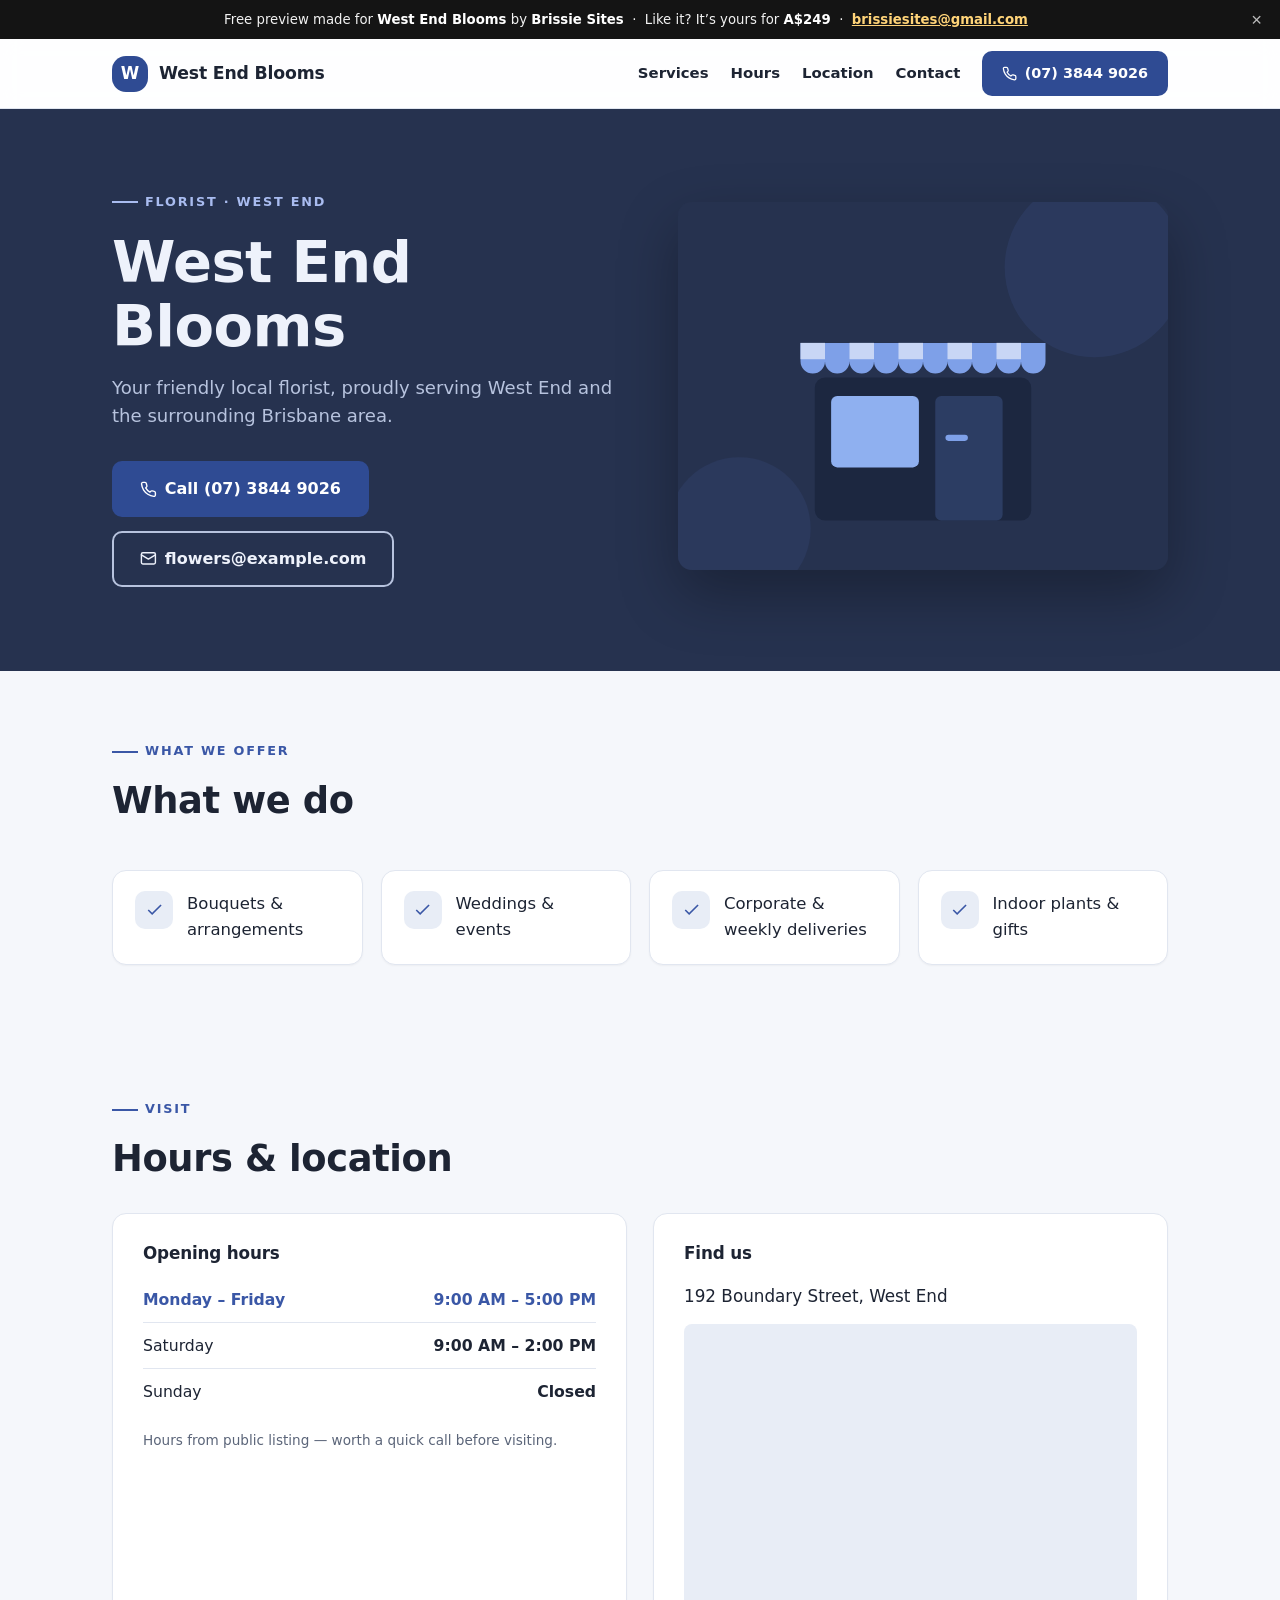
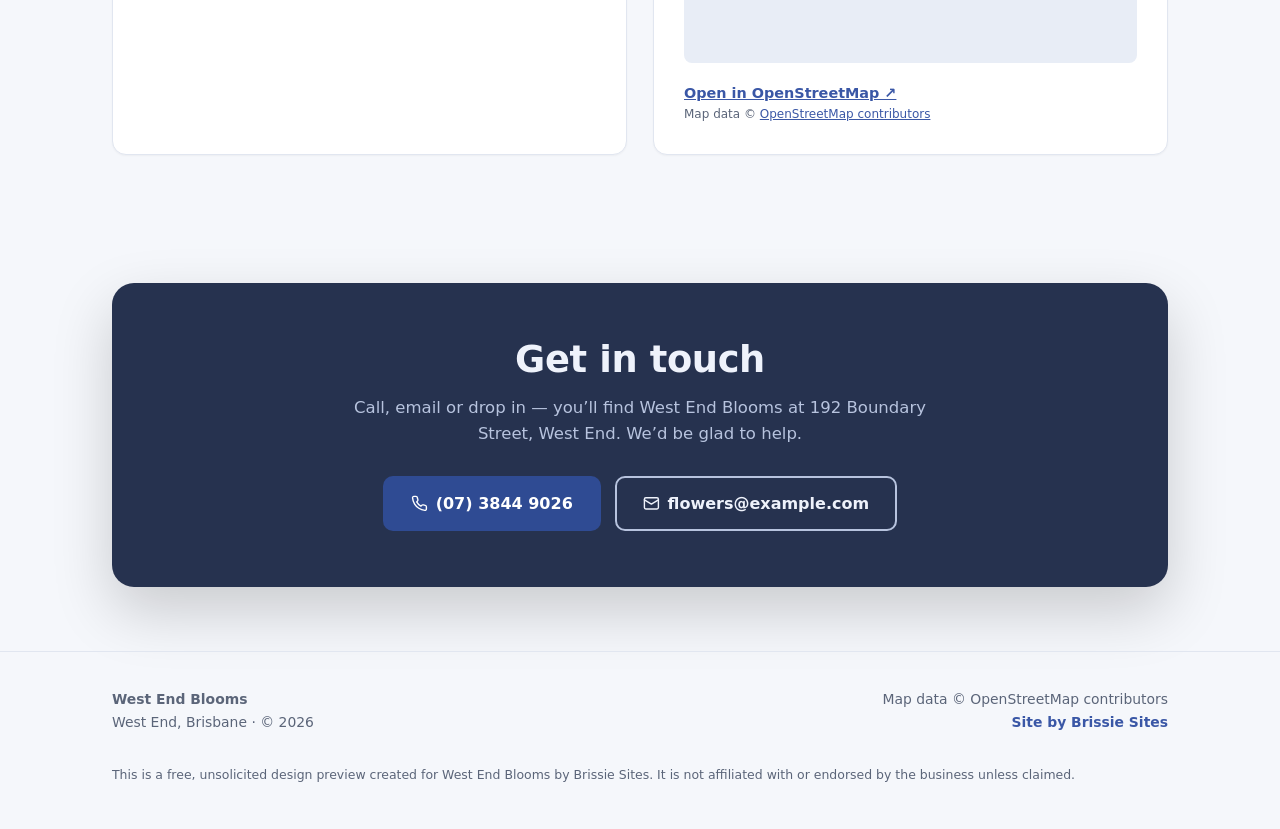
<file: previews/_samples/west-end-blooms/index.html>
<!doctype html>
<html lang="en-AU">
<head>
<meta charset="utf-8">
<meta name="viewport" content="width=device-width,initial-scale=1">
<title>West End Blooms — Florist in West End, Brisbane</title>
<meta name="description" content="West End Blooms is a local florist in West End, Brisbane. Services include bouquets &amp; arrangements, weddings &amp; events, corporate &amp; weekly deliveries. Call (07) ">
<meta name="robots" content="noindex">
<meta property="og:type" content="website">
<meta property="og:title" content="West End Blooms — Florist in West End, Brisbane">
<meta property="og:description" content="West End Blooms is a local florist in West End, Brisbane. Services include bouquets &amp; arrangements, weddings &amp; events, corporate &amp; weekly deliveries. Call (07) ">
<meta property="og:locale" content="en_AU">
<meta name="theme-color" content="#26324f">
<link rel="icon" href="data:image/svg+xml,%3Csvg xmlns='http://www.w3.org/2000/svg' viewBox='0 0 64 64'%3E%3Crect width='64' height='64' rx='14' fill='%232f4b93'/%3E%3Ctext x='32' y='44' font-family='system-ui,sans-serif' font-size='34' font-weight='700' text-anchor='middle' fill='%23ffffff'%3EW%3C/text%3E%3C/svg%3E">
<script type="application/ld+json">{"@context":"https://schema.org","@type":"LocalBusiness","name":"West End Blooms","address":{"@type":"PostalAddress","streetAddress":"192 Boundary Street","addressLocality":"West End","addressRegion":"QLD","addressCountry":"AU"},"telephone":"(07) 3844 9026","email":"flowers@example.com","geo":{"@type":"GeoCoordinates","latitude":-27.4794,"longitude":153.0115},"openingHoursSpecification":[{"@type":"OpeningHoursSpecification","dayOfWeek":["Monday","Tuesday","Wednesday","Thursday","Friday"],"opens":"09:00","closes":"17:00"},{"@type":"OpeningHoursSpecification","dayOfWeek":["Saturday"],"opens":"09:00","closes":"14:00"}]}</script>
<style>
:root{--bg:#f5f7fb;--surface:#ffffff;--ink:#1d2433;--muted:#5b6579;--deep:#26324f;--deep-ink:#eef2fb;--deep-muted:#b7c3de;--accent:#3a57a6;--accent-bg:#2f4b93;--accent-ink:#ffffff;--accent-on-deep:#a9bcf0;--line:#e1e6f0;--chip:#e8edf6;--radius:14px;--btn-radius:10px;--font-d:system-ui,"Segoe UI",Roboto,Helvetica,Arial,sans-serif;--font-b:system-ui,"Segoe UI",Roboto,Helvetica,Arial,sans-serif}
*{box-sizing:border-box;margin:0;padding:0}
html{scroll-behavior:smooth}
body{font-family:var(--font-b);background:var(--bg);color:var(--ink);line-height:1.6;font-size:16.5px;-webkit-font-smoothing:antialiased}
img,svg{max-width:100%;display:block}
a{color:var(--accent)}
.wrap{max-width:1100px;margin:0 auto;padding:0 22px}
section{padding:64px 0}
h1,h2,h3{font-family:var(--font-d);line-height:1.12;font-weight:800;letter-spacing:-.01em}
h2{font-size:clamp(1.7rem,3.4vw,2.3rem);margin-bottom:.4em}
h3{font-size:1.05rem}
.eyebrow{display:inline-flex;align-items:center;gap:.55em;font-size:.8rem;font-weight:700;letter-spacing:.14em;text-transform:uppercase;color:var(--accent);margin-bottom:18px}
.eyebrow::before{content:"";width:26px;height:2px;background:var(--accent);display:inline-block}
.hero .eyebrow{color:var(--accent-on-deep)}
.hero .eyebrow::before{background:var(--accent-on-deep)}
.lede{font-size:1.13rem;color:var(--deep-muted);max-width:34em;margin:14px 0 30px}
.btn{display:inline-flex;align-items:center;gap:.5em;padding:13px 26px;border-radius:var(--btn-radius);font-weight:700;font-size:1rem;text-decoration:none;border:2px solid transparent;transition:transform .15s ease,box-shadow .15s ease;max-width:100%;min-width:0;overflow-wrap:anywhere;text-align:center}
.btn-primary{background:var(--accent-bg);color:var(--accent-ink)}
.btn-primary:hover{transform:translateY(-2px);box-shadow:0 8px 20px rgb(0 0 0/.22)}
.btn-ghost{border-color:var(--deep-muted);color:var(--deep-ink);background:transparent}
.btn-ghost:hover{border-color:var(--deep-ink)}
.btn svg{width:1.05em;height:1.05em;flex:none}
/* preview banner */
.pvbar{position:relative;z-index:60;display:flex;align-items:center;justify-content:center;gap:1em;flex-wrap:wrap;background:#141414;color:#f2f2f2;font-size:.83rem;padding:9px 46px 9px 18px;text-align:center}
.pvbar a{color:#ffd479;font-weight:700}
.pvbar strong{color:#fff}
.pvbar button{position:absolute;right:10px;top:50%;transform:translateY(-50%);background:transparent;border:0;color:#bbb;font-size:1.15rem;cursor:pointer;line-height:1;padding:4px 8px}
.pvbar button:hover{color:#fff}
/* header */
.site-head{position:sticky;top:0;z-index:50;background:color-mix(in srgb,var(--surface) 88%,transparent);backdrop-filter:blur(10px);border-bottom:1px solid var(--line)}
.site-head .wrap{display:flex;align-items:center;justify-content:space-between;gap:14px;padding-top:12px;padding-bottom:12px}
.brand{display:flex;align-items:center;gap:11px;text-decoration:none;color:var(--ink);font-family:var(--font-d);font-weight:800;font-size:1.08rem;letter-spacing:-.01em}
.brand .mark{width:36px;height:36px;flex:none;border-radius:var(--radius);background:var(--accent-bg);color:var(--accent-ink);display:grid;place-items:center;font-size:1.05rem}
nav{display:flex;align-items:center;gap:22px}
nav a{color:var(--ink);text-decoration:none;font-size:.93rem;font-weight:600}
nav a:hover{color:var(--accent)}
nav .btn{padding:9px 18px;font-size:.9rem}
@media(max-width:640px){nav a.navlink{display:none}nav .btn{display:none}}
/* hero */
.hero{background:var(--deep);color:var(--deep-ink);padding:76px 0 84px;overflow:hidden}
.hero-grid{display:grid;grid-template-columns:1.02fr .98fr;gap:56px;align-items:center}
.hero-center{text-align:center;max-width:820px;margin:0 auto}
.hero-center .eyebrow{justify-content:center}
.hero-center .lede{margin-left:auto;margin-right:auto}
.hero-art{border-radius:var(--radius);overflow:hidden;box-shadow:0 24px 60px rgb(0 0 0/.3);line-height:0}
.hero-center .hero-art{margin-top:44px}
.hero h1{font-size:clamp(2.2rem,5.4vw,3.6rem)}
.cta-row{display:flex;gap:14px;flex-wrap:wrap}
.hero-center .cta-row{justify-content:center}
.hero .phone-chip{margin-top:22px;color:var(--deep-muted);font-size:.92rem}
/* services */
.svc-head{display:flex;align-items:end;justify-content:space-between;gap:20px;margin-bottom:34px}
.svc-head p{color:var(--muted);max-width:40em}
.svc-grid{display:grid;grid-template-columns:repeat(auto-fit,minmax(240px,1fr));gap:18px;list-style:none}
.svc-grid li{background:var(--surface);border:1px solid var(--line);border-radius:var(--radius);padding:20px 22px;display:flex;gap:14px;align-items:flex-start;box-shadow:0 1px 2px rgb(0 0 0/.04)}
.svc-grid li .ic{flex:none;width:38px;height:38px;border-radius:10px;background:var(--chip);color:var(--accent);display:grid;place-items:center}
.svc-grid li .ic svg{width:19px;height:19px}
.svc-rows{list-style:none;max-width:720px;margin:0 auto}
.svc-rows li{display:flex;align-items:center;gap:16px;padding:17px 4px;border-bottom:1px solid var(--line);font-family:var(--font-d);font-size:1.15rem}
.svc-rows li:last-child{border-bottom:0}
.svc-rows .dot{flex:none;width:9px;height:9px;border-radius:50%;background:var(--accent)}
.svc-rows .no{color:var(--accent);font-size:.8rem;letter-spacing:.1em;font-family:var(--font-b);font-weight:700;min-width:2.1em}
.svc-menu{list-style:none;display:grid;grid-template-columns:repeat(auto-fit,minmax(300px,1fr));column-gap:48px;max-width:860px;margin:0 auto;background:var(--surface);border:1px solid var(--line);border-radius:var(--radius);padding:34px 40px}
.svc-menu li{display:flex;align-items:baseline;gap:10px;padding:13px 0;border-bottom:1px dashed var(--line)}
.svc-menu li span:first-child{font-family:var(--font-d);font-size:1.12rem}
.svc-checks{list-style:none;display:grid;grid-template-columns:repeat(auto-fit,minmax(280px,1fr));gap:14px 34px;max-width:860px}
.svc-checks li{display:flex;gap:12px;align-items:flex-start;padding:6px 0;font-size:1.05rem}
.svc-checks .ic{flex:none;width:26px;height:26px;border-radius:6px;background:var(--chip);color:var(--accent);display:grid;place-items:center;margin-top:2px}
.svc-checks .ic svg{width:15px;height:15px}
/* info (hours + location) */
.info-grid{display:grid;grid-template-columns:1fr 1fr;gap:26px;align-items:stretch}
.info-grid.single{grid-template-columns:1fr;max-width:720px;margin:0 auto}
.info-grid.centered{grid-template-columns:minmax(0,680px);justify-content:center}
.card{background:var(--surface);border:1px solid var(--line);border-radius:var(--radius);padding:30px;box-shadow:0 1px 2px rgb(0 0 0/.04)}
.hours-table{width:100%;border-collapse:collapse;font-size:.98rem}
.hours-table td{padding:10px 0;border-bottom:1px solid var(--line)}
.hours-table tr:last-child td{border-bottom:0}
.hours-table td:last-child{text-align:right;font-weight:600;font-variant-numeric:tabular-nums}
.hours-table tr.today td{color:var(--accent);font-weight:800}
.hours-note{margin-top:16px;font-size:.85rem;color:var(--muted)}
.map-frame{width:100%;aspect-ratio:4/3;border:0;border-radius:calc(var(--radius) - 6px);background:var(--chip)}
.addr{font-size:1.05rem;margin:6px 0 14px}
.map-link{font-size:.9rem;font-weight:600}
.map-credit{font-size:.75rem;color:var(--muted);margin-top:10px}
.photos{display:grid;grid-template-columns:repeat(auto-fit,minmax(200px,1fr));gap:14px;margin-top:20px}
.photos img{width:100%;aspect-ratio:4/3;object-fit:cover;border-radius:calc(var(--radius) - 6px)}
/* contact */
.contact-band{background:var(--deep);color:var(--deep-ink);border-radius:calc(var(--radius) + 8px);padding:56px 48px;text-align:center;box-shadow:0 24px 60px rgb(0 0 0/.18)}
.contact-band h2{color:var(--deep-ink)}
.contact-band p{color:var(--deep-muted);max-width:38em;margin:0 auto 28px}
.contact-band .cta-row{justify-content:center}
/* footer */
.site-foot{border-top:1px solid var(--line);padding:36px 0 44px;font-size:.87rem;color:var(--muted)}
.site-foot .wrap{display:flex;justify-content:space-between;gap:18px;flex-wrap:wrap}
.site-foot .studio{color:var(--accent);font-weight:700;text-decoration:none}
.preview-note{width:100%;font-size:.78rem;margin-top:14px}
/* responsive */
@media(max-width:860px){
  .hero-grid{grid-template-columns:1fr;gap:38px}
  .hero{padding:60px 0 66px}
  .info-grid{grid-template-columns:1fr}
  .contact-band{padding:42px 24px}
  section{padding:50px 0}
  .svc-menu{padding:26px 22px}
}
@media(prefers-reduced-motion:reduce){*{scroll-behavior:auto;transition:none!important}}
:focus-visible{outline:3px solid var(--accent);outline-offset:2px;border-radius:4px}
</style>
</head>
<body>
<div class="pvbar" id="pvbar" role="region" aria-label="Preview notice">
  <span>Free preview made for <strong>West End Blooms</strong> by <strong>Brissie Sites</strong>
  &nbsp;·&nbsp; Like it? It&rsquo;s yours for <strong>A$249</strong>
  &nbsp;·&nbsp; <a href="mailto:brissiesites@gmail.com">brissiesites@gmail.com</a></span>
  <button type="button" id="pv-dismiss" aria-label="Dismiss preview notice">&times;</button>
</div>
<header class="site-head"><div class="wrap">
  <a class="brand" href="#top"><span class="mark">W</span>West End Blooms</a>
  <nav aria-label="Site">
    <a class="navlink" href="#services">Services</a>
    <a class="navlink" href="#hours">Hours</a>
    <a class="navlink" href="#location">Location</a>
    <a class="navlink" href="#contact">Contact</a>
    <a class="btn btn-primary" href="tel:0738449026"><svg viewBox="0 0 24 24" fill="none" stroke="currentColor" stroke-width="2" stroke-linecap="round" stroke-linejoin="round" aria-hidden="true"><path d="M22 16.9v3a2 2 0 0 1-2.2 2 19.8 19.8 0 0 1-8.6-3 19.5 19.5 0 0 1-6-6 19.8 19.8 0 0 1-3-8.7A2 2 0 0 1 4.1 2h3a2 2 0 0 1 2 1.7c.1 1 .4 2 .7 2.8a2 2 0 0 1-.5 2.1L8.1 9.9a16 16 0 0 0 6 6l1.3-1.2a2 2 0 0 1 2.1-.5c.9.3 1.9.6 2.8.7a2 2 0 0 1 1.7 2z"/></svg>(07) 3844 9026</a>
  </nav>
</div></header>
<main>
<section class="hero" id="top"><div class="wrap"><div class="hero-grid"><div>
        <span class="eyebrow">Florist · West End</span>
        <h1>West End Blooms</h1>
        <p class="lede">Your friendly local florist, proudly serving West End and the surrounding Brisbane area.</p>
        <div class="cta-row"><a class="btn btn-primary" href="tel:0738449026"><svg viewBox="0 0 24 24" fill="none" stroke="currentColor" stroke-width="2" stroke-linecap="round" stroke-linejoin="round" aria-hidden="true"><path d="M22 16.9v3a2 2 0 0 1-2.2 2 19.8 19.8 0 0 1-8.6-3 19.5 19.5 0 0 1-6-6 19.8 19.8 0 0 1-3-8.7A2 2 0 0 1 4.1 2h3a2 2 0 0 1 2 1.7c.1 1 .4 2 .7 2.8a2 2 0 0 1-.5 2.1L8.1 9.9a16 16 0 0 0 6 6l1.3-1.2a2 2 0 0 1 2.1-.5c.9.3 1.9.6 2.8.7a2 2 0 0 1 1.7 2z"/></svg>Call (07) 3844 9026</a>
<a class="btn btn-ghost" href="mailto:flowers@example.com"><svg viewBox="0 0 24 24" fill="none" stroke="currentColor" stroke-width="2" stroke-linecap="round" stroke-linejoin="round" aria-hidden="true"><rect x="2" y="4" width="20" height="16" rx="2"/><path d="m22 7-10 6L2 7"/></svg>flowers@example.com</a></div>
      </div><div class="hero-art"><svg xmlns="http://www.w3.org/2000/svg" viewBox="0 0 480 360" role="img" aria-hidden="true">
    <rect width="480" height="360" fill="#26324f"/>
    <g fill="#31406a"><rect x="0" y="0" width="480" height="360" opacity="0"/><circle cx="408" cy="64" r="88" opacity=".55"/><circle cx="60" cy="320" r="70" opacity=".45"/></g>
    <g transform="translate(120 78)">
      <path d="M0 60 h240 v18 a12 12 0 0 1 -24 0 a12 12 0 0 1 -24 0 a12 12 0 0 1 -24 0 a12 12 0 0 1 -24 0 a12 12 0 0 1 -24 0 a12 12 0 0 1 -24 0 a12 12 0 0 1 -24 0 a12 12 0 0 1 -24 0 a12 12 0 0 1 -24 0 a12 12 0 0 1 -24 0 z" fill="#7ea0e8"/>
      <g fill="#c8d6f5"><rect x="0" y="60" width="24" height="16"/><rect x="48" y="60" width="24" height="16"/><rect x="96" y="60" width="24" height="16"/><rect x="144" y="60" width="24" height="16"/><rect x="192" y="60" width="24" height="16"/></g>
      <rect x="14" y="94" width="212" height="140" rx="10" fill="#1c2740"/>
      <rect x="30" y="112" width="86" height="70" rx="6" fill="#8fb0f0"/>
      <rect x="132" y="112" width="66" height="122" rx="6" fill="#2c3d63"/>
      <rect x="142" y="150" width="22" height="6" rx="3" fill="#7ea0e8"/>
    </g>
  </svg></div></div></div></section>
<section id="services"><div class="wrap">
  <div class="svc-head"><div><span class="eyebrow">What we offer</span><h2>What we do</h2></div></div>
  <ul class="svc-grid"><li><span class="ic"><svg viewBox="0 0 24 24" aria-hidden="true"><path d="M9 16.2 4.8 12l-1.4 1.4L9 19 21 7l-1.4-1.4z" fill="currentColor"/></svg></span><span>Bouquets &amp; arrangements</span></li><li><span class="ic"><svg viewBox="0 0 24 24" aria-hidden="true"><path d="M9 16.2 4.8 12l-1.4 1.4L9 19 21 7l-1.4-1.4z" fill="currentColor"/></svg></span><span>Weddings &amp; events</span></li><li><span class="ic"><svg viewBox="0 0 24 24" aria-hidden="true"><path d="M9 16.2 4.8 12l-1.4 1.4L9 19 21 7l-1.4-1.4z" fill="currentColor"/></svg></span><span>Corporate &amp; weekly deliveries</span></li><li><span class="ic"><svg viewBox="0 0 24 24" aria-hidden="true"><path d="M9 16.2 4.8 12l-1.4 1.4L9 19 21 7l-1.4-1.4z" fill="currentColor"/></svg></span><span>Indoor plants &amp; gifts</span></li></ul>
</div></section>
<section><div class="wrap"><span class="eyebrow">Visit</span>
  <h2 style="margin-bottom:34px">Hours &amp; location</h2>
  <div class="info-grid"><div class="card" id="hours"><h3>Opening hours</h3><div style="height:14px"></div><table class="hours-table"><tbody><tr data-days="0,1,2,3,4"><td>Monday – Friday</td><td>9:00 AM – 5:00 PM</td></tr><tr data-days="5"><td>Saturday</td><td>9:00 AM – 2:00 PM</td></tr><tr data-days="6"><td>Sunday</td><td>Closed</td></tr></tbody></table>
       <p class="hours-note">Hours from public listing — worth a quick call before visiting.</p></div>
<div class="card" id="location"><h3>Find us</h3><div style="height:14px"></div><p class="addr">192 Boundary Street, West End</p><iframe class="map-frame" title="Map of West End Blooms area" loading="lazy" referrerpolicy="no-referrer"
      src="https://www.openstreetmap.org/export/embed.html?bbox=153.00700,-27.48264,153.01600,-27.47616&amp;layer=mapnik&amp;marker=-27.4794,153.0115"></iframe><p class="map-credit"><a class="map-link" href="https://www.openstreetmap.org/?mlat=-27.4794&amp;mlon=153.0115#map=17/-27.4794/153.0115" target="_blank" rel="noopener">Open in OpenStreetMap &nearr;</a><br>Map data &copy; <a href="https://www.openstreetmap.org/copyright" target="_blank" rel="noopener">OpenStreetMap contributors</a></p></div></div>
</div></section>

<section id="contact"><div class="wrap"><div class="contact-band">
  <h2>Get in touch</h2>
  <p>Call, email or drop in — you&rsquo;ll find West End Blooms at 192 Boundary Street, West End. We&rsquo;d be glad to help.</p>
  <div class="cta-row"><a class="btn btn-primary" href="tel:0738449026"><svg viewBox="0 0 24 24" fill="none" stroke="currentColor" stroke-width="2" stroke-linecap="round" stroke-linejoin="round" aria-hidden="true"><path d="M22 16.9v3a2 2 0 0 1-2.2 2 19.8 19.8 0 0 1-8.6-3 19.5 19.5 0 0 1-6-6 19.8 19.8 0 0 1-3-8.7A2 2 0 0 1 4.1 2h3a2 2 0 0 1 2 1.7c.1 1 .4 2 .7 2.8a2 2 0 0 1-.5 2.1L8.1 9.9a16 16 0 0 0 6 6l1.3-1.2a2 2 0 0 1 2.1-.5c.9.3 1.9.6 2.8.7a2 2 0 0 1 1.7 2z"/></svg>(07) 3844 9026</a>
<a class="btn btn-ghost" href="mailto:flowers@example.com"><svg viewBox="0 0 24 24" fill="none" stroke="currentColor" stroke-width="2" stroke-linecap="round" stroke-linejoin="round" aria-hidden="true"><rect x="2" y="4" width="20" height="16" rx="2"/><path d="m22 7-10 6L2 7"/></svg>flowers@example.com</a></div>
</div></div></section>
</main>
<footer class="site-foot"><div class="wrap">
  <div><strong>West End Blooms</strong><br>West End, Brisbane · &copy; 2026</div>
  <div style="text-align:right">Map data &copy; OpenStreetMap contributors<br><a class="studio" href="mailto:brissiesites@gmail.com">Site by Brissie Sites</a></div>
  <p class="preview-note">This is a free, unsolicited design preview created for West End Blooms by Brissie Sites. It is not affiliated with or endorsed by the business unless claimed.</p>
</div></footer>
<script>(function(){var b=document.getElementById('pv-dismiss');if(b){b.addEventListener('click',function(){var e=document.getElementById('pvbar');if(e)e.remove()})}var d=(new Date().getDay()+6)%7;var t=document.querySelectorAll('tr[data-days]');for(var i=0;i<t.length;i++){if(t[i].getAttribute('data-days').split(',').indexOf(String(d))>-1)t[i].classList.add('today')}})();</script>
</body>
</html>
</file>
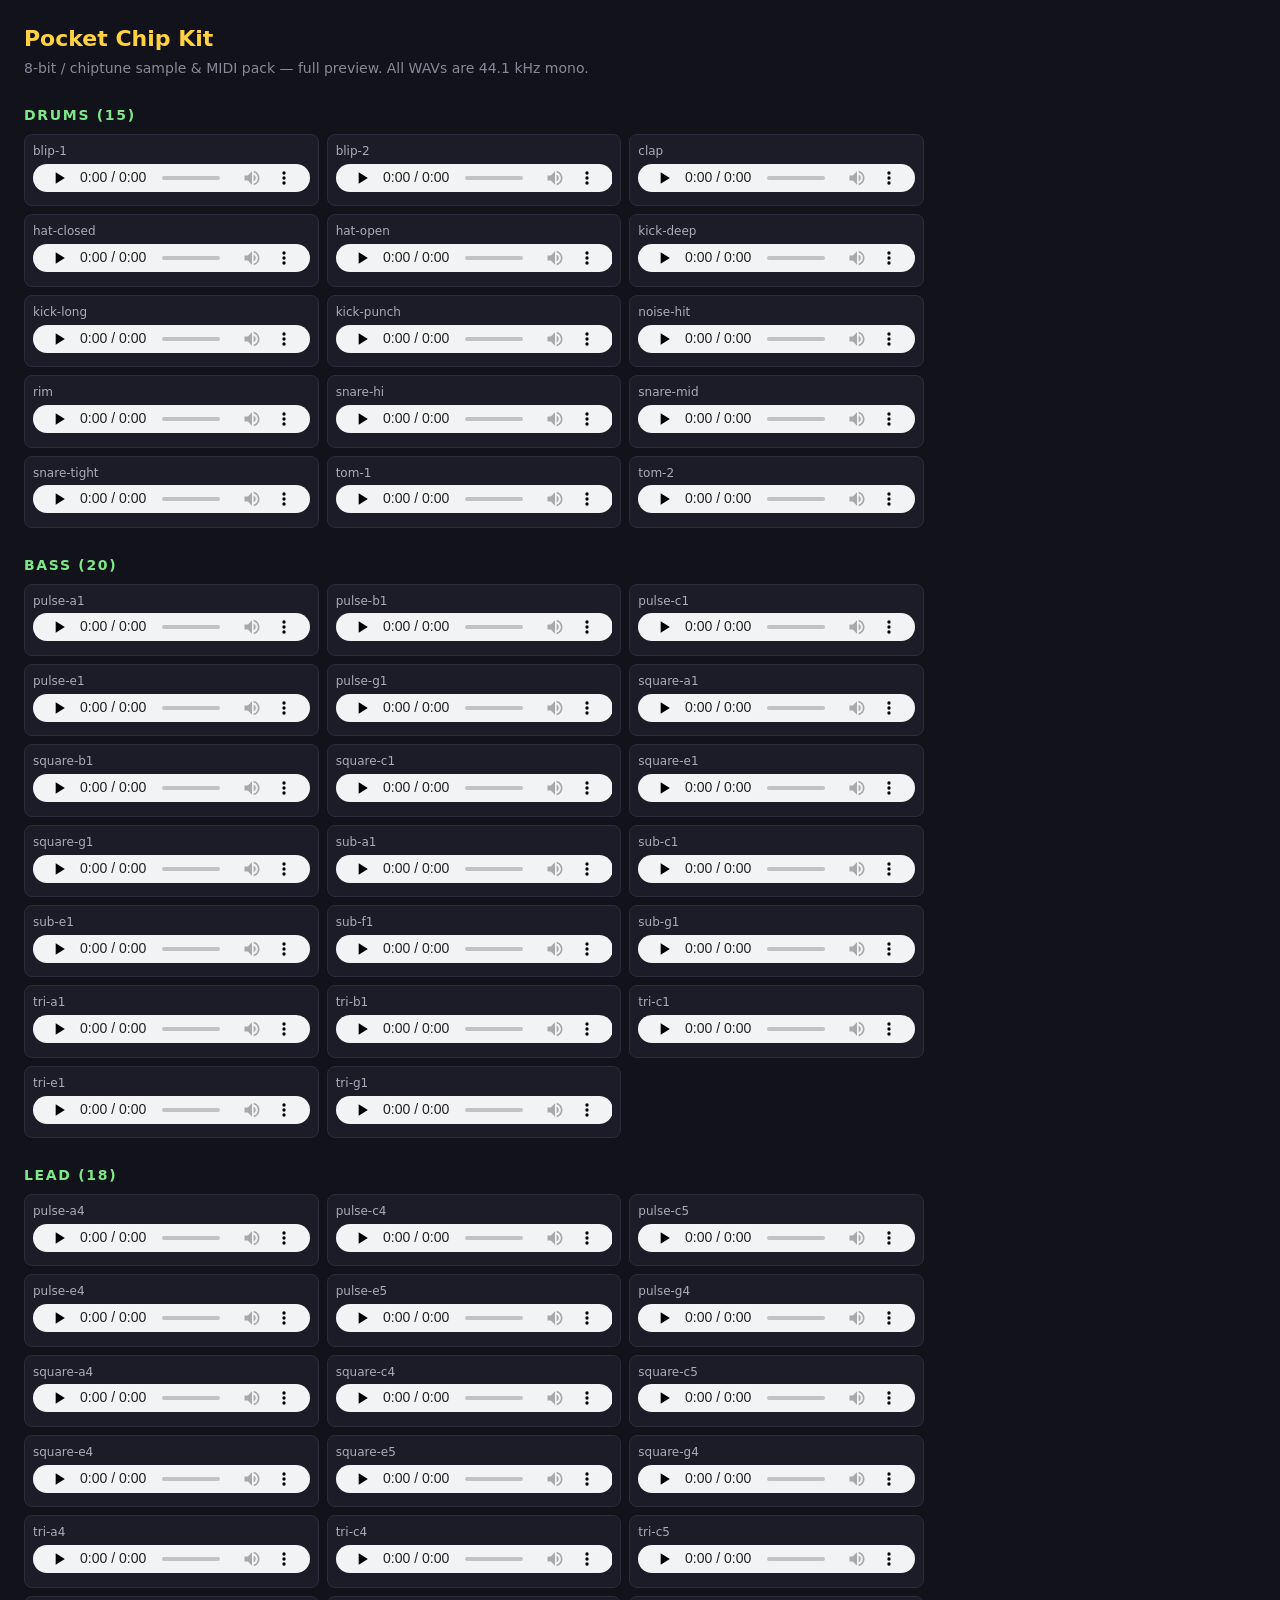
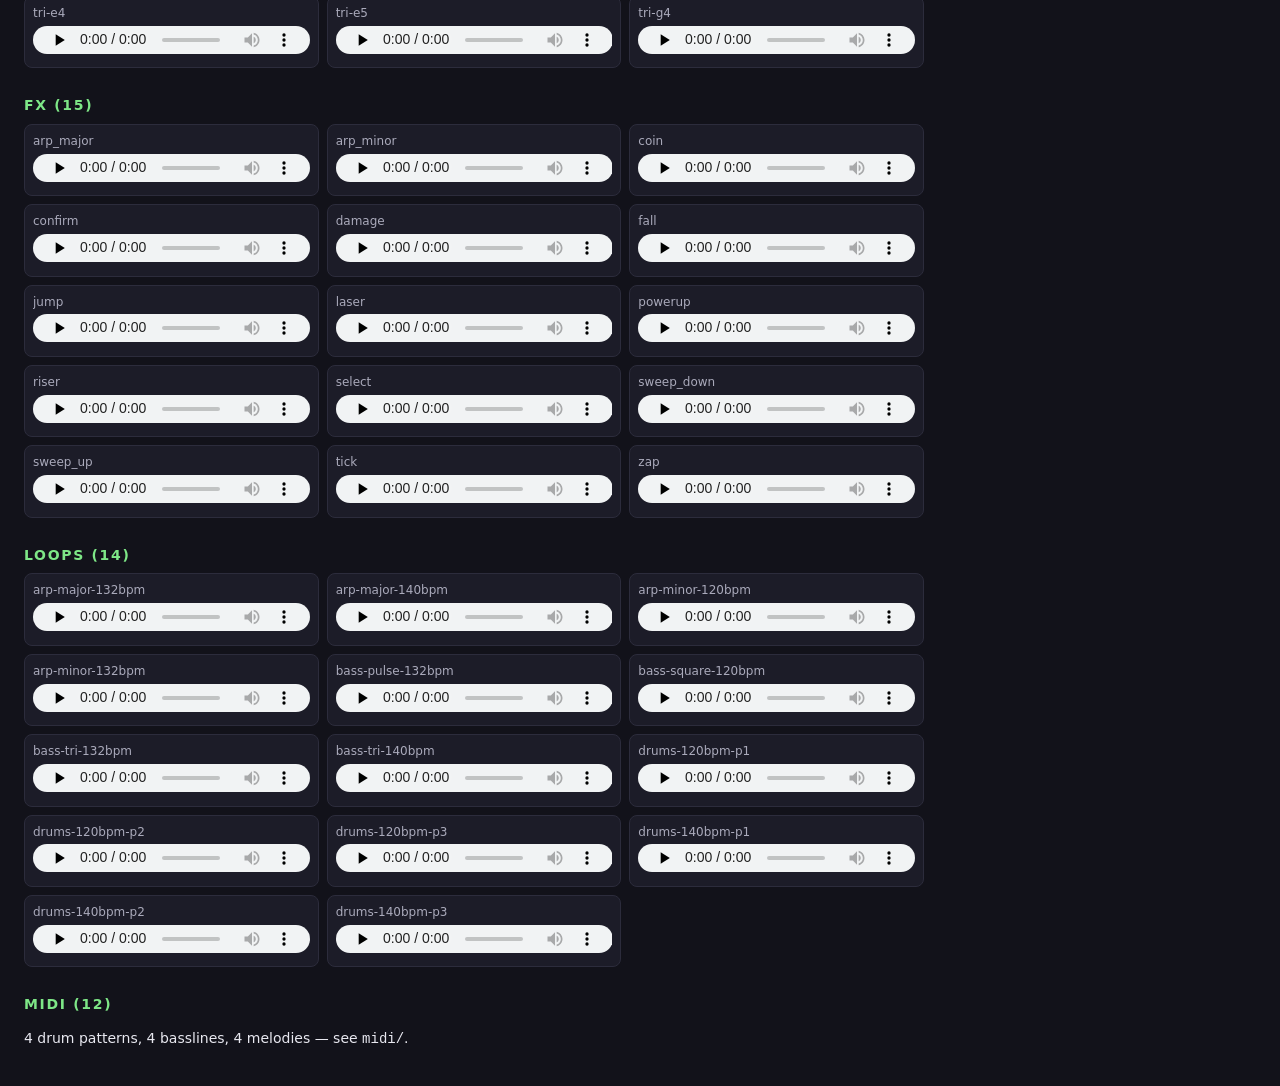
<file: products/pocket-chip-kit/pack/preview.html>
<!doctype html>
<html><head><meta charset="utf-8"><title>Pocket Chip Kit — preview</title>
<meta name="viewport" content="width=device-width,initial-scale=1">
<style>
body{background:#12121a;color:#e8e8f0;font:14px/1.4 system-ui,sans-serif;margin:0;padding:24px;max-width:900px}
h1{color:#ffd23e;font-size:22px;margin:0 0 4px}
h2{color:#7ee787;font-size:14px;text-transform:uppercase;letter-spacing:.12em;margin:28px 0 8px}
.grid{display:grid;grid-template-columns:repeat(auto-fill,minmax(230px,1fr));gap:8px}
.s{background:#1c1c28;border:1px solid #2c2c3c;border-radius:8px;padding:8px}
.s span{display:block;font-size:12px;color:#aab;margin-bottom:4px;overflow:hidden;text-overflow:ellipsis}
audio{width:100%;height:28px}
p.sub{color:#889;margin-top:0}
</style></head><body>
<h1>Pocket Chip Kit</h1>
<p class="sub">8-bit / chiptune sample &amp; MIDI pack — full preview. All WAVs are 44.1&nbsp;kHz mono.</p>
<h2>drums (15)</h2><div class='grid'><div class="s"><span>blip-1</span><audio controls preload="none" src="audio/drums/blip-1.wav"></audio></div><div class="s"><span>blip-2</span><audio controls preload="none" src="audio/drums/blip-2.wav"></audio></div><div class="s"><span>clap</span><audio controls preload="none" src="audio/drums/clap.wav"></audio></div><div class="s"><span>hat-closed</span><audio controls preload="none" src="audio/drums/hat-closed.wav"></audio></div><div class="s"><span>hat-open</span><audio controls preload="none" src="audio/drums/hat-open.wav"></audio></div><div class="s"><span>kick-deep</span><audio controls preload="none" src="audio/drums/kick-deep.wav"></audio></div><div class="s"><span>kick-long</span><audio controls preload="none" src="audio/drums/kick-long.wav"></audio></div><div class="s"><span>kick-punch</span><audio controls preload="none" src="audio/drums/kick-punch.wav"></audio></div><div class="s"><span>noise-hit</span><audio controls preload="none" src="audio/drums/noise-hit.wav"></audio></div><div class="s"><span>rim</span><audio controls preload="none" src="audio/drums/rim.wav"></audio></div><div class="s"><span>snare-hi</span><audio controls preload="none" src="audio/drums/snare-hi.wav"></audio></div><div class="s"><span>snare-mid</span><audio controls preload="none" src="audio/drums/snare-mid.wav"></audio></div><div class="s"><span>snare-tight</span><audio controls preload="none" src="audio/drums/snare-tight.wav"></audio></div><div class="s"><span>tom-1</span><audio controls preload="none" src="audio/drums/tom-1.wav"></audio></div><div class="s"><span>tom-2</span><audio controls preload="none" src="audio/drums/tom-2.wav"></audio></div></div><h2>bass (20)</h2><div class='grid'><div class="s"><span>pulse-a1</span><audio controls preload="none" src="audio/bass/pulse-a1.wav"></audio></div><div class="s"><span>pulse-b1</span><audio controls preload="none" src="audio/bass/pulse-b1.wav"></audio></div><div class="s"><span>pulse-c1</span><audio controls preload="none" src="audio/bass/pulse-c1.wav"></audio></div><div class="s"><span>pulse-e1</span><audio controls preload="none" src="audio/bass/pulse-e1.wav"></audio></div><div class="s"><span>pulse-g1</span><audio controls preload="none" src="audio/bass/pulse-g1.wav"></audio></div><div class="s"><span>square-a1</span><audio controls preload="none" src="audio/bass/square-a1.wav"></audio></div><div class="s"><span>square-b1</span><audio controls preload="none" src="audio/bass/square-b1.wav"></audio></div><div class="s"><span>square-c1</span><audio controls preload="none" src="audio/bass/square-c1.wav"></audio></div><div class="s"><span>square-e1</span><audio controls preload="none" src="audio/bass/square-e1.wav"></audio></div><div class="s"><span>square-g1</span><audio controls preload="none" src="audio/bass/square-g1.wav"></audio></div><div class="s"><span>sub-a1</span><audio controls preload="none" src="audio/bass/sub-a1.wav"></audio></div><div class="s"><span>sub-c1</span><audio controls preload="none" src="audio/bass/sub-c1.wav"></audio></div><div class="s"><span>sub-e1</span><audio controls preload="none" src="audio/bass/sub-e1.wav"></audio></div><div class="s"><span>sub-f1</span><audio controls preload="none" src="audio/bass/sub-f1.wav"></audio></div><div class="s"><span>sub-g1</span><audio controls preload="none" src="audio/bass/sub-g1.wav"></audio></div><div class="s"><span>tri-a1</span><audio controls preload="none" src="audio/bass/tri-a1.wav"></audio></div><div class="s"><span>tri-b1</span><audio controls preload="none" src="audio/bass/tri-b1.wav"></audio></div><div class="s"><span>tri-c1</span><audio controls preload="none" src="audio/bass/tri-c1.wav"></audio></div><div class="s"><span>tri-e1</span><audio controls preload="none" src="audio/bass/tri-e1.wav"></audio></div><div class="s"><span>tri-g1</span><audio controls preload="none" src="audio/bass/tri-g1.wav"></audio></div></div><h2>lead (18)</h2><div class='grid'><div class="s"><span>pulse-a4</span><audio controls preload="none" src="audio/lead/pulse-a4.wav"></audio></div><div class="s"><span>pulse-c4</span><audio controls preload="none" src="audio/lead/pulse-c4.wav"></audio></div><div class="s"><span>pulse-c5</span><audio controls preload="none" src="audio/lead/pulse-c5.wav"></audio></div><div class="s"><span>pulse-e4</span><audio controls preload="none" src="audio/lead/pulse-e4.wav"></audio></div><div class="s"><span>pulse-e5</span><audio controls preload="none" src="audio/lead/pulse-e5.wav"></audio></div><div class="s"><span>pulse-g4</span><audio controls preload="none" src="audio/lead/pulse-g4.wav"></audio></div><div class="s"><span>square-a4</span><audio controls preload="none" src="audio/lead/square-a4.wav"></audio></div><div class="s"><span>square-c4</span><audio controls preload="none" src="audio/lead/square-c4.wav"></audio></div><div class="s"><span>square-c5</span><audio controls preload="none" src="audio/lead/square-c5.wav"></audio></div><div class="s"><span>square-e4</span><audio controls preload="none" src="audio/lead/square-e4.wav"></audio></div><div class="s"><span>square-e5</span><audio controls preload="none" src="audio/lead/square-e5.wav"></audio></div><div class="s"><span>square-g4</span><audio controls preload="none" src="audio/lead/square-g4.wav"></audio></div><div class="s"><span>tri-a4</span><audio controls preload="none" src="audio/lead/tri-a4.wav"></audio></div><div class="s"><span>tri-c4</span><audio controls preload="none" src="audio/lead/tri-c4.wav"></audio></div><div class="s"><span>tri-c5</span><audio controls preload="none" src="audio/lead/tri-c5.wav"></audio></div><div class="s"><span>tri-e4</span><audio controls preload="none" src="audio/lead/tri-e4.wav"></audio></div><div class="s"><span>tri-e5</span><audio controls preload="none" src="audio/lead/tri-e5.wav"></audio></div><div class="s"><span>tri-g4</span><audio controls preload="none" src="audio/lead/tri-g4.wav"></audio></div></div><h2>fx (15)</h2><div class='grid'><div class="s"><span>arp_major</span><audio controls preload="none" src="audio/fx/arp_major.wav"></audio></div><div class="s"><span>arp_minor</span><audio controls preload="none" src="audio/fx/arp_minor.wav"></audio></div><div class="s"><span>coin</span><audio controls preload="none" src="audio/fx/coin.wav"></audio></div><div class="s"><span>confirm</span><audio controls preload="none" src="audio/fx/confirm.wav"></audio></div><div class="s"><span>damage</span><audio controls preload="none" src="audio/fx/damage.wav"></audio></div><div class="s"><span>fall</span><audio controls preload="none" src="audio/fx/fall.wav"></audio></div><div class="s"><span>jump</span><audio controls preload="none" src="audio/fx/jump.wav"></audio></div><div class="s"><span>laser</span><audio controls preload="none" src="audio/fx/laser.wav"></audio></div><div class="s"><span>powerup</span><audio controls preload="none" src="audio/fx/powerup.wav"></audio></div><div class="s"><span>riser</span><audio controls preload="none" src="audio/fx/riser.wav"></audio></div><div class="s"><span>select</span><audio controls preload="none" src="audio/fx/select.wav"></audio></div><div class="s"><span>sweep_down</span><audio controls preload="none" src="audio/fx/sweep_down.wav"></audio></div><div class="s"><span>sweep_up</span><audio controls preload="none" src="audio/fx/sweep_up.wav"></audio></div><div class="s"><span>tick</span><audio controls preload="none" src="audio/fx/tick.wav"></audio></div><div class="s"><span>zap</span><audio controls preload="none" src="audio/fx/zap.wav"></audio></div></div><h2>loops (14)</h2><div class='grid'><div class="s"><span>arp-major-132bpm</span><audio controls preload="none" src="audio/loops/arp-major-132bpm.wav"></audio></div><div class="s"><span>arp-major-140bpm</span><audio controls preload="none" src="audio/loops/arp-major-140bpm.wav"></audio></div><div class="s"><span>arp-minor-120bpm</span><audio controls preload="none" src="audio/loops/arp-minor-120bpm.wav"></audio></div><div class="s"><span>arp-minor-132bpm</span><audio controls preload="none" src="audio/loops/arp-minor-132bpm.wav"></audio></div><div class="s"><span>bass-pulse-132bpm</span><audio controls preload="none" src="audio/loops/bass-pulse-132bpm.wav"></audio></div><div class="s"><span>bass-square-120bpm</span><audio controls preload="none" src="audio/loops/bass-square-120bpm.wav"></audio></div><div class="s"><span>bass-tri-132bpm</span><audio controls preload="none" src="audio/loops/bass-tri-132bpm.wav"></audio></div><div class="s"><span>bass-tri-140bpm</span><audio controls preload="none" src="audio/loops/bass-tri-140bpm.wav"></audio></div><div class="s"><span>drums-120bpm-p1</span><audio controls preload="none" src="audio/loops/drums-120bpm-p1.wav"></audio></div><div class="s"><span>drums-120bpm-p2</span><audio controls preload="none" src="audio/loops/drums-120bpm-p2.wav"></audio></div><div class="s"><span>drums-120bpm-p3</span><audio controls preload="none" src="audio/loops/drums-120bpm-p3.wav"></audio></div><div class="s"><span>drums-140bpm-p1</span><audio controls preload="none" src="audio/loops/drums-140bpm-p1.wav"></audio></div><div class="s"><span>drums-140bpm-p2</span><audio controls preload="none" src="audio/loops/drums-140bpm-p2.wav"></audio></div><div class="s"><span>drums-140bpm-p3</span><audio controls preload="none" src="audio/loops/drums-140bpm-p3.wav"></audio></div></div>
<h2>midi (12)</h2>
<p>4 drum patterns, 4 basslines, 4 melodies — see <code>midi/</code>.</p>
</body></html>
</file>
<file: studio-site/styles.css>
/* Brissie Sites — studio one-pager. Palette from brand/kit.md. */
:root {
  --ink: #17323C;
  --primary: #0E7C7B;
  --primary-dark: #0A5F5E;
  --accent: #F28C28;
  --accent-soft: #FDEBD3;
  --paper: #FBF7F0;
  --card: #FFFFFF;
  --muted: #5A7177;
  --line: #E4DCCF;
  --on-dark: #F4EFE6;
  --success: #2F8F5B;
  --radius: 14px;
  --maxw: 1080px;
}

* { box-sizing: border-box; }

html { scroll-behavior: smooth; }

body {
  margin: 0;
  font-family: system-ui, "Segoe UI", "Avenir Next", "Helvetica Neue", Arial, sans-serif;
  color: var(--ink);
  background: var(--paper);
  line-height: 1.6;
  font-size: 17px;
  -webkit-font-smoothing: antialiased;
}

h1, h2, h3 { line-height: 1.15; letter-spacing: -0.02em; margin: 0 0 .5em; }
h1 { font-size: clamp(2.1rem, 6vw, 3.4rem); font-weight: 800; }
h2 { font-size: clamp(1.6rem, 4vw, 2.2rem); font-weight: 800; }
h3 { font-size: 1.15rem; font-weight: 700; }
p { margin: 0 0 1em; }

a { color: var(--primary); }
a:hover { color: var(--primary-dark); }

.wrap { max-width: var(--maxw); margin: 0 auto; padding: 0 20px; }

/* ---------- header ---------- */
.site-header {
  position: sticky; top: 0; z-index: 10;
  background: rgba(251, 247, 240, .92);
  backdrop-filter: blur(8px);
  border-bottom: 1px solid var(--line);
}
.site-header .wrap {
  display: flex; align-items: center; justify-content: space-between;
  padding-top: 10px; padding-bottom: 10px;
}
.brand { display: flex; align-items: center; gap: 10px; text-decoration: none; color: var(--ink); }
.brand svg { display: block; }
.brand .brand-name { font-weight: 800; font-size: 1.2rem; letter-spacing: -0.03em; }
.brand .brand-name .sites { color: var(--primary); font-weight: 700; }
.nav-email {
  font-size: .95rem; font-weight: 600;
  color: var(--primary); text-decoration: none;
  border: 1.5px solid var(--primary); border-radius: 999px;
  padding: 6px 14px;
}
.nav-email:hover { background: var(--primary); color: #fff; }

/* ---------- hero ---------- */
.hero {
  background:
    radial-gradient(900px 320px at 85% -10%, var(--accent-soft), transparent 60%),
    radial-gradient(700px 300px at -10% 20%, #DDF0EE, transparent 55%),
    var(--paper);
  padding: 64px 0 56px;
}
.hero .kicker {
  display: inline-block;
  background: var(--accent-soft);
  color: #8A5312;
  font-weight: 700; font-size: .85rem;
  border-radius: 999px; padding: 4px 12px;
  margin-bottom: 18px;
}
.hero p.lede { font-size: 1.25rem; color: var(--muted); max-width: 34em; }
.hero .cta-row { display: flex; flex-wrap: wrap; gap: 12px; margin-top: 26px; }
.btn {
  display: inline-block; text-decoration: none; font-weight: 700;
  border-radius: 10px; padding: 13px 22px; font-size: 1.05rem;
}
.btn-primary { background: var(--primary); color: #fff; }
.btn-primary:hover { background: var(--primary-dark); color: #fff; }
.btn-ghost { border: 2px solid var(--ink); color: var(--ink); }
.btn-ghost:hover { background: var(--ink); color: var(--on-dark); }
.hero .micro { margin-top: 16px; font-size: .9rem; color: var(--muted); }

/* ---------- generic sections ---------- */
section { padding: 52px 0; }
section.alt { background: var(--card); border-top: 1px solid var(--line); border-bottom: 1px solid var(--line); }
.section-head { max-width: 40em; margin-bottom: 30px; }
.section-head p { color: var(--muted); font-size: 1.1rem; }

/* how it works */
.steps { display: grid; gap: 16px; grid-template-columns: 1fr; padding: 0; margin: 0; list-style: none; }
.steps li {
  background: var(--card); border: 1px solid var(--line); border-radius: var(--radius);
  padding: 22px 22px 22px 70px; position: relative;
}
.steps .n {
  position: absolute; left: 20px; top: 22px;
  width: 34px; height: 34px; border-radius: 50%;
  background: var(--primary); color: #fff;
  font-weight: 800; display: grid; place-items: center;
}
.steps h3 { margin-bottom: .3em; }
.steps p { margin: 0; color: var(--muted); }

/* what you get */
.get-grid { display: grid; gap: 12px 28px; grid-template-columns: 1fr; margin: 0; padding: 0; list-style: none; }
.get-grid li { padding-left: 30px; position: relative; }
.get-grid li::before {
  content: ""; position: absolute; left: 0; top: 4px;
  width: 18px; height: 18px; border-radius: 50%;
  background: var(--success);
  -webkit-mask: url('data:image/svg+xml,<svg xmlns="http://www.w3.org/2000/svg" viewBox="0 0 24 24"><path fill="%23000" d="M9 16.2 4.8 12l-1.4 1.4L9 19 21 7l-1.4-1.4z"/></svg>') center/contain no-repeat;
  mask: url('data:image/svg+xml,<svg xmlns="http://www.w3.org/2000/svg" viewBox="0 0 24 24"><path fill="%23000" d="M9 16.2 4.8 12l-1.4 1.4L9 19 21 7l-1.4-1.4z"/></svg>') center/contain no-repeat;
}

/* pricing */
.price-grid { display: grid; gap: 18px; grid-template-columns: 1fr; }
.price-card {
  background: var(--card); border: 1px solid var(--line); border-radius: var(--radius);
  padding: 28px;
}
.price-card.feature { border: 2px solid var(--primary); position: relative; }
.price-card .flag {
  position: absolute; top: -13px; left: 22px;
  background: var(--accent); color: #fff; font-size: .8rem; font-weight: 700;
  padding: 3px 12px; border-radius: 999px;
}
.price-card .amount { font-size: 2.6rem; font-weight: 800; letter-spacing: -0.03em; }
.price-card .amount small { font-size: 1rem; font-weight: 600; color: var(--muted); }
.price-card ul { margin: 14px 0 0; padding-left: 20px; color: var(--muted); }
.price-card li { margin-bottom: 6px; }
.price-note { margin-top: 18px; font-size: .92rem; color: var(--muted); }

/* portfolio */
.samples-grid { display: grid; gap: 16px; grid-template-columns: 1fr; }
.sample-card {
  display: block; text-decoration: none; color: var(--ink);
  background: var(--card); border: 1px solid var(--line); border-radius: var(--radius);
  padding: 20px; transition: transform .12s ease, box-shadow .12s ease;
}
.sample-card:hover { transform: translateY(-2px); box-shadow: 0 8px 24px rgba(23,50,60,.08); color: var(--ink); }
.sample-card .thumb {
  height: 110px; border-radius: 9px; margin-bottom: 14px;
  display: grid; place-items: center; color: rgba(255,255,255,.9);
  font-size: 2rem; font-weight: 800;
}
.sample-card h3 { margin-bottom: 2px; }
.sample-card .cat { color: var(--muted); font-size: .9rem; margin: 0; }
.sample-card .view { color: var(--primary); font-weight: 700; font-size: .92rem; }

/* FAQ */
.faq details { background: var(--card); border: 1px solid var(--line); border-radius: 10px; margin-bottom: 10px; }
.faq summary { cursor: pointer; padding: 15px 20px; font-weight: 700; list-style: none; }
.faq summary::-webkit-details-marker { display: none; }
.faq summary::after { content: "+"; float: right; color: var(--primary); font-weight: 800; }
.faq details[open] summary::after { content: "–"; }
.faq details p { padding: 0 20px 16px; margin: 0; color: var(--muted); }

/* contact */
.contact-band {
  background: var(--ink); color: var(--on-dark);
  border-radius: var(--radius); padding: 40px 28px; text-align: center;
}
.contact-band h2 { color: #fff; }
.contact-band p { color: #C9D6D2; max-width: 34em; margin-left: auto; margin-right: auto; }
.contact-band .btn { margin-top: 8px; }
.contact-band .email-fallback { margin-top: 14px; font-size: .95rem; color: #C9D6D2; }
.contact-band .email-fallback a { color: var(--accent); }

/* footer */
.site-footer { padding: 34px 0 44px; color: var(--muted); font-size: .9rem; }
.site-footer .wrap { display: flex; flex-direction: column; gap: 6px; }

/* ---------- >= 760px ---------- */
@media (min-width: 760px) {
  .hero { padding: 88px 0 76px; }
  section { padding: 68px 0; }
  .steps { grid-template-columns: repeat(3, 1fr); }
  .steps li { padding: 74px 24px 24px; }
  .get-grid { grid-template-columns: 1fr 1fr; }
  .price-grid { grid-template-columns: 1.2fr 1fr; align-items: start; }
  .samples-grid { grid-template-columns: repeat(3, 1fr); }
  .contact-band { padding: 56px; }
  .site-footer .wrap { flex-direction: row; justify-content: space-between; }
}
</file>
